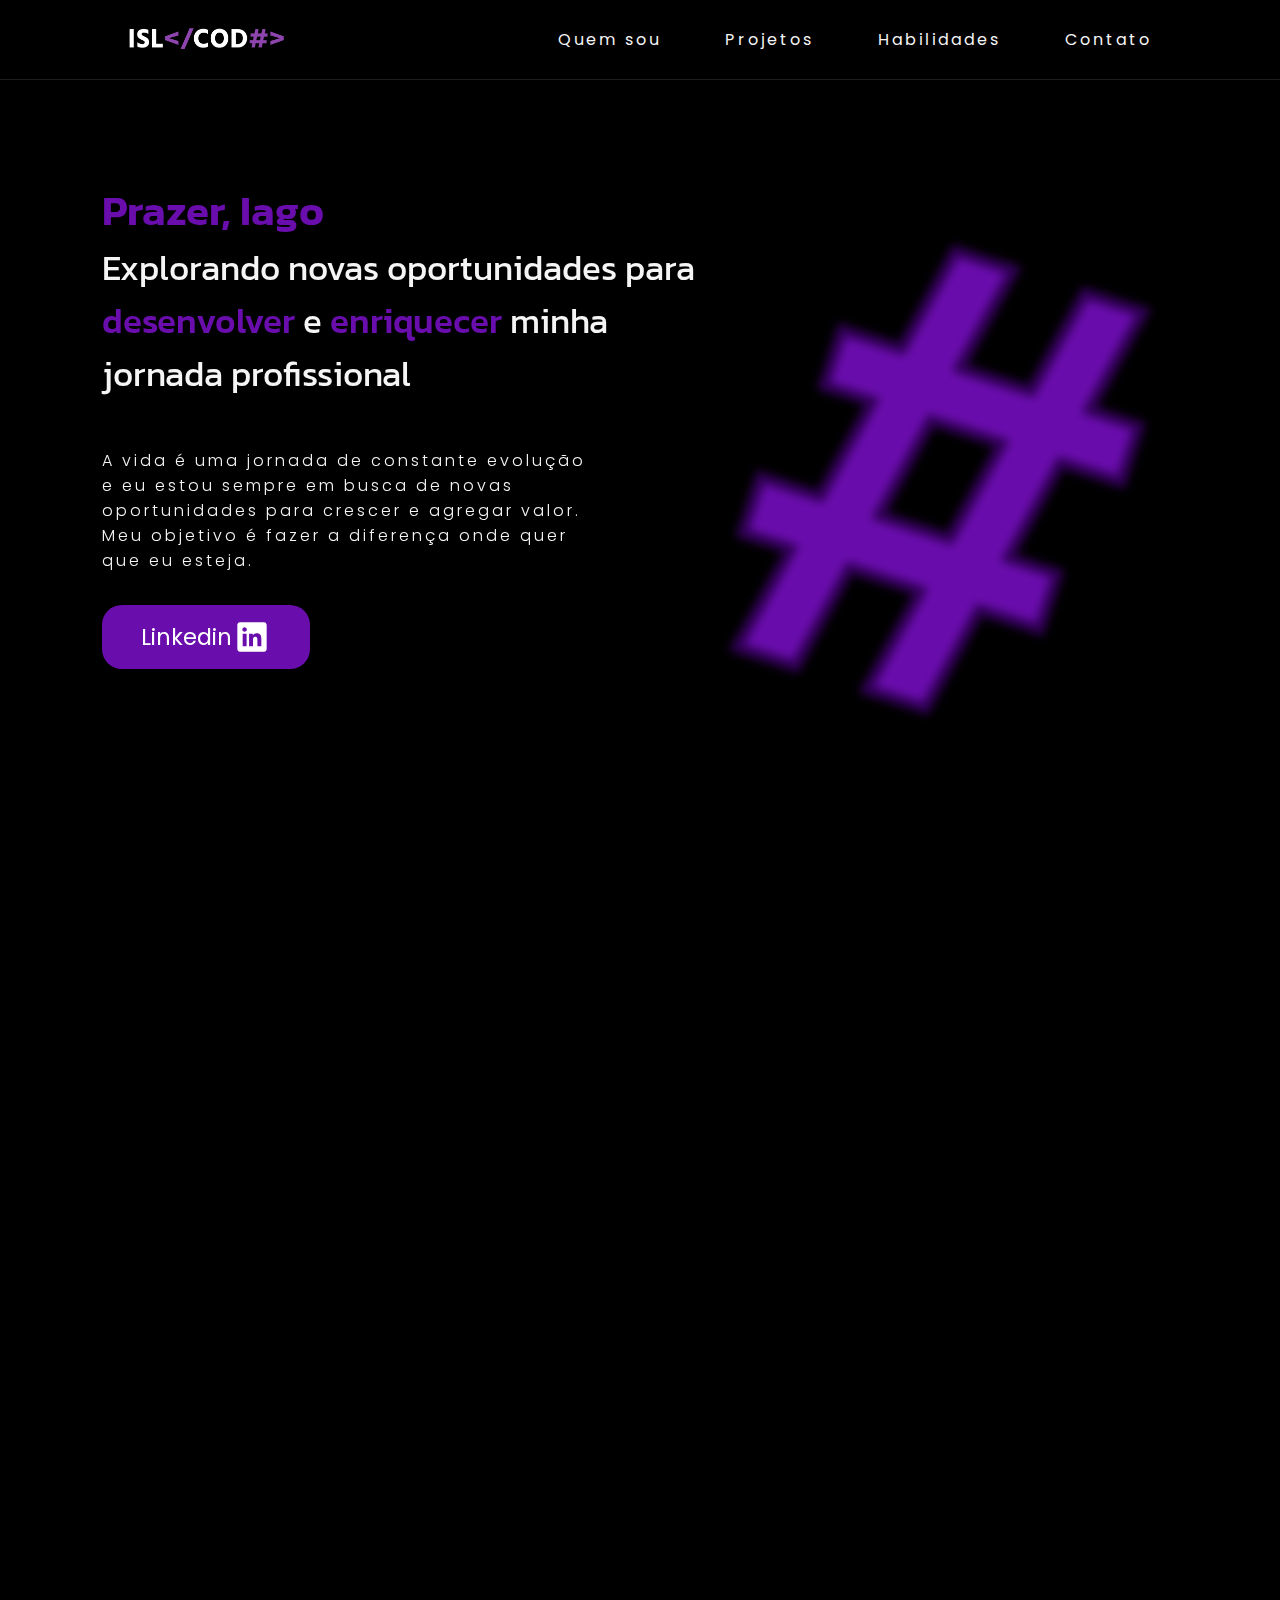
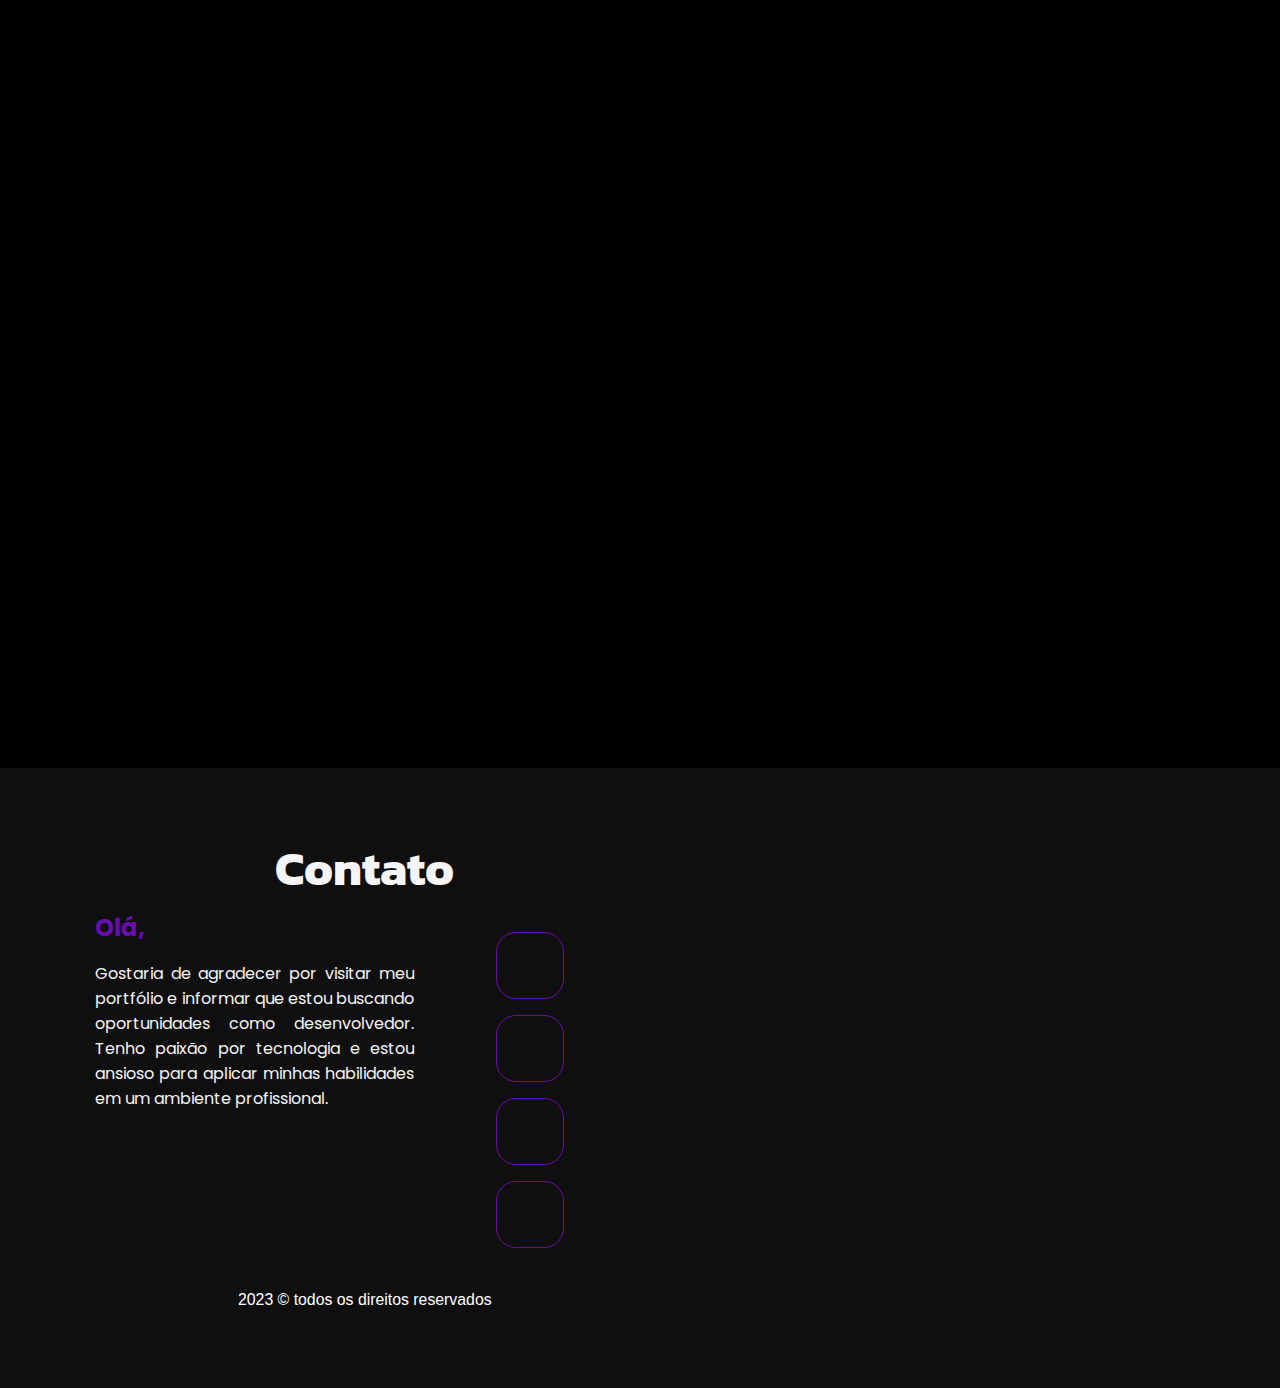
<file: index.html>
<!DOCTYPE html>
<html lang="PT-BR">

<head>
    <meta charset="UTF-8">
    <meta http-equiv="X-UA-Compatible" content="IE=edge">
    <meta name="viewport" content="width=device-width, initial-scale=1.0">
    <link rel="stylesheet" href="style/header.css">
    <link rel="stylesheet" href="style/responsive/res_header.css">
    <link rel="stylesheet" href="https://unpkg.com/aos@next/dist/aos.css" />

    <script defer src="js/header.js"></script>

    <link rel="stylesheet" href="style/index.css">
    <link rel="stylesheet" href="style/responsive/res_index.css">

    <link rel="apple-touch-icon" sizes="180x180" href="image/favicon/apple-touch-icon.png">
    <link rel="icon" type="image/png" sizes="32x32" href="image/favicon//favicon-32x32.png">
    <link rel="icon" type="image/png" sizes="16x16" href="image/favicon//favicon-16x16.png">
    <link rel="manifest" href="image/favicon//site.webmanifest">
    <title>Portfólio Iago Silva Lima</title>
</head>

<body>
    <header>
        <button class="btn_icon_header" onclick="toggleSidebar()">
            <svg xmlns="http://www.w3.org/2000/svg" width="30" height="30" fill="currentColor" class="bi bi-list"
                viewBox="0 0 16 16">
                <path fill-rule="evenodd"
                    d="M2.5 12a.5.5 0 0 1 .5-.5h10a.5.5 0 0 1 0 1H3a.5.5 0 0 1-.5-.5zm0-4a.5.5 0 0 1 .5-.5h10a.5.5 0 0 1 0 1H3a.5.5 0 0 1-.5-.5zm0-4a.5.5 0 0 1 .5-.5h10a.5.5 0 0 1 0 1H3a.5.5 0 0 1-.5-.5z" />
            </svg>
        </button>

        <div class="box_img_header">
            <a href="#">
                <img src="image/logo/logo_isl.webp" alt="img_logo">
            </a>
        </div>

        <nav id="navigation_header">
            <button class="btn_icon_header" onclick="toggleSidebar()">
                <svg xmlns="http://www.w3.org/2000/svg" width="30" height="30" fill="currentColor" class="bi bi-x"
                    viewBox="0 0 16 16">
                    <path
                        d="M4.646 4.646a.5.5 0 0 1 .708 0L8 7.293l2.646-2.647a.5.5 0 0 1 .708.708L8.707 8l2.647 2.646a.5.5 0 0 1-.708.708L8 8.707l-2.646 2.647a.5.5 0 0 1-.708-.708L7.293 8 4.646 5.354a.5.5 0 0 1 0-.708z" />
                </svg>
            </button>

            <a href="#top" class="button_header home">Inicio</a>
            <a href="#quem_sou" class="button_header" class="scroll-link">Quem sou</a>
            <a href="#projetos" class="button_header">Projetos</a>
            <a href="#habilidades" class="button_header">Habilidades</a>
            <a href="#contato" class="button_header">Contato</a>
        </nav>
    </header>


    <main tabindex="0" onclick="closedSideBar()" id="content" id="top">

        <section id="s_one">
            <div class="container_left" data-aos="fade-down">
                <div class="box_text_s_one">

                    <h1>Prazer, Iago</h1>

                    <h2>Explorando novas oportunidades para <span>desenvolver</span> e <span>enriquecer</span> minha jornada profissional</h2>

                </div>

                <div class="box_sub_text_s_one">

                    <p>A vida é uma jornada de constante evolução e eu estou
                        sempre em busca de novas oportunidades para crescer
                        e agregar valor. Meu objetivo é fazer a diferença
                        onde quer que eu esteja.
                    </p>

                    <a href="https://www.linkedin.com/in/iago-silva-7a6a90241/" target="_blank">Linkedin<img
                            src="image/icones/icons8-linkedin.svg" alt="linkedin"></a>

                </div>

            </div>

            <div class="container_right" data-aos="fade-down">
                <div class="box_img_s_one_logo_high">
                    <div class="img_s_one_logo_high"></div>
                </div>
            </div>
        </section>


        <div id="quem_sou"></div>
        <section id="s_two">
            <div class="container_quem_sou" data-aos="fade-down">
                <div class="container_left_s_two">
                    <p>quem eu sou ?</p>
                </div>

                <div class="container_right_s_two">
                    <div class="container_box_text_s_two">
                        <p>Eu sou...</p>

                        <h1>Iago Silva<img src="image/icones/icons8-hashtag-64.png" alt="#"></h1>

                        <h2>Desenvolvedor de Software</h2>

                        <h3>Meu nome é Iago Silva, tenho 20 anos e estou no 4º
                            semestre de Engenharia de Software. Sou apaixonado por
                            desenvolvimento de software e busco uma oportunidade que me
                            permita crescer e evoluir como profissional na área de
                            programação.
                        </h3>

                    </div>

                    <div class="box_redes">
                        <ul>
                            <a href="https://www.linkedin.com/in/iago-silva-7a6a90241/" target="_blank">
                                <li><img src="image/icones/icons8-linkedin-purple.svg" alt="" title="Linkedin"
                                        data-aos="fade-down-left">
                                </li>
                            </a>

                            <a href="https://github.com/Iagoolima" target="_blank">
                                <li><img src="image/icones/icons8-github.svg" alt="" title="GitHub"
                                        data-aos="fade-down-right">
                                </li>
                            </a>

                            <a href="mailto: iago.developer01@gmail.com">
                                <li><img src="image/icones/icons8-email-35.png" alt="" title="Email"
                                        data-aos="fade-down-right"></li>
                            </a>
                            </a>

                        </ul>

                    </div>

                </div>
            </div>

        </section>

        <div id="projetos"></div>
        <section id="s_three">
            <div class="container_project">
                <div class="box_title_project" data-aos="fade-down">
                    <h1>Projetos</h1>
                </div>

                <div class="container_box_project">
                    <div class="box_project box_two" data-aos="fade-down">
                        <h1>Clinica de Estética</h1>
                        <p>Sistema de agendamento e cadastro de pessoas utilizando ReactTS, NodeJS e PostgreSQL</p>
                        <a href="https://www.linkedin.com/posts/iago-silva-7a6a90241_javascript-react-estagio-activity-7105333653701849088-Rz9K?utm_source=share&utm_medium=member_desktop" target="_blank">Visualizar projeto</a>
                    </div>

                    <div class="box_project box_two" data-aos="fade-up">
                        <h1>Escola - Refeição</h1>
                        <p>Site e aplicativo para votação do cardapio do dia, desenvolvido em ReactJS e ReactNative, ExpressJS e MySQL </p>
                             <a href="https://www.linkedin.com/feed/update/urn:li:activity:7084545588565803009/" target="_blank">Visualizar projeto</a>
                    </div>

                    <div class="box_project box_two" data-aos="fade-up">
                        <h1>TimeFlow</h1>
                        <p>Sistema de cronometro para utilização nos estudos para aprimoramento das tarefas,
                            desenvolvido em ReactTS, NodeJS e PostgreSQ </p>
                             <a href="https://www.linkedin.com/feed/update/urn:li:activity:7107178907069526016/" target="_blank">Visualizar projeto</a>
                    </div>

                    <div class="box_project box_two" data-aos="fade-up">
                        <h1>API TheMealDB</h1>
                        <p>Site que faz busca de alimentos utilizando a API theMealDB, desenvolvido em React com typescript.</p>
                             <a href="https://www.islcode.com/apithemealdb/index.html" target="_blank">Visualizar projeto</a>
                    </div>

                    <div class="box_project box_two" data-aos="fade-up">
                        <h1>Flora Évora</h1>
                        <p>Site responsivo utilizando HTML, CSS e JavaScript para a Flora Évora, uma
                            empresa de jardinagem, com o objetivo de apresentar seus serviços e projetos de forma
                            interativa e atrativa para os usuários.</p>
                        <a href="https://www.floraevora.com.br" target="_blank">Visualizar projeto</a>
                    </div>

                    <div class="box_project box_two" data-aos="fade-up">
                        <h1>Preserve</h1>
                        <p>Site responsivo utilizando HTML, CSS e JavaScript para a preserve, uma
                            empresa de segurança do trabalho, com o objetivo de apresentar seus serviços e projetos de forma
                            interativa e atrativa para os usuários.</p>
                        <a href="https://www.preserveservice.com.br" target="_blank">Visualizar projeto</a>
                    </div>

                </div>
                <div class="box_project_github" data-aos="fade-up">
                    <a href="https://github.com/Iagoolima?tab=repositories" target="_blank">Visualize o código</a>
                </div>
            </div>
        </section>










        <div id="habilidades"></div>
        <section id="s_four">
            <div class="container_abilities">
                <div class="box_title_abilities" data-aos="fade-down">
                    <h1>Habilidades <span> #</span></h1>
                </div>

                <div class="container_box_abilities">
                    <div class="box_abilities box_html" data-aos="fade-down">
                        <div class="html_color position_img">
                            <img src="image/icones/habilidade/html/icons8-html-5-96.svg" alt="html">
                        </div>

                    </div>

                    <div class="box_abilities box_css" data-aos="fade-up">
                        <div class="css_color position_img">
                            <img src="image/icones/habilidade/css/icons8-css3-96.svg" alt="css">
                        </div>
                    </div>

                    <div class="box_abilities box_js" data-aos="fade-down">
                        <div class="js_color position_img">
                            <img src="image/icones/habilidade/js/icons8-javascript-96.svg" alt="js">
                        </div>
                    </div>

                    <div class="box_abilities box_node" data-aos="fade-up">
                        <div class="node_color position_img">
                            <img src="image/icones/habilidade/node/icons8-node-js-96.svg" alt="node">
                        </div>
                    </div>

                    <div class="box_abilities box_react" data-aos="fade-down">
                        <div class="react_color position_img">
                            <img src="image/icones/habilidade/react/icons8-reagir-96.svg" alt="react">
                        </div>
                    </div>

                    <div class="box_abilities box_ts" data-aos="fade-up">
                        <div class="ts_color position_img">
                            <img src="image/icones/habilidade/ts/icons8-typescript-96.svg" alt="ts">
                        </div>
                    </div>

                    <div class="box_abilities box_mysql" data-aos="fade-down">
                        <div class="mysql_color position_img">
                            <img src="image/icones/habilidade/mysql/icons8-logo-mysql-96.svg" alt="mysql">
                        </div>
                    </div>

                    <div class="box_abilities box_git" data-aos="fade-up">
                        <div class="git_color position_img">
                            <img src="image/icones/habilidade/git/icons8-git-96.svg" alt="git">
                        </div>
                    </div>

                    <div class="box_abilities box_linux" data-aos="fade-down">
                        <div class="linux_color position_img">
                            <img src="image/icones/habilidade/linux/icons8-linux-96.png" alt="linux">
                        </div>
                    </div>
                </div>

            </div>
        </section>

    </main>
    <div id="contato"></div>
    <footer id="footer">
        <div class="container_left_footer">
            <div class="box_title_footer">
                <h1>Contato</h1>
            </div>

            <div class="content_footer">
                <div class="box_text_footer">
                    <h2>Olá,</h2>
                    <p>
                        Gostaria de agradecer por visitar meu portfólio e
                        informar que estou buscando oportunidades como
                        desenvolvedor.
                        Tenho paixão por tecnologia e estou ansioso para aplicar
                        minhas habilidades em um ambiente profissional.
                    </p>

                    <!-- <a href="Iago Silva.pdf"  target="_blank">Currículo <img
                            src="image/icones/icons8-currículo-35.png" alt="Baixar currículo"></a> -->
                </div>

                <div class="box_redes_footer">
                    <ul>
                        <a href="mailto: iago.developer01@gmail.com">
                            <li><img src="image/icones/icons8-email-35.png" alt="email" title="Email"
                                    data-aos="fade-down">
                            </li>
                        </a>

                        <a href="https://api.whatsapp.com/send?phone=5511961738366&text=Ol%C3%A1%21+estou+no+seu+Portf%C3%B3lio+e+gostaria+de+conversar."
                            target="_blank">
                            <li><img src="image/icones/icons8-whatsapp.svg" alt="Whatsapp" title="Whatsapp"
                                    data-aos="fade-down">
                            </li>
                        </a>

                        <a href="https://www.linkedin.com/in/iago-silva-7a6a90241/" target="_blank">
                            <li><img src="image/icones/icons8-linkedin-purple.svg" alt="linkedin" title="Linkedin"
                                    data-aos="fade-down">
                            </li>
                        </a>

                        <a href="https://github.com/Iagoolima" target="_blank">
                            <li><img src="image/icones/icons8-github.svg" alt="github" title="GitHub"
                                    data-aos="fade-down">
                            </li>
                        </a>
                    </ul>
                </div>
            </div>

            <div class="sub_footer">
                <p>2023 &copy; todos os direitos reservados</p>
            </div>
        </div>
        <div class="container_right_footer"></div>
    </footer>

</body>

<script src="https://unpkg.com/aos@next/dist/aos.js"></script>
<script>
    AOS.init({
        duration: 2000,
        offset: 20
    });
</script>

</html>
</file>
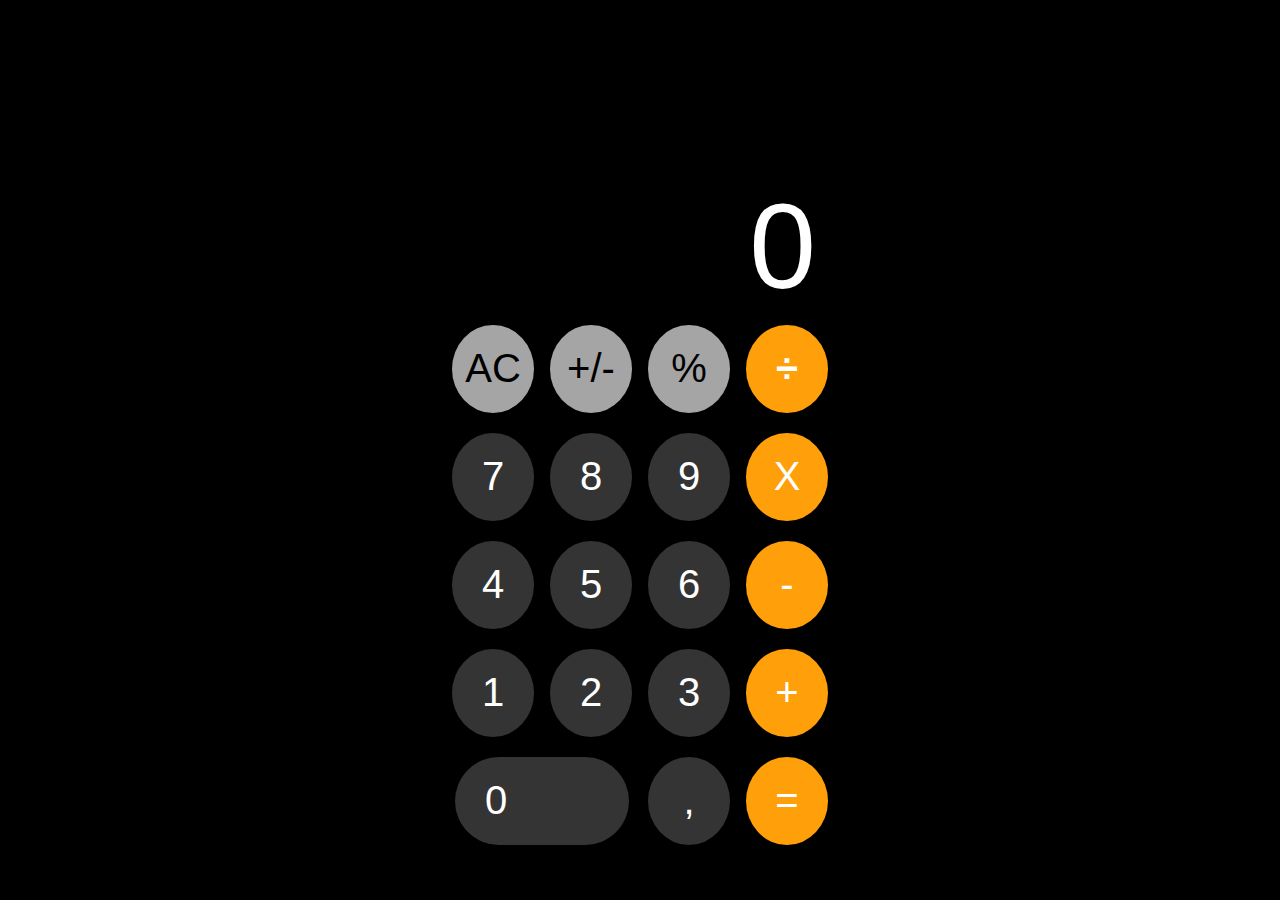
<file: calculadora_iphone/index.html>
<!DOCTYPE html>
<html lang="pt-br">
<head>
    <meta charset="UTF-8">
    <meta http-equiv="X-UA-Compatible" content="IE=edge">
    <meta name="viewport" content="width=device-width, initial-scale=1.0">
    <link rel="stylesheet" href="style.css">
    <script defer src="script.js"></script>
    <title>Calculadora IOS</title>
</head>
<body>              <!-- Resolução para iphone 12 PRO (ajustar no modo de resposividade no navegador) -->
    <div class="container">
        <div class="result">
            <p id="resultNumber">0</p>
        </div>
        <div class="buttons">
            <button class="item item1 clean" onclick="clean()">AC</button>
            <button class="item item1 sign" onclick="sign()">+/-</button>
            <button class="item item1 percentage" onclick="percetage(100)">%</button>
            <button class="item item2 div" onclick="calculate('/')"><b>&divide; </b></button>
            <button class="item numbers" onclick="insert('7')">7</button>
            <button class="item numbers" onclick="insert('8')">8</button>
            <button class="item numbers" onclick="insert('9')">9</button>
            <button class="item item2 mult" onclick="calculate('*')">X</button>
            <button class="item numbers" onclick="insert('4')">4</button>
            <button class="item numbers" onclick="insert('5')">5</button>
            <button class="item numbers" onclick="insert('6')">6</button>
            <button class="item item2 sub" onclick="calculate('-')">-</button>
            <button class="item numbers" onclick="insert('1')">1</button>
            <button class="item numbers" onclick="insert('2')">2</button>
            <button class="item numbers" onclick="insert('3')">3</button>
            <button class="item item2 plus" onclick="calculate('+')">+</button>
            <button class="item numbers zero" onclick="insert('0')">0</button>
            <button class="item comma" onclick="comma()">,</button>
            <button class="item item2 equals" onclick="result()">=</button>
            
            
            
        </div>
    </div>
    
</body>
</html>
</file>
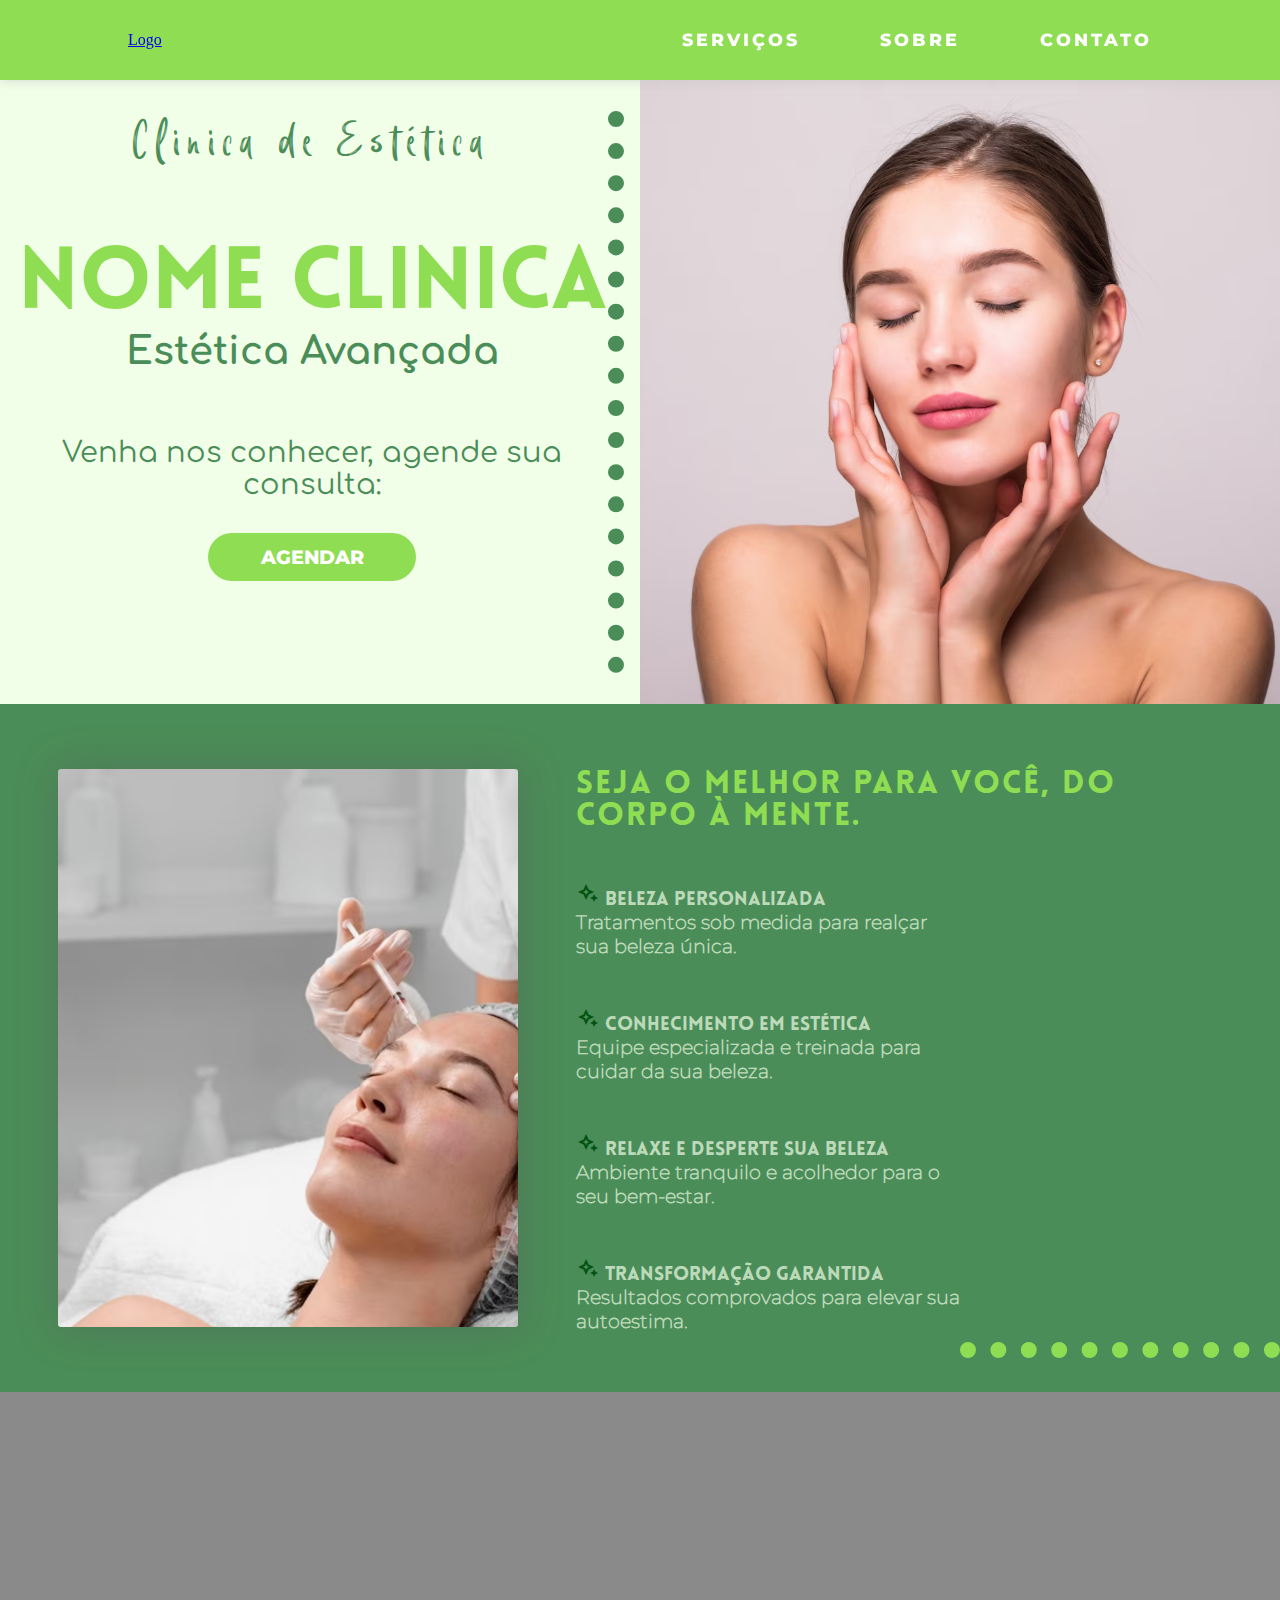
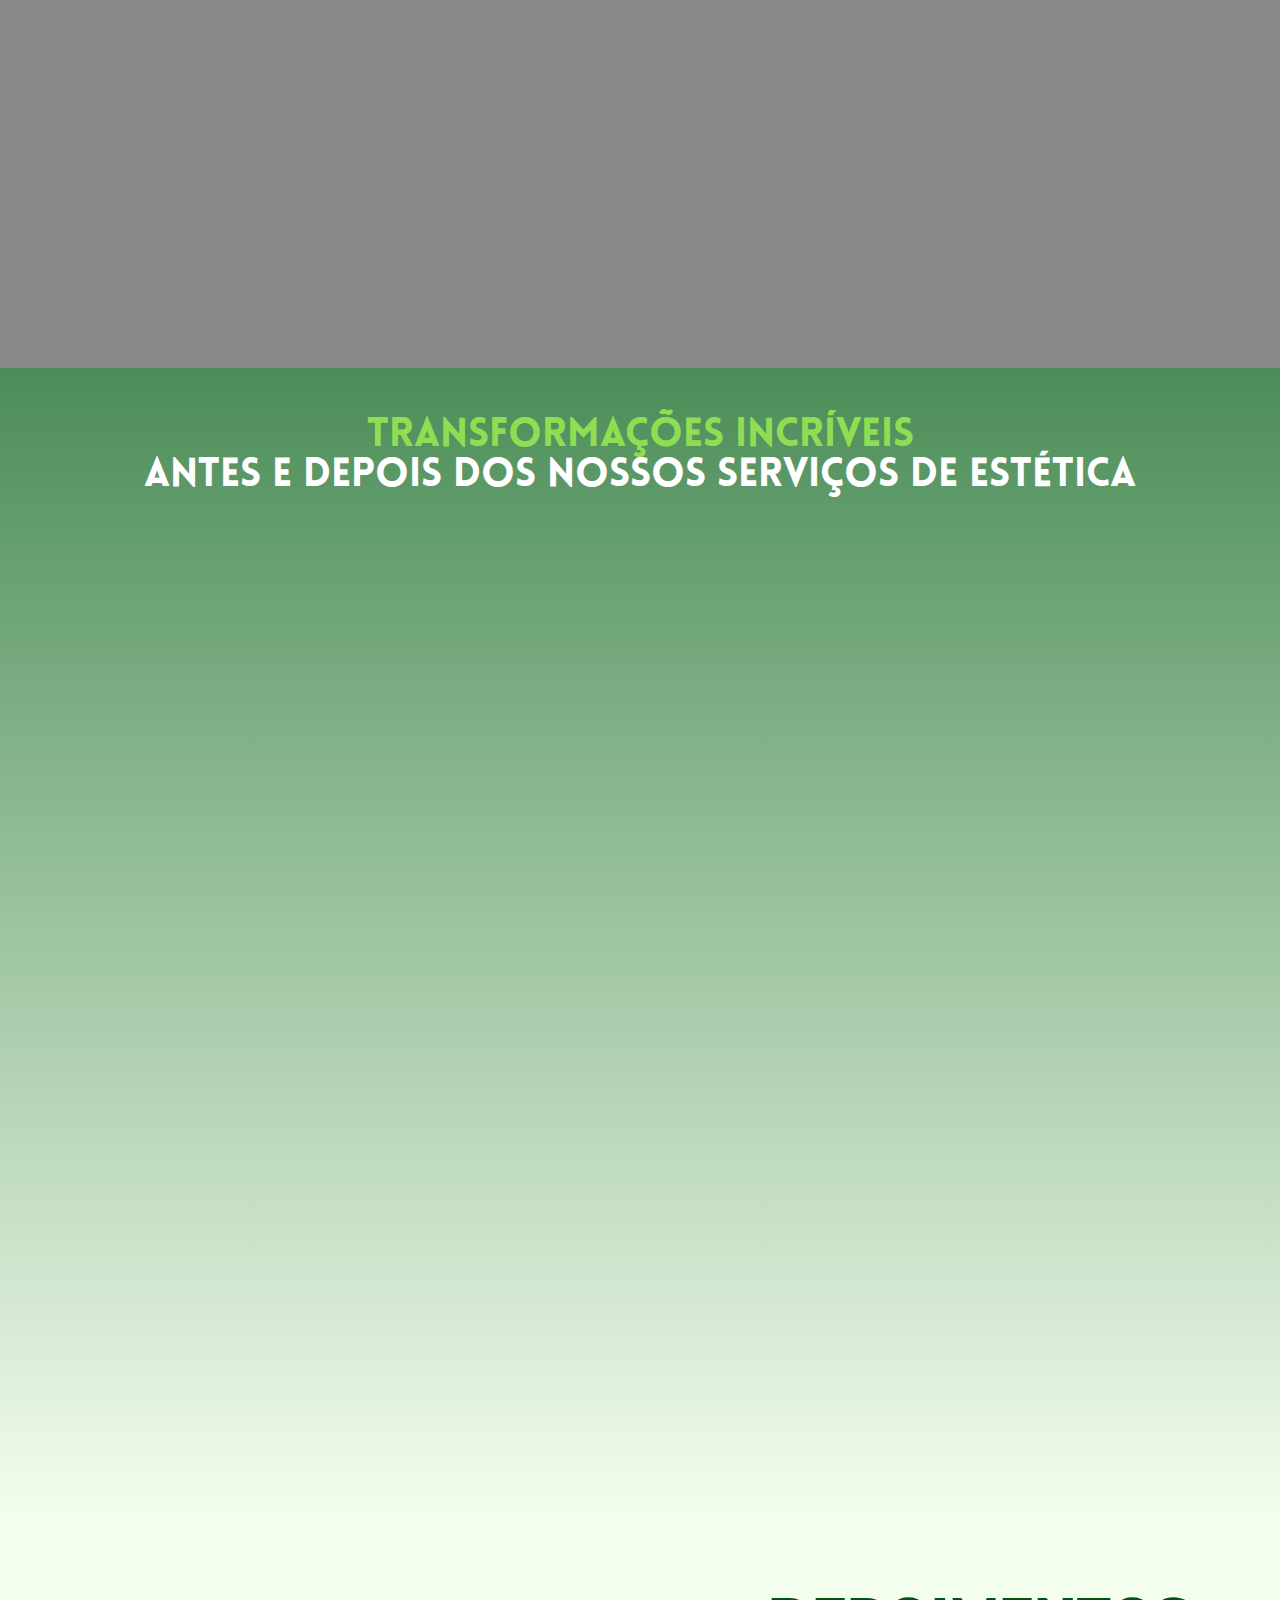
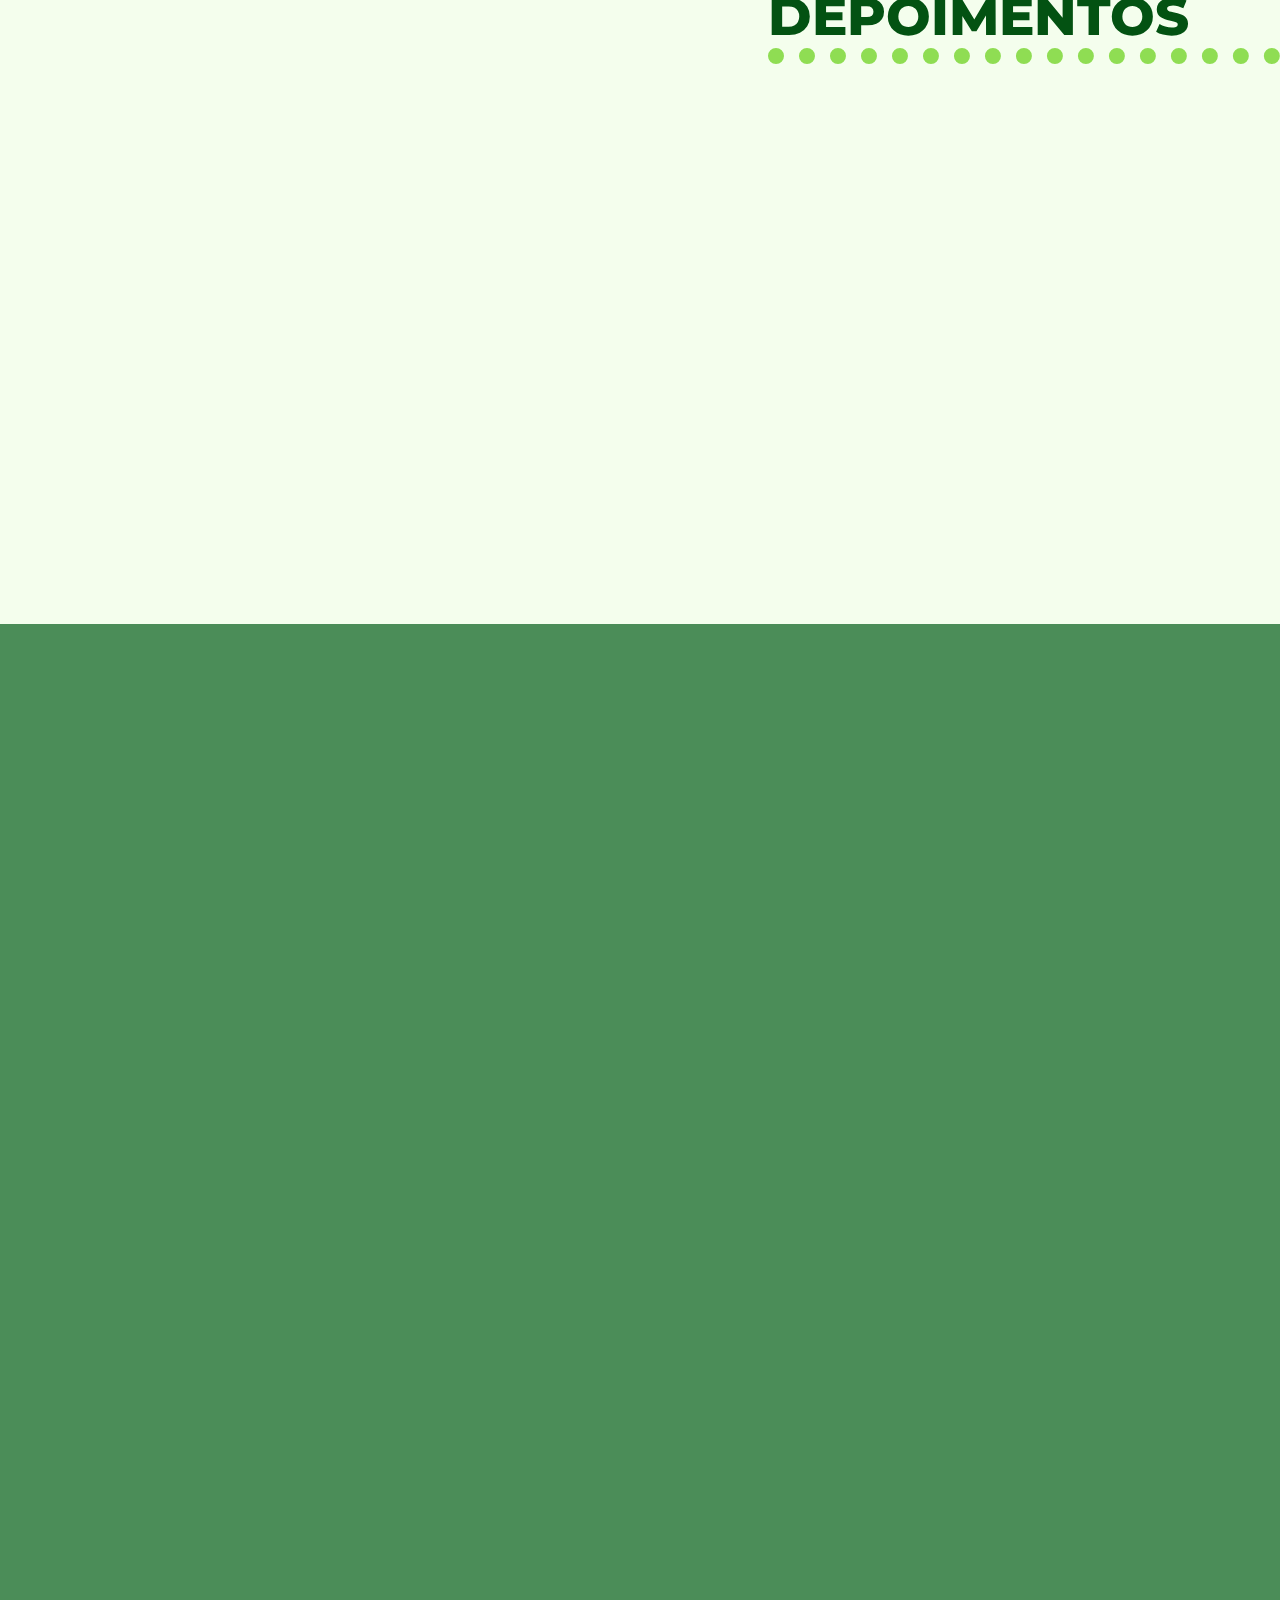
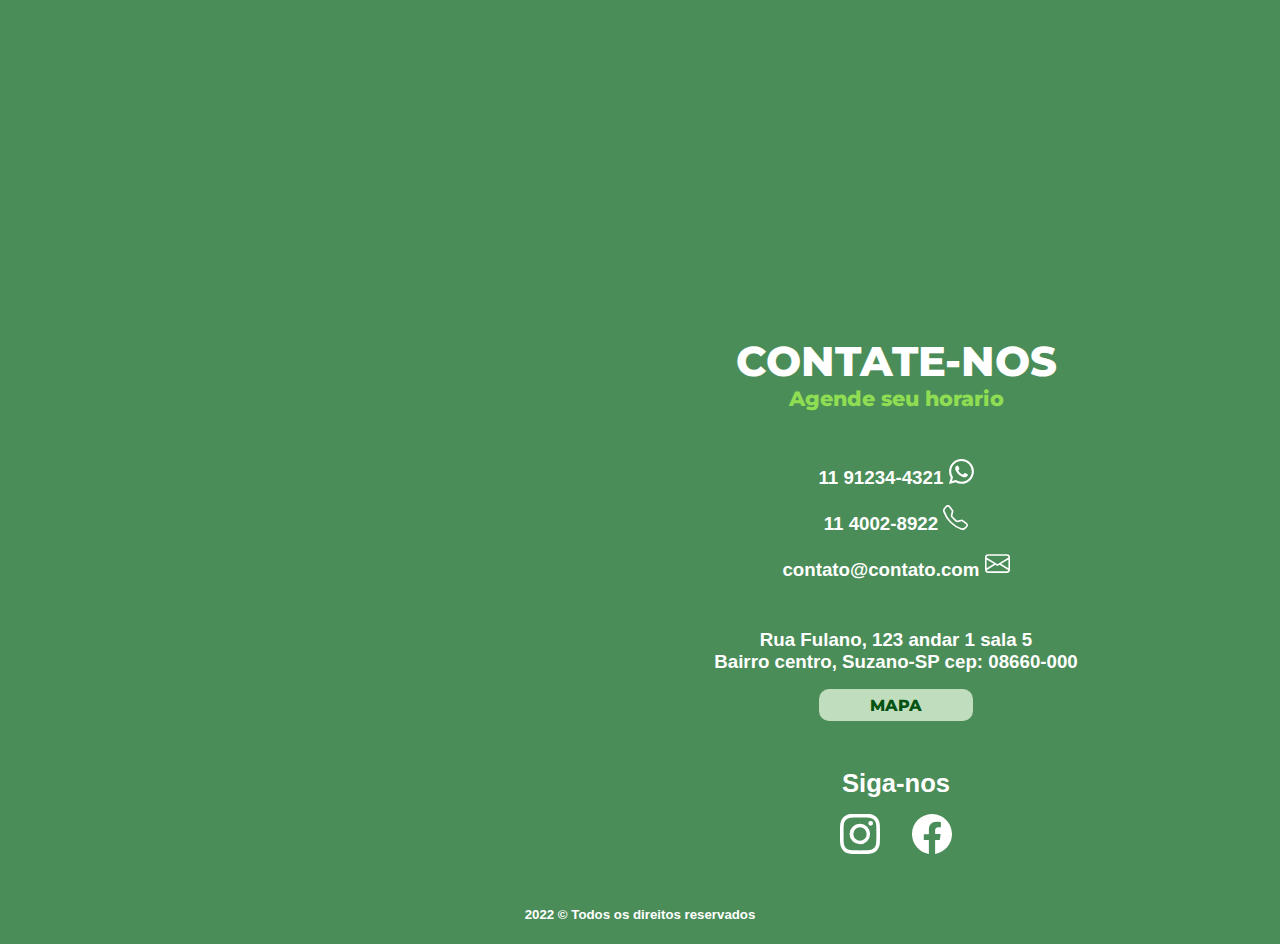
<file: clinica-estetica/index.html>
<!DOCTYPE html>
<html lang="pt-br">

<head>
    <meta charset="UTF-8">
    <meta http-equiv="X-UA-Compatible" content="IE=edge">
    <meta name="viewport" content="width=device-width, initial-scale=1.0">
    <title>Clinica</title>
    <link rel="stylesheet" href="index.css">
    <link rel="stylesheet" href="header.css">
    <link rel="stylesheet" href="responsive_header.css">
    <link rel="stylesheet" href="responsive_index.css">
    <link rel="stylesheet" href="https://unpkg.com/aos@next/dist/aos.css" />
    <link rel="shortcut icon" href="img/img_favicon.ico">
    <link rel="stylesheet"
        href="https://fonts.googleapis.com/css2?family=Material+Symbols+Outlined:opsz,wght,FILL,GRAD@48,400,0,0" />
</head>

<body>
    <header>
        <button class="btn_icon_header" onclick="toggleSidebar()">
            <svg xmlns="http://www.w3.org/2000/svg" width="30" height="30" fill="currentColor" class="bi bi-list"
                viewBox="0 0 16 16">
                <path fill-rule="evenodd"
                    d="M2.5 12a.5.5 0 0 1 .5-.5h10a.5.5 0 0 1 0 1H3a.5.5 0 0 1-.5-.5zm0-4a.5.5 0 0 1 .5-.5h10a.5.5 0 0 1 0 1H3a.5.5 0 0 1-.5-.5zm0-4a.5.5 0 0 1 .5-.5h10a.5.5 0 0 1 0 1H3a.5.5 0 0 1-.5-.5z" />
            </svg>
        </button>

        <div class="box_img_header">
            <a href="#top">
            <!-- <img src="img/logo_ewestudio.png" alt="img_logo"> -->
            <span>Logo</span>
            </a>
        </div>

        <nav id="navigation_header">
            <button class="btn_icon_header" onclick="toggleSidebar()">
                <svg xmlns="http://www.w3.org/2000/svg" width="30" height="30" fill="currentColor" class="bi bi-x"
                    viewBox="0 0 16 16">
                    <path
                        d="M4.646 4.646a.5.5 0 0 1 .708 0L8 7.293l2.646-2.647a.5.5 0 0 1 .708.708L8.707 8l2.647 2.646a.5.5 0 0 1-.708.708L8 8.707l-2.646 2.647a.5.5 0 0 1-.708-.708L7.293 8 4.646 5.354a.5.5 0 0 1 0-.708z" />
                </svg>
            </button>

            <a href="#top" class="button_header home">HOME</a>
            <a href="#servicos" class="button_header" class="scroll-link">SERVIÇOS</a>
            <a href="#sobre" class="button_header">SOBRE</a>
            <a href="#contato" class="button_header">CONTATO</a>
        </nav>
    </header>

    <main tabindex="0" onclick="closedSideBar()" id="content" id="top">
        <section class="main_one">
            <div class="container_left box_one">
                <div class="box_main_one_text">
                    <div class="sub_top_title_text default_text_title">
                        <p>Clinica de Estética</p>
                    </div>
                    <div class="title_text default_text_title">
                        <h1>Nome Clinica</h1>
                        <h2> Estética Avançada</h2>
                    </div>
                    <div class="sub_low_title_text default_text_title">
                        <p>Venha nos conhecer, agende sua consulta:</p>
                    <a href=""
                            target="_blank">AGENDAR</a>
                    </div>
                </div>
            </div>

            <div class="container_right box_one">

            </div>
            
        </section >





       





        <section class="main_two">
            
            <div class="container_left_two">
                <div class="img_main_two_left" data-aos="fade-right"></div>
            </div>

            <div class="container_mid_two">
                <div class="box_text_two_mid">

                    <h3>Seja o melhor para você, do corpo à mente.</h3>

                    <h2><span class="material-symbols-outlined">
                            magic_button
                        </span><span class="title_main_two"> BELEZA PERSONALIZADA </span> <br> Tratamentos sob medida
                        para realçar sua beleza única.</h2>
                    <h2><span class="material-symbols-outlined">
                            magic_button
                        </span><span class="title_main_two"> CONHECIMENTO EM ESTÉTICA</span> <br> Equipe especializada e
                        treinada para cuidar da sua beleza.</h2>
                    <h2><span class="material-symbols-outlined">
                            magic_button
                        </span><span class="title_main_two"> RELAXE E DESPERTE SUA BELEZA</span><br> Ambiente tranquilo
                        e acolhedor para o seu bem-estar.</h2>
                    <h2><span class="material-symbols-outlined">
                            magic_button
                        </span><span class="title_main_two"> TRANSFORMAÇÃO GARANTIDA</span><br> Resultados comprovados
                        para elevar sua autoestima.</h2>

                </div>
            </div>

            <div class="container_right_two">
                <div class="img_main_two_right" data-aos="fade-left" >

                </div>
            </div >

        </section>
        
        <div id="servicos"></div>

        <section class="main_three" >
            <div class="container_left_three" >
                <div class="box_text_left_three"  data-aos="fade-right">
                    <h1><span>Transforme-se <br></span> Descubra nossos tratamentos estéticos exclusivos</h1>
                </div>

            </div>
            <div class="container_right_three">
                <div class="box_text_right_three" data-aos="fade-left">
                    <h2><span>&#9734;</span><span class="title_main_three"> MICROAGULHAMENTO</span> <br> Estimula a
                        produção de colágeno, melhorando a textura e firmeza da pele.</h2>
                    <h2><span>&#9734;</span><span class="title_main_three"> PREENCHIMENTO FACIAL</span> <br> Preenche
                        áreas do rosto com volume perdido, como sulcos nasolabiais e rugas.</h2>
                    <h2><span>&#9734;</span><span class="title_main_three"> TOXINA BOTULÍNICA</span><br> Suaviza linhas
                        de expressão do rosto.</h2>
                    <h2><span>&#9734;</span><span class="title_main_three"> CRIOTERAPIA FACIAL</span><br> Reduz inchaço
                        e olheiras.</h2>

                </div>
            </div>



        </section>




















        <section class="main_four">
            <div class="box_title_four">
                <h1><span>Transformações incríveis </span><br> Antes e depois dos nossos serviços de estética</h1>
            </div>
            <div class="container_card_four" data-aos="fade-bottom">
                <div class="box_card_four" data-aos="fade-bottom">
                    <img src="img/img_main_card_four.avif" alt="">
                    <div class="box_text_card_four">
                        <h2>TITULO</h2>
                        <h3>descrição</h3>
                        <h4>Iago Silva</h4>
                    </div>
                </div>
                <div class="box_card_four" data-aos="fade-bottom">
                    <img src="img/img_main_card_four_2.avif" alt="">
                    <div class="box_text_card_four">
                        <h2>TITULO</h2>
                        <h3>descrição</h3>
                        <h4>Iago Silva</h4>
                    </div>
                </div>
                <div class="box_card_four" data-aos="fade-bottom">
                    <img src="img/img_main_card_four_3.avif" alt="">
                    <div class="box_text_card_four">
                        <h2>TITULO</h2>
                        <h3>descrição</h3>
                        <h4>Iago Silva</h4>
                    </div>
                </div>
                <div class="box_card_four" data-aos="fade-bottom">
                    <img src="img/img_main_card_four_4.avif" alt="">
                    <div class="box_text_card_four">
                        <h2>TITULO</h2>
                        <h3>descrição</h3>
                        <h4>Iago Silva</h4>
                    </div>
                </div>
                <div class="box_card_four" data-aos="fade-bottom">
                    <img src="img/img_main_card_four_5.avif" alt="">
                    <div class="box_text_card_four">
                        <h2>TITULO</h2>
                        <h3>descrição</h3>
                        <h4>Iago Silva</h4>
                    </div>
                </div>
                <div class="box_card_four" data-aos="fade-bottom">
                    <img src="img/img_main_card_four_6.avif" alt="">
                    <div class="box_text_card_four">
                        <h2>TITULO</h2>
                        <h3>descrição</h3>
                        <h4>Iago Silva</h4>
                    </div>
                </div>




            </div>


        </section>


















        <section class="main_five">
            <div class="container_left_five" data-aos="fade-right">

                <div class="box_card_five">
                    <img src="img/img_main_card_five.avif" alt="">
                    <div class="box_text_card_five">
                        <h2>IAGO SILVA</h2>
                        <h3>descrição</h3>
                    </div>
                </div>
                <div class="box_card_five">
                    <img src="img/img_main_card_five_2.avif" alt="">
                    <div class="box_text_card_five">
                        <h2>IAGO SILVA</h2>
                        <h3>descrição</h3>
                    </div>
                </div>
                <div class="box_card_five">
                    <img src="img/img_main_card_five_3.avif" alt="">
                    <div class="box_text_card_five">
                        <h2>IAGO SILVA</h2>
                        <h3>descrição</h3>
                    </div>
                </div>
                <div class="box_card_five">
                    <img src="img/img_main_card_five_4.jpg" alt="">
                    <div class="box_text_card_five">
                        <h2>IAGO SILVA</h2>
                        <h3>descrição</h3>
                    </div>
                </div>



            </div>
            <div class="container_right_five">
                <h1>DEPOIMENTOS</h1>

            </div>

        </section>
















        <div id="sobre" class="scroll-link"></div>

        <section class="main_six">
            <div class="box_title_six" data-aos="fade-top">
                <h1>SOBRE</h1>
            </div>

            <div class="container_top_six" data-aos="fade-top">
                <p>Lorem ipsum dolor sit amet consectetur adipisicing elit. Error exercitationem quidem maiores
                    provident aperiam quod amet nesciunt fuga sed minima at consequuntur ullam, eius culpa, iusto illo
                    earum et laudantium qui dolorem commodi delectus nobis. Perspiciatis tempora aliquam saepe, officiis
                    veniam fugiat maxime ipsum a perferendis quibusdam aut autem cum dolorem eos itaque asperiores,
                    doloremque cumque dicta accusantium. Cupiditate, autem.</p>
            </div>
            <div class="container_bottom_six">


                <div class="container_bottom_left_six" data-aos="fade-top">

                    <h1><span>Nossas</span> <br> profissionais</h1>
                    <div class="container_box_card_six">
                        <div class="box_card_six">
                            <img src="img/img_main_card_five_2.avif" alt="">
                            <div class="box_text_card_six">
                                <h2>Fabiola</h2>
                                <h3>ESTETICISTA</h3>
                            </div>
                        </div>
                        <div class="box_card_six">
                            <img src="img/img_main_card_five_2.avif" alt="">
                            <div class="box_text_card_six">
                                <h2>Pietra</h2>
                                <h3>ESTETICISTA</h3>
                            </div>
                        </div>
                        <div class="box_card_six">
                            <img src="img/img_main_card_five_2.avif" alt="">
                            <div class="box_text_card_six">
                                <h2>Juliana</h2>
                                <h3>ESTETICISTA</h3>
                            </div>
                        </div>
                        <div class="box_card_six">
                            <img src="img/img_main_card_five_2.avif" alt="">
                            <div class="box_text_card_six">
                                <h2>thais</h2>
                                <h3>ESTETICISTA</h3>
                            </div>
                        </div>

                    </div>
                </div>

                <div class="container_bottom_right_six">

                </div>


            </div>

        </section>

        <div id="contato"></div>
        <footer>
            <div class="container_footer">
                <div class="container_left_footer"></div>
                <div class="container_right_footer">
                    <div class="box_contact">
                        <h1>CONTATE-NOS</h1>
                        <h4>Agende seu horario</h4>
                    </div>

                    <div class="box_numbers">
                      
                        <a href=""
                            target="_blank">
                            <h3>11 91234-4321 <svg xmlns="http://www.w3.org/2000/svg" width="25" height="25"
                                    fill="currentColor" class="bi bi-whatsapp" viewBox="0 0 16 16">
                                    <path
                                        d="M13.601 2.326A7.854 7.854 0 0 0 7.994 0C3.627 0 .068 3.558.064 7.926c0 1.399.366 2.76 1.057 3.965L0 16l4.204-1.102a7.933 7.933 0 0 0 3.79.965h.004c4.368 0 7.926-3.558 7.93-7.93A7.898 7.898 0 0 0 13.6 2.326zM7.994 14.521a6.573 6.573 0 0 1-3.356-.92l-.24-.144-2.494.654.666-2.433-.156-.251a6.56 6.56 0 0 1-1.007-3.505c0-3.626 2.957-6.584 6.591-6.584a6.56 6.56 0 0 1 4.66 1.931 6.557 6.557 0 0 1 1.928 4.66c-.004 3.639-2.961 6.592-6.592 6.592zm3.615-4.934c-.197-.099-1.17-.578-1.353-.646-.182-.065-.315-.099-.445.099-.133.197-.513.646-.627.775-.114.133-.232.148-.43.05-.197-.1-.836-.308-1.592-.985-.59-.525-.985-1.175-1.103-1.372-.114-.198-.011-.304.088-.403.087-.088.197-.232.296-.346.1-.114.133-.198.198-.33.065-.134.034-.248-.015-.347-.05-.099-.445-1.076-.612-1.47-.16-.389-.323-.335-.445-.34-.114-.007-.247-.007-.38-.007a.729.729 0 0 0-.529.247c-.182.198-.691.677-.691 1.654 0 .977.71 1.916.81 2.049.098.133 1.394 2.132 3.383 2.992.47.205.84.326 1.129.418.475.152.904.129 1.246.08.38-.058 1.171-.48 1.338-.943.164-.464.164-.86.114-.943-.049-.084-.182-.133-.38-.232z" />
                                </svg>
                            </h3>
                        </a>


                        <h3> <a href="tel:11 4123-0000">11 4002-8922</a> <svg xmlns="http://www.w3.org/2000/svg"
                                width="25" height="25" fill="currentColor" class="bi bi-telephone" viewBox="0 0 16 16">
                                <path
                                    d="M3.654 1.328a.678.678 0 0 0-1.015-.063L1.605 2.3c-.483.484-.661 1.169-.45 1.77a17.568 17.568 0 0 0 4.168 6.608 17.569 17.569 0 0 0 6.608 4.168c.601.211 1.286.033 1.77-.45l1.034-1.034a.678.678 0 0 0-.063-1.015l-2.307-1.794a.678.678 0 0 0-.58-.122l-2.19.547a1.745 1.745 0 0 1-1.657-.459L5.482 8.062a1.745 1.745 0 0 1-.46-1.657l.548-2.19a.678.678 0 0 0-.122-.58L3.654 1.328zM1.884.511a1.745 1.745 0 0 1 2.612.163L6.29 2.98c.329.423.445.974.315 1.494l-.547 2.19a.678.678 0 0 0 .178.643l2.457 2.457a.678.678 0 0 0 .644.178l2.189-.547a1.745 1.745 0 0 1 1.494.315l2.306 1.794c.829.645.905 1.87.163 2.611l-1.034 1.034c-.74.74-1.846 1.065-2.877.702a18.634 18.634 0 0 1-7.01-4.42 18.634 18.634 0 0 1-4.42-7.009c-.362-1.03-.037-2.137.703-2.877L1.885.511z" />
                            </svg>
                        </h3>

                        <h3><a href=""> contato@contato.com </a><svg
                                xmlns="http://www.w3.org/2000/svg" width="25" height="25" fill="currentColor"
                                class="bi bi-envelope" viewBox="0 0 16 16">
                                <path
                                    d="M0 4a2 2 0 0 1 2-2h12a2 2 0 0 1 2 2v8a2 2 0 0 1-2 2H2a2 2 0 0 1-2-2V4Zm2-1a1 1 0 0 0-1 1v.217l7 4.2 7-4.2V4a1 1 0 0 0-1-1H2Zm13 2.383-4.708 2.825L15 11.105V5.383Zm-.034 6.876-5.64-3.471L8 9.583l-1.326-.795-5.64 3.47A1 1 0 0 0 2 13h12a1 1 0 0 0 .966-.741ZM1 11.105l4.708-2.897L1 5.383v5.722Z" />
                            </svg>

                        </h3>
                    </div>

                    <div class="box_address">
                        <h3>Rua Fulano, 123 andar 1 sala 5 <br>
                            Bairro centro, Suzano-SP cep: 08660-000</h3>
                        <a href="">MAPA</a>
                    </div>

                    <div class="box_social_media">
                        <h3>Siga-nos </h3>
                        <div class="box_icons">
                            <a href="" target="_blank"><svg
                                    xmlns="http://www.w3.org/2000/svg" width="40" height="40" fill="currentColor"
                                    class="bi bi-instagram" viewBox="0 0 16 16">
                                    <path
                                        d="M8 0C5.829 0 5.556.01 4.703.048 3.85.088 3.269.222 2.76.42a3.917 3.917 0 0 0-1.417.923A3.927 3.927 0 0 0 .42 2.76C.222 3.268.087 3.85.048 4.7.01 5.555 0 5.827 0 8.001c0 2.172.01 2.444.048 3.297.04.852.174 1.433.372 1.942.205.526.478.972.923 1.417.444.445.89.719 1.416.923.51.198 1.09.333 1.942.372C5.555 15.99 5.827 16 8 16s2.444-.01 3.298-.048c.851-.04 1.434-.174 1.943-.372a3.916 3.916 0 0 0 1.416-.923c.445-.445.718-.891.923-1.417.197-.509.332-1.09.372-1.942C15.99 10.445 16 10.173 16 8s-.01-2.445-.048-3.299c-.04-.851-.175-1.433-.372-1.941a3.926 3.926 0 0 0-.923-1.417A3.911 3.911 0 0 0 13.24.42c-.51-.198-1.092-.333-1.943-.372C10.443.01 10.172 0 7.998 0h.003zm-.717 1.442h.718c2.136 0 2.389.007 3.232.046.78.035 1.204.166 1.486.275.373.145.64.319.92.599.28.28.453.546.598.92.11.281.24.705.275 1.485.039.843.047 1.096.047 3.231s-.008 2.389-.047 3.232c-.035.78-.166 1.203-.275 1.485a2.47 2.47 0 0 1-.599.919c-.28.28-.546.453-.92.598-.28.11-.704.24-1.485.276-.843.038-1.096.047-3.232.047s-2.39-.009-3.233-.047c-.78-.036-1.203-.166-1.485-.276a2.478 2.478 0 0 1-.92-.598 2.48 2.48 0 0 1-.6-.92c-.109-.281-.24-.705-.275-1.485-.038-.843-.046-1.096-.046-3.233 0-2.136.008-2.388.046-3.231.036-.78.166-1.204.276-1.486.145-.373.319-.64.599-.92.28-.28.546-.453.92-.598.282-.11.705-.24 1.485-.276.738-.034 1.024-.044 2.515-.045v.002zm4.988 1.328a.96.96 0 1 0 0 1.92.96.96 0 0 0 0-1.92zm-4.27 1.122a4.109 4.109 0 1 0 0 8.217 4.109 4.109 0 0 0 0-8.217zm0 1.441a2.667 2.667 0 1 1 0 5.334 2.667 2.667 0 0 1 0-5.334z" />
                                </svg></a>

                            <a href="" target="_blank"><svg
                                    xmlns="http://www.w3.org/2000/svg" width="40" height="40" fill="currentColor"
                                    class="bi bi-facebook" viewBox="0 0 16 16">
                                    <path
                                        d="M16 8.049c0-4.446-3.582-8.05-8-8.05C3.58 0-.002 3.603-.002 8.05c0 4.017 2.926 7.347 6.75 7.951v-5.625h-2.03V8.05H6.75V6.275c0-2.017 1.195-3.131 3.022-3.131.876 0 1.791.157 1.791.157v1.98h-1.009c-.993 0-1.303.621-1.303 1.258v1.51h2.218l-.354 2.326H9.25V16c3.824-.604 6.75-3.934 6.75-7.951z" />
                                </svg> </a>
                        </div>
                    </div>
                </div>

            </div>
            <div class="sub_footer">
                <h5>2022 &copy Todos os direitos reservados  </h5>
            </div>
        </footer>
    </main>

</body>
<script src="script_header.js"></script>
<script src="https://unpkg.com/aos@next/dist/aos.js"></script>
    <script>
      AOS.init({
        duration: 1200,
        offset:50
      });
    </script>

</html>
</file>
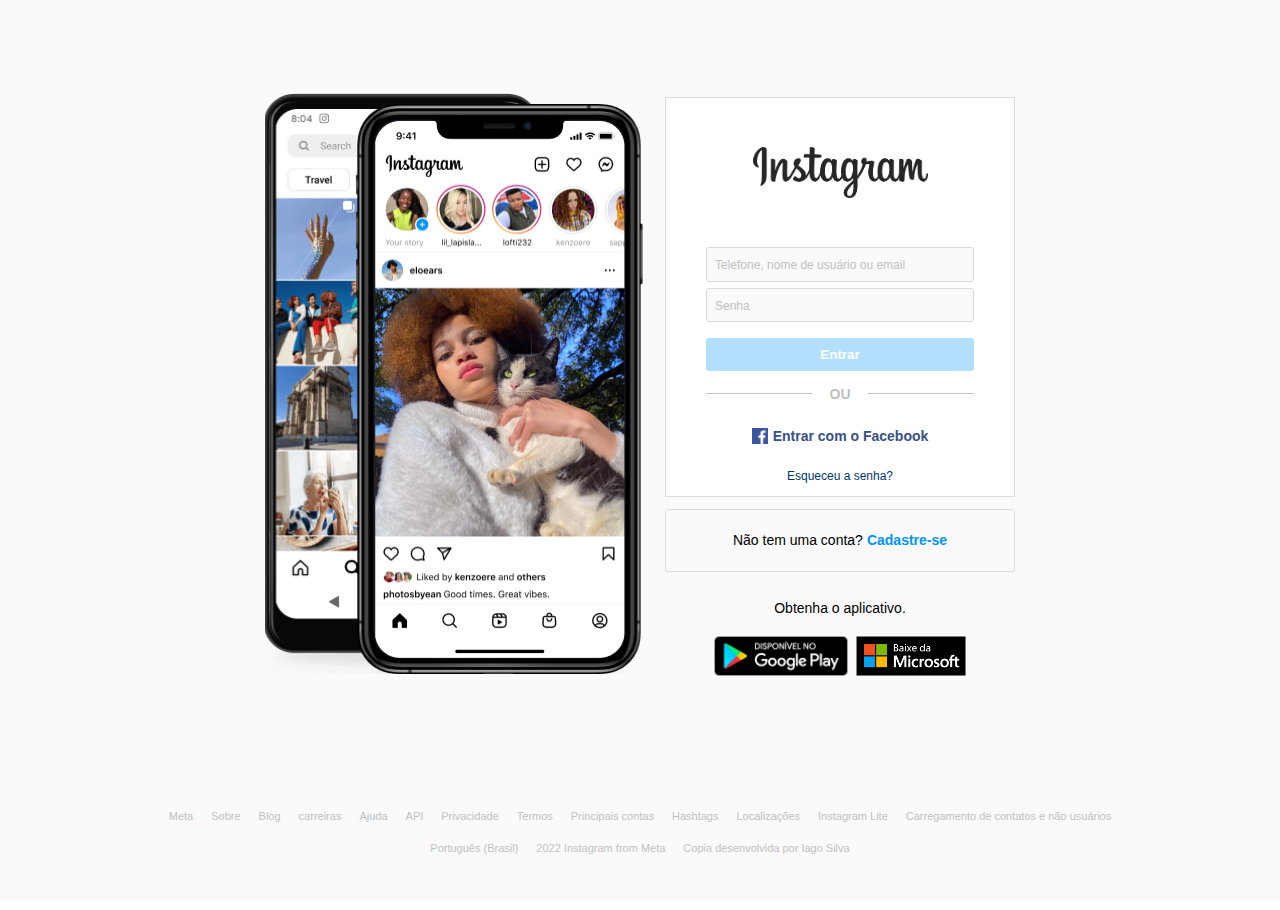
<file: clone_instagram/index.html>
<!DOCTYPE html>
<html lang="pt-br">
<head>
    <meta charset="UTF-8">
    <meta http-equiv="X-UA-Compatible" content="IE=edge">
    <meta name="viewport" content="width=device-width, initial-scale=1.0">
    <link rel="stylesheet" href="style.css"> 
    <link rel="stylesheet" href="responsive.css">
    <title>Instagram</title>
</head>
<body>

    <div class="container">

        <div class="mensagem">site somente disponivel em versão desktop</div>


        <div class="container-main">

            <div class="container-img">
                <img src="imagens/imgPhone.PNG" alt="" id="phone">
            </div>
                
                <div class="container-login">

                    <div class="container-form">

                        <div class="headerImg">
                            <img src="imagens/simboloInstragram.png" alt="" id="logoImg">
                        </div>
                        <div class="box-form">
                        <div class="box-input">
                            <input type="text" placeholder="Telefone, nome de usuário ou email" id="inputName">
                            <input type="password" placeholder="Senha" id="inputSenha">
                            <button id="buttonEntrar"><b>Entrar</b></button>
                        </div>

                        <div class="box-gap">
                            <div class="line1"></div>
                            <p class="gapText"><b>OU</b></p>
                            <div class="line2"></div>
                        </div>

                        <div class="box-loginFacebook">
                            <div class="boxEnterFacebook">
                                    <img src="imagens/simboloFace.png" alt="" id="simboloFacebook">
                                    <p class="enterFacebook"><b>Entrar com o Facebook</b></p>
                            </div>
                            <div class="boxForgotPassword">
                                <p class="forgotPassword">Esqueceu a senha?</p>
                            </div>
                        </div>
                    </div>
                </div>

                    <div class="container-register"> 
                            <p class="registerText1">Não tem uma conta?</p>
                            <p class="registerText2"><B>Cadastre-se</B></p>
                    </div>

                    <div class="loginsEmail">
                        <p class="getApp">Obtenha o aplicativo.</p>
                        <div class="boxImgGetApp">
                            <img src="imagens/appGoogle.png" alt="" id="appGoogle">
                            <img src="imagens/simboloMicrosoft.png" alt="" id="appMicrosoft">
                        </div>
                    </div>
                
                </div>
           </div>

        <div class="footer">

            <div class="box-Text1">
                <p>Meta</p>
                <p>Sobre</p>
                <p>Blog</p>
                <p>carreiras</p>
                <p>Ajuda</p>
                <p>API</p>
                <p>Privacidade</p>
                <p>Termos</p>
                <p>Principais contas</p>
                <p>Hashtags</p>
                <p>Localizações</p>
                <p>Instagram Lite</p>
                <p>Carregamento de contatos e não usuários</p>
            </div>

            <div class="box-Text2">
                <p>Português (Brasil)</p>
                <p>2022 Instagram from Meta</p>
                <p>Copia desenvolvida por Iago Silva</p>
            </div>

        </div>

    </div>

</body>
</html>
</file>
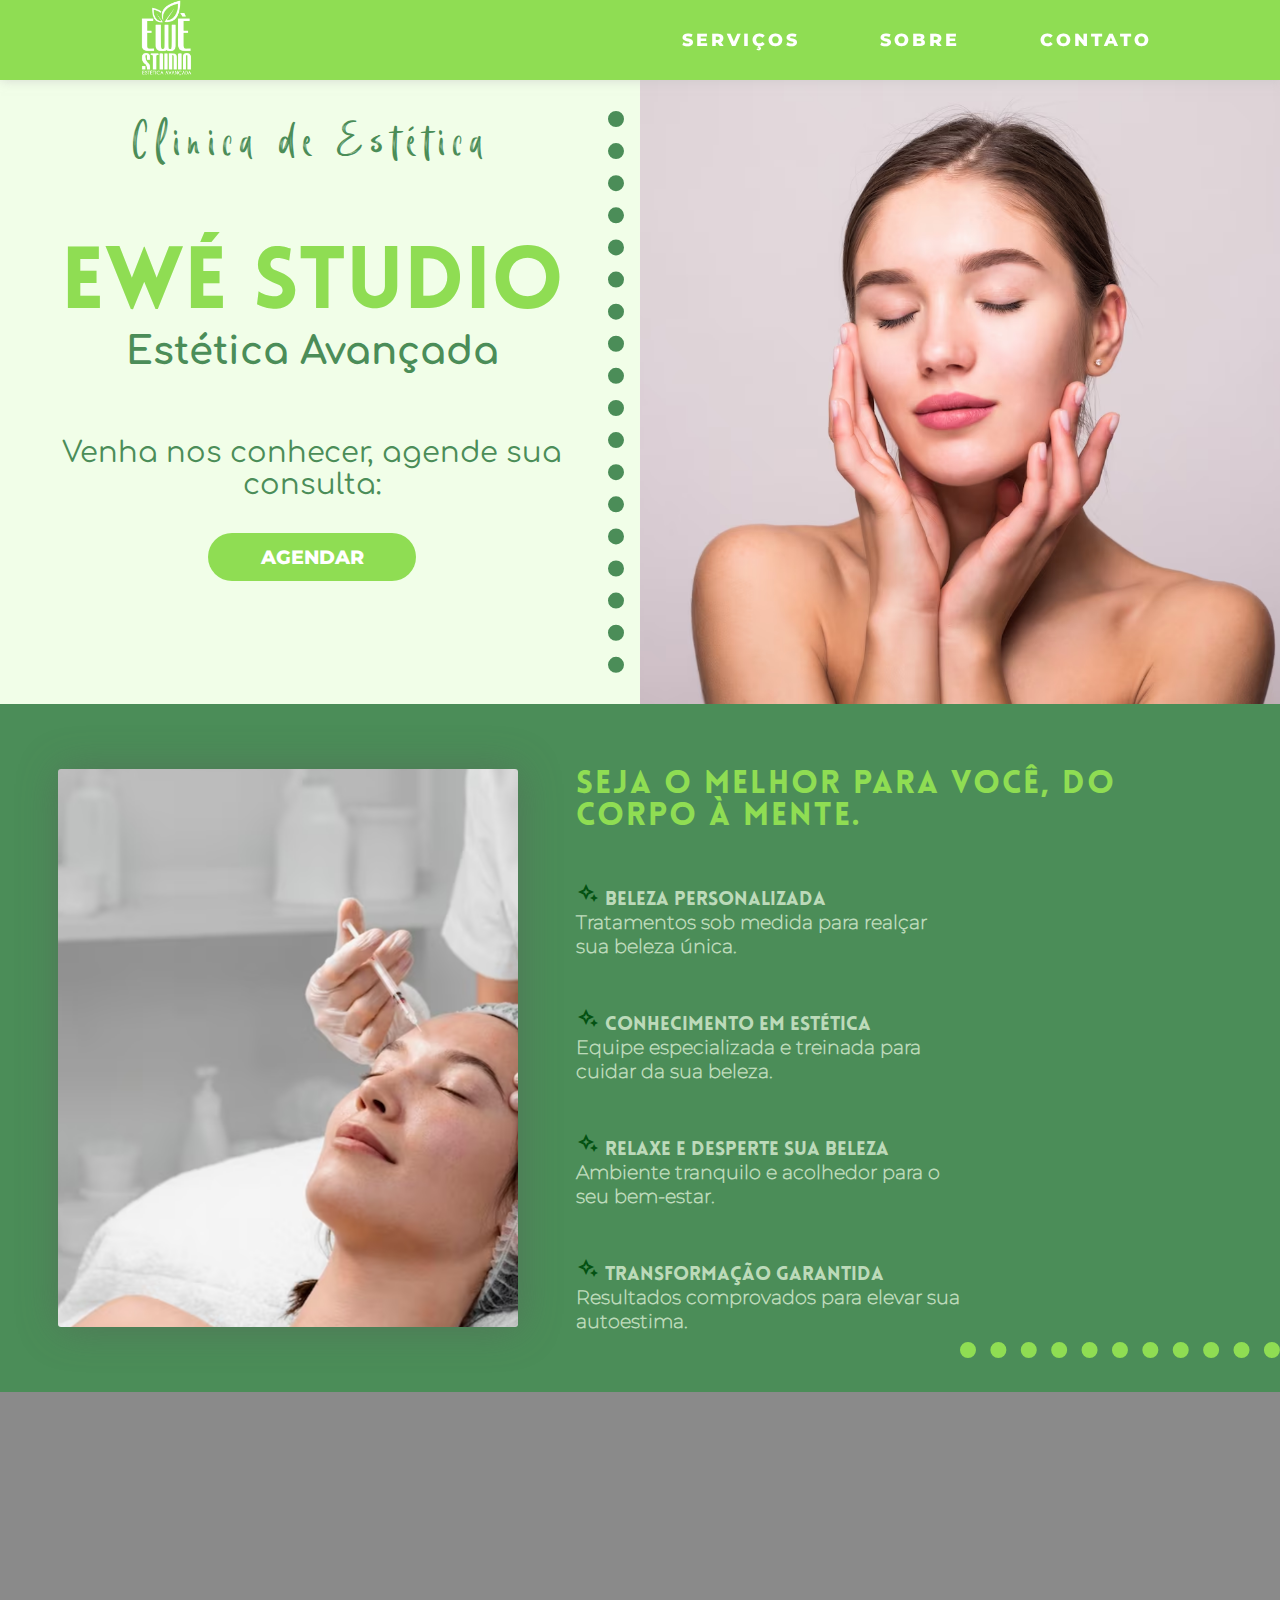
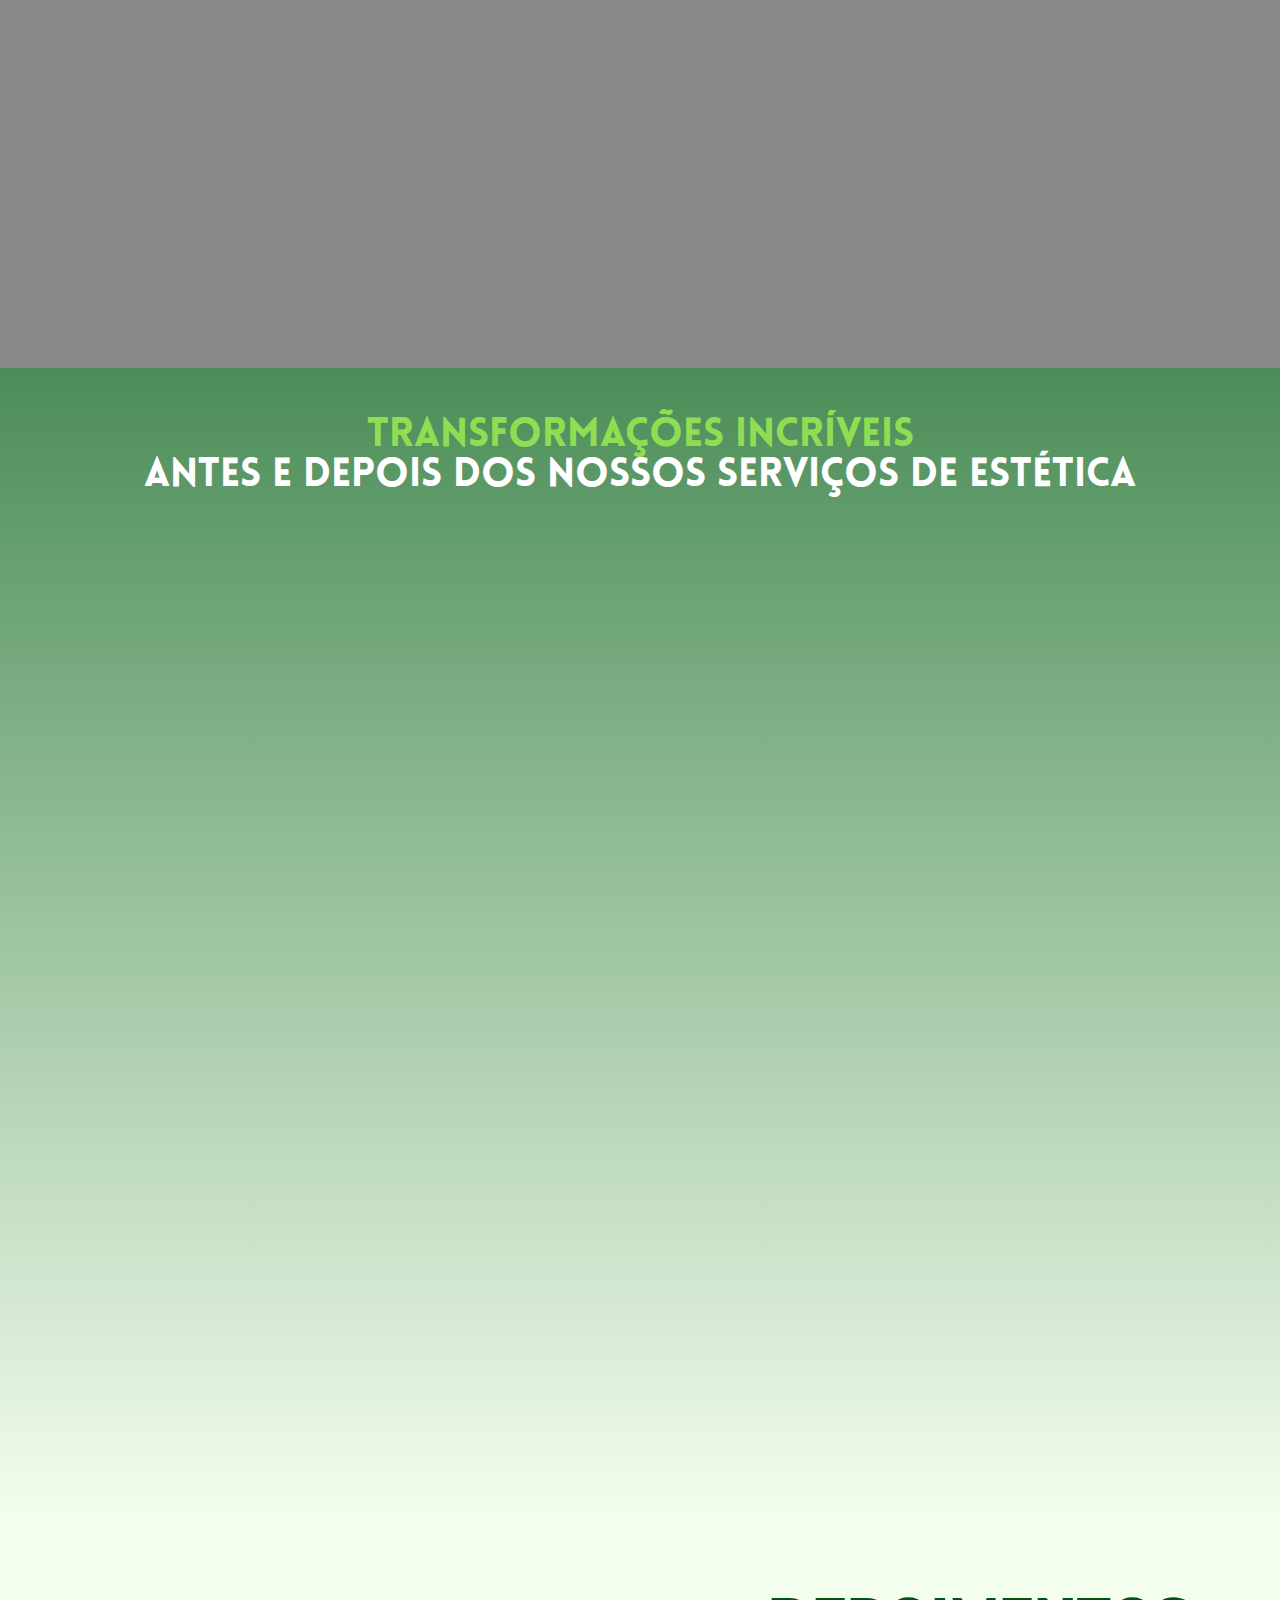
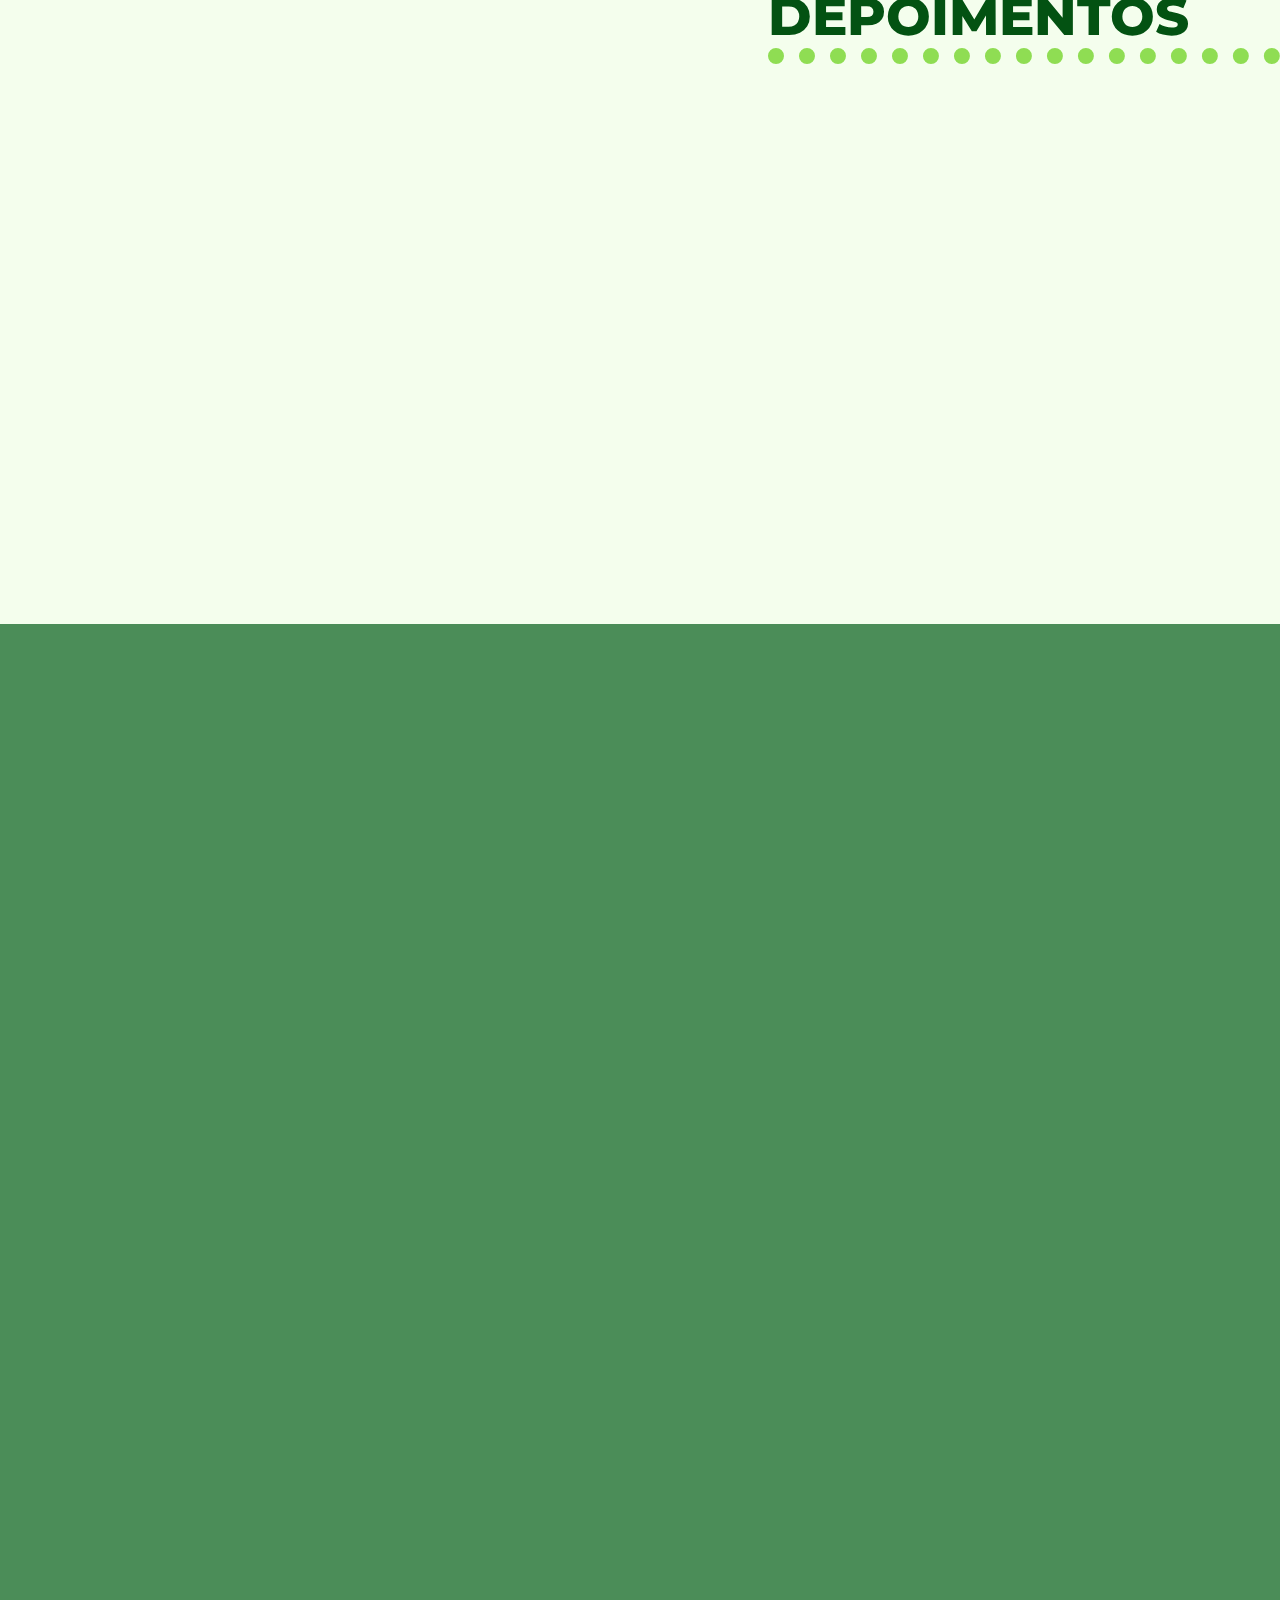
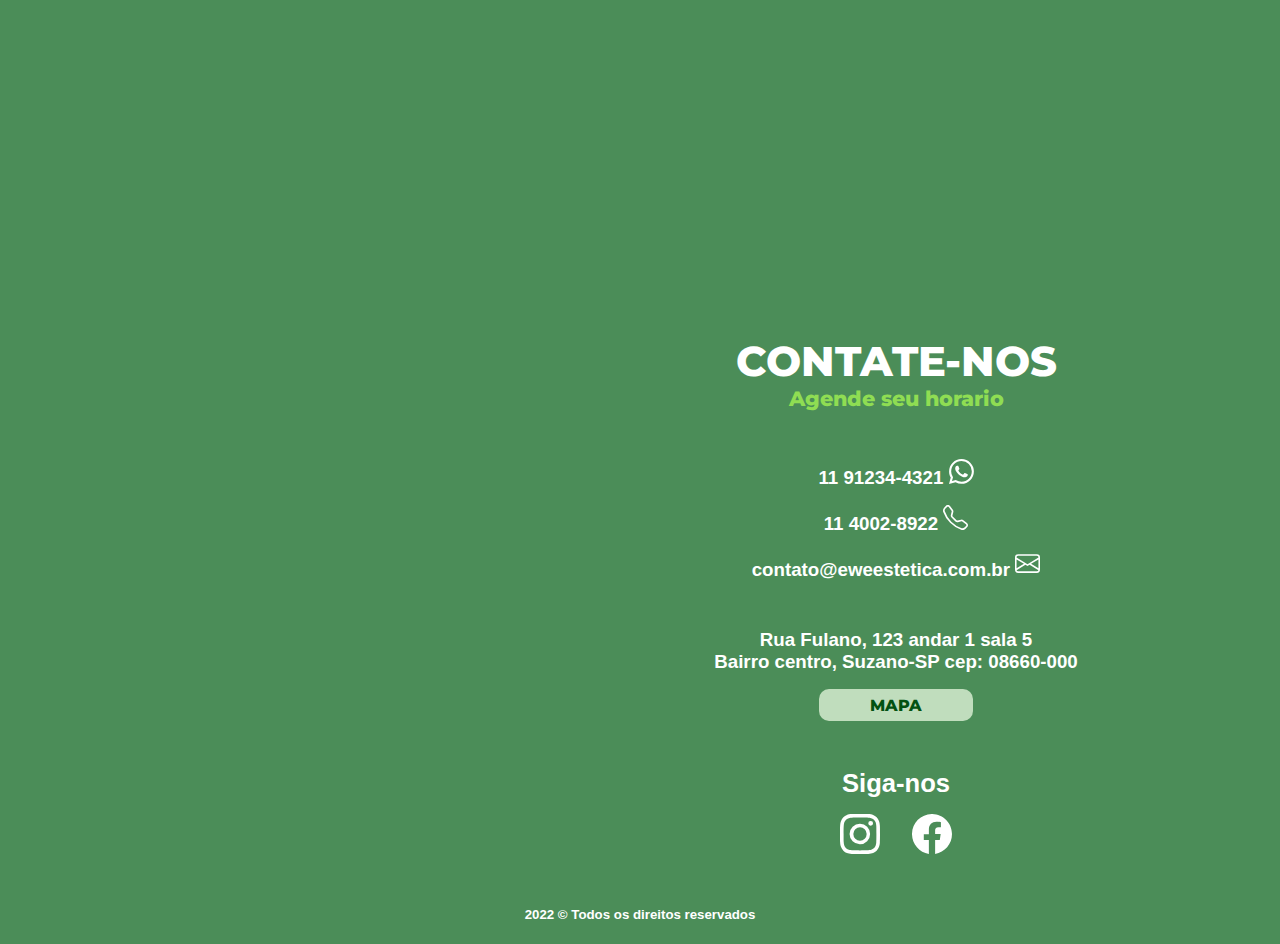
<file: ewestudio-master/index.html>
<!DOCTYPE html>
<html lang="pt-br">

<head>
    <meta charset="UTF-8">
    <meta http-equiv="X-UA-Compatible" content="IE=edge">
    <meta name="viewport" content="width=device-width, initial-scale=1.0">
    <title>Ewe Studio</title>
    <link rel="stylesheet" href="index.css">
    <link rel="stylesheet" href="header.css">
    <link rel="stylesheet" href="responsive_header.css">
    <link rel="stylesheet" href="responsive_index.css">
    <link rel="stylesheet" href="https://unpkg.com/aos@next/dist/aos.css" />
    <link rel="shortcut icon" href="img/img_favicon.ico">
    <link rel="stylesheet"
        href="https://fonts.googleapis.com/css2?family=Material+Symbols+Outlined:opsz,wght,FILL,GRAD@48,400,0,0" />
</head>

<body>
    <header>
        <button class="btn_icon_header" onclick="toggleSidebar()">
            <svg xmlns="http://www.w3.org/2000/svg" width="30" height="30" fill="currentColor" class="bi bi-list"
                viewBox="0 0 16 16">
                <path fill-rule="evenodd"
                    d="M2.5 12a.5.5 0 0 1 .5-.5h10a.5.5 0 0 1 0 1H3a.5.5 0 0 1-.5-.5zm0-4a.5.5 0 0 1 .5-.5h10a.5.5 0 0 1 0 1H3a.5.5 0 0 1-.5-.5zm0-4a.5.5 0 0 1 .5-.5h10a.5.5 0 0 1 0 1H3a.5.5 0 0 1-.5-.5z" />
            </svg>
        </button>

        <div class="box_img_header">
            <a href="#top">
            <img src="img/logo_ewestudio.png" alt="img_logo">
            </a>
        </div>

        <nav id="navigation_header">
            <button class="btn_icon_header" onclick="toggleSidebar()">
                <svg xmlns="http://www.w3.org/2000/svg" width="30" height="30" fill="currentColor" class="bi bi-x"
                    viewBox="0 0 16 16">
                    <path
                        d="M4.646 4.646a.5.5 0 0 1 .708 0L8 7.293l2.646-2.647a.5.5 0 0 1 .708.708L8.707 8l2.647 2.646a.5.5 0 0 1-.708.708L8 8.707l-2.646 2.647a.5.5 0 0 1-.708-.708L7.293 8 4.646 5.354a.5.5 0 0 1 0-.708z" />
                </svg>
            </button>

            <a href="#top" class="button_header home">HOME</a>
            <a href="#servicos" class="button_header" class="scroll-link">SERVIÇOS</a>
            <a href="#sobre" class="button_header">SOBRE</a>
            <a href="#contato" class="button_header">CONTATO</a>
        </nav>
    </header>

    <main tabindex="0" onclick="closedSideBar()" id="content" id="top">
        <section class="main_one">
            <div class="container_left box_one">
                <div class="box_main_one_text">
                    <div class="sub_top_title_text default_text_title">
                        <p>Clinica de Estética</p>
                    </div>
                    <div class="title_text default_text_title">
                        <h1>EWÉ STUDIO</h1>
                        <h2> Estética Avançada</h2>
                    </div>
                    <div class="sub_low_title_text default_text_title">
                        <p>Venha nos conhecer, agende sua consulta:</p>
                    <a href="https://api.whatsapp.com/send?phone=5511984969678&text=Ol%C3%A1%21+estou+no+site++e+gostaria+de+mais+informa%C3%A7%C3%B5es."
                            target="_blank">AGENDAR</a>
                    </div>
                </div>
            </div>

            <div class="container_right box_one">

            </div>
            
        </section >





       





        <section class="main_two">
            
            <div class="container_left_two">
                <div class="img_main_two_left" data-aos="fade-right"></div>
            </div>

            <div class="container_mid_two">
                <div class="box_text_two_mid">

                    <h3>Seja o melhor para você, do corpo à mente.</h3>

                    <h2><span class="material-symbols-outlined">
                            magic_button
                        </span><span class="title_main_two"> BELEZA PERSONALIZADA </span> <br> Tratamentos sob medida
                        para realçar sua beleza única.</h2>
                    <h2><span class="material-symbols-outlined">
                            magic_button
                        </span><span class="title_main_two"> CONHECIMENTO EM ESTÉTICA</span> <br> Equipe especializada e
                        treinada para cuidar da sua beleza.</h2>
                    <h2><span class="material-symbols-outlined">
                            magic_button
                        </span><span class="title_main_two"> RELAXE E DESPERTE SUA BELEZA</span><br> Ambiente tranquilo
                        e acolhedor para o seu bem-estar.</h2>
                    <h2><span class="material-symbols-outlined">
                            magic_button
                        </span><span class="title_main_two"> TRANSFORMAÇÃO GARANTIDA</span><br> Resultados comprovados
                        para elevar sua autoestima.</h2>

                </div>
            </div>

            <div class="container_right_two">
                <div class="img_main_two_right" data-aos="fade-left" >

                </div>
            </div >

        </section>
        
        <div id="servicos"></div>

        <section class="main_three" >
            <div class="container_left_three" >
                <div class="box_text_left_three"  data-aos="fade-right">
                    <h1><span>Transforme-se <br></span> Descubra nossos tratamentos estéticos exclusivos</h1>
                </div>

            </div>
            <div class="container_right_three">
                <div class="box_text_right_three" data-aos="fade-left">
                    <h2><span>&#9734;</span><span class="title_main_three"> MICROAGULHAMENTO</span> <br> Estimula a
                        produção de colágeno, melhorando a textura e firmeza da pele.</h2>
                    <h2><span>&#9734;</span><span class="title_main_three"> PREENCHIMENTO FACIAL</span> <br> Preenche
                        áreas do rosto com volume perdido, como sulcos nasolabiais e rugas.</h2>
                    <h2><span>&#9734;</span><span class="title_main_three"> TOXINA BOTULÍNICA</span><br> Suaviza linhas
                        de expressão do rosto.</h2>
                    <h2><span>&#9734;</span><span class="title_main_three"> CRIOTERAPIA FACIAL</span><br> Reduz inchaço
                        e olheiras.</h2>

                </div>
            </div>



        </section>




















        <section class="main_four">
            <div class="box_title_four">
                <h1><span>Transformações incríveis </span><br> Antes e depois dos nossos serviços de estética</h1>
            </div>
            <div class="container_card_four" data-aos="fade-bottom">
                <div class="box_card_four" data-aos="fade-bottom">
                    <img src="img/img_main_card_four.avif" alt="">
                    <div class="box_text_card_four">
                        <h2>TITULO</h2>
                        <h3>descrição</h3>
                        <h4>Iago Silva</h4>
                    </div>
                </div>
                <div class="box_card_four" data-aos="fade-bottom">
                    <img src="img/img_main_card_four_2.avif" alt="">
                    <div class="box_text_card_four">
                        <h2>TITULO</h2>
                        <h3>descrição</h3>
                        <h4>Iago Silva</h4>
                    </div>
                </div>
                <div class="box_card_four" data-aos="fade-bottom">
                    <img src="img/img_main_card_four_3.avif" alt="">
                    <div class="box_text_card_four">
                        <h2>TITULO</h2>
                        <h3>descrição</h3>
                        <h4>Iago Silva</h4>
                    </div>
                </div>
                <div class="box_card_four" data-aos="fade-bottom">
                    <img src="img/img_main_card_four_4.avif" alt="">
                    <div class="box_text_card_four">
                        <h2>TITULO</h2>
                        <h3>descrição</h3>
                        <h4>Iago Silva</h4>
                    </div>
                </div>
                <div class="box_card_four" data-aos="fade-bottom">
                    <img src="img/img_main_card_four_5.avif" alt="">
                    <div class="box_text_card_four">
                        <h2>TITULO</h2>
                        <h3>descrição</h3>
                        <h4>Iago Silva</h4>
                    </div>
                </div>
                <div class="box_card_four" data-aos="fade-bottom">
                    <img src="img/img_main_card_four_6.avif" alt="">
                    <div class="box_text_card_four">
                        <h2>TITULO</h2>
                        <h3>descrição</h3>
                        <h4>Iago Silva</h4>
                    </div>
                </div>




            </div>


        </section>


















        <section class="main_five">
            <div class="container_left_five" data-aos="fade-right">

                <div class="box_card_five">
                    <img src="img/img_main_card_five.avif" alt="">
                    <div class="box_text_card_five">
                        <h2>IAGO SILVA</h2>
                        <h3>descrição</h3>
                    </div>
                </div>
                <div class="box_card_five">
                    <img src="img/img_main_card_five_2.avif" alt="">
                    <div class="box_text_card_five">
                        <h2>IAGO SILVA</h2>
                        <h3>descrição</h3>
                    </div>
                </div>
                <div class="box_card_five">
                    <img src="img/img_main_card_five_3.avif" alt="">
                    <div class="box_text_card_five">
                        <h2>IAGO SILVA</h2>
                        <h3>descrição</h3>
                    </div>
                </div>
                <div class="box_card_five">
                    <img src="img/img_main_card_five_4.jpg" alt="">
                    <div class="box_text_card_five">
                        <h2>IAGO SILVA</h2>
                        <h3>descrição</h3>
                    </div>
                </div>



            </div>
            <div class="container_right_five">
                <h1>DEPOIMENTOS</h1>

            </div>

        </section>
















        <div id="sobre" class="scroll-link"></div>

        <section class="main_six">
            <div class="box_title_six" data-aos="fade-top">
                <h1>SOBRE</h1>
            </div>

            <div class="container_top_six" data-aos="fade-top">
                <p>Lorem ipsum dolor sit amet consectetur adipisicing elit. Error exercitationem quidem maiores
                    provident aperiam quod amet nesciunt fuga sed minima at consequuntur ullam, eius culpa, iusto illo
                    earum et laudantium qui dolorem commodi delectus nobis. Perspiciatis tempora aliquam saepe, officiis
                    veniam fugiat maxime ipsum a perferendis quibusdam aut autem cum dolorem eos itaque asperiores,
                    doloremque cumque dicta accusantium. Cupiditate, autem.</p>
            </div>
            <div class="container_bottom_six">


                <div class="container_bottom_left_six" data-aos="fade-top">

                    <h1><span>Nossas</span> <br> profissionais</h1>
                    <div class="container_box_card_six">
                        <div class="box_card_six">
                            <img src="img/img_main_card_five_2.avif" alt="">
                            <div class="box_text_card_six">
                                <h2>Fabiola</h2>
                                <h3>ESTETICISTA</h3>
                            </div>
                        </div>
                        <div class="box_card_six">
                            <img src="img/img_main_card_five_2.avif" alt="">
                            <div class="box_text_card_six">
                                <h2>Pietra</h2>
                                <h3>ESTETICISTA</h3>
                            </div>
                        </div>
                        <div class="box_card_six">
                            <img src="img/img_main_card_five_2.avif" alt="">
                            <div class="box_text_card_six">
                                <h2>Juliana</h2>
                                <h3>ESTETICISTA</h3>
                            </div>
                        </div>
                        <div class="box_card_six">
                            <img src="img/img_main_card_five_2.avif" alt="">
                            <div class="box_text_card_six">
                                <h2>thais</h2>
                                <h3>ESTETICISTA</h3>
                            </div>
                        </div>

                    </div>
                </div>

                <div class="container_bottom_right_six">

                </div>


            </div>

        </section>

        <div id="contato"></div>
        <footer>
            <div class="container_footer">
                <div class="container_left_footer"></div>
                <div class="container_right_footer">
                    <div class="box_contact">
                        <h1>CONTATE-NOS</h1>
                        <h4>Agende seu horario</h4>
                    </div>

                    <div class="box_numbers">
                      
                        <a href="https://api.whatsapp.com/send?phone=5511984969678&text=Ol%C3%A1%21+estou+no+site++e+gostaria+de+mais+informa%C3%A7%C3%B5es."
                            target="_blank">
                            <h3>11 91234-4321 <svg xmlns="http://www.w3.org/2000/svg" width="25" height="25"
                                    fill="currentColor" class="bi bi-whatsapp" viewBox="0 0 16 16">
                                    <path
                                        d="M13.601 2.326A7.854 7.854 0 0 0 7.994 0C3.627 0 .068 3.558.064 7.926c0 1.399.366 2.76 1.057 3.965L0 16l4.204-1.102a7.933 7.933 0 0 0 3.79.965h.004c4.368 0 7.926-3.558 7.93-7.93A7.898 7.898 0 0 0 13.6 2.326zM7.994 14.521a6.573 6.573 0 0 1-3.356-.92l-.24-.144-2.494.654.666-2.433-.156-.251a6.56 6.56 0 0 1-1.007-3.505c0-3.626 2.957-6.584 6.591-6.584a6.56 6.56 0 0 1 4.66 1.931 6.557 6.557 0 0 1 1.928 4.66c-.004 3.639-2.961 6.592-6.592 6.592zm3.615-4.934c-.197-.099-1.17-.578-1.353-.646-.182-.065-.315-.099-.445.099-.133.197-.513.646-.627.775-.114.133-.232.148-.43.05-.197-.1-.836-.308-1.592-.985-.59-.525-.985-1.175-1.103-1.372-.114-.198-.011-.304.088-.403.087-.088.197-.232.296-.346.1-.114.133-.198.198-.33.065-.134.034-.248-.015-.347-.05-.099-.445-1.076-.612-1.47-.16-.389-.323-.335-.445-.34-.114-.007-.247-.007-.38-.007a.729.729 0 0 0-.529.247c-.182.198-.691.677-.691 1.654 0 .977.71 1.916.81 2.049.098.133 1.394 2.132 3.383 2.992.47.205.84.326 1.129.418.475.152.904.129 1.246.08.38-.058 1.171-.48 1.338-.943.164-.464.164-.86.114-.943-.049-.084-.182-.133-.38-.232z" />
                                </svg>
                            </h3>
                        </a>


                        <h3> <a href="tel:11 4123-0000">11 4002-8922</a> <svg xmlns="http://www.w3.org/2000/svg"
                                width="25" height="25" fill="currentColor" class="bi bi-telephone" viewBox="0 0 16 16">
                                <path
                                    d="M3.654 1.328a.678.678 0 0 0-1.015-.063L1.605 2.3c-.483.484-.661 1.169-.45 1.77a17.568 17.568 0 0 0 4.168 6.608 17.569 17.569 0 0 0 6.608 4.168c.601.211 1.286.033 1.77-.45l1.034-1.034a.678.678 0 0 0-.063-1.015l-2.307-1.794a.678.678 0 0 0-.58-.122l-2.19.547a1.745 1.745 0 0 1-1.657-.459L5.482 8.062a1.745 1.745 0 0 1-.46-1.657l.548-2.19a.678.678 0 0 0-.122-.58L3.654 1.328zM1.884.511a1.745 1.745 0 0 1 2.612.163L6.29 2.98c.329.423.445.974.315 1.494l-.547 2.19a.678.678 0 0 0 .178.643l2.457 2.457a.678.678 0 0 0 .644.178l2.189-.547a1.745 1.745 0 0 1 1.494.315l2.306 1.794c.829.645.905 1.87.163 2.611l-1.034 1.034c-.74.74-1.846 1.065-2.877.702a18.634 18.634 0 0 1-7.01-4.42 18.634 18.634 0 0 1-4.42-7.009c-.362-1.03-.037-2.137.703-2.877L1.885.511z" />
                            </svg>
                        </h3>

                        <h3><a href="mailto:contato@eweestetica.com.br "> contato@eweestetica.com.br </a><svg
                                xmlns="http://www.w3.org/2000/svg" width="25" height="25" fill="currentColor"
                                class="bi bi-envelope" viewBox="0 0 16 16">
                                <path
                                    d="M0 4a2 2 0 0 1 2-2h12a2 2 0 0 1 2 2v8a2 2 0 0 1-2 2H2a2 2 0 0 1-2-2V4Zm2-1a1 1 0 0 0-1 1v.217l7 4.2 7-4.2V4a1 1 0 0 0-1-1H2Zm13 2.383-4.708 2.825L15 11.105V5.383Zm-.034 6.876-5.64-3.471L8 9.583l-1.326-.795-5.64 3.47A1 1 0 0 0 2 13h12a1 1 0 0 0 .966-.741ZM1 11.105l4.708-2.897L1 5.383v5.722Z" />
                            </svg>

                        </h3>
                    </div>

                    <div class="box_address">
                        <h3>Rua Fulano, 123 andar 1 sala 5 <br>
                            Bairro centro, Suzano-SP cep: 08660-000</h3>
                        <a href="">MAPA</a>
                    </div>

                    <div class="box_social_media">
                        <h3>Siga-nos </h3>
                        <div class="box_icons">
                            <a href="https://www.instagram.com/eweestetica/" target="_blank"><svg
                                    xmlns="http://www.w3.org/2000/svg" width="40" height="40" fill="currentColor"
                                    class="bi bi-instagram" viewBox="0 0 16 16">
                                    <path
                                        d="M8 0C5.829 0 5.556.01 4.703.048 3.85.088 3.269.222 2.76.42a3.917 3.917 0 0 0-1.417.923A3.927 3.927 0 0 0 .42 2.76C.222 3.268.087 3.85.048 4.7.01 5.555 0 5.827 0 8.001c0 2.172.01 2.444.048 3.297.04.852.174 1.433.372 1.942.205.526.478.972.923 1.417.444.445.89.719 1.416.923.51.198 1.09.333 1.942.372C5.555 15.99 5.827 16 8 16s2.444-.01 3.298-.048c.851-.04 1.434-.174 1.943-.372a3.916 3.916 0 0 0 1.416-.923c.445-.445.718-.891.923-1.417.197-.509.332-1.09.372-1.942C15.99 10.445 16 10.173 16 8s-.01-2.445-.048-3.299c-.04-.851-.175-1.433-.372-1.941a3.926 3.926 0 0 0-.923-1.417A3.911 3.911 0 0 0 13.24.42c-.51-.198-1.092-.333-1.943-.372C10.443.01 10.172 0 7.998 0h.003zm-.717 1.442h.718c2.136 0 2.389.007 3.232.046.78.035 1.204.166 1.486.275.373.145.64.319.92.599.28.28.453.546.598.92.11.281.24.705.275 1.485.039.843.047 1.096.047 3.231s-.008 2.389-.047 3.232c-.035.78-.166 1.203-.275 1.485a2.47 2.47 0 0 1-.599.919c-.28.28-.546.453-.92.598-.28.11-.704.24-1.485.276-.843.038-1.096.047-3.232.047s-2.39-.009-3.233-.047c-.78-.036-1.203-.166-1.485-.276a2.478 2.478 0 0 1-.92-.598 2.48 2.48 0 0 1-.6-.92c-.109-.281-.24-.705-.275-1.485-.038-.843-.046-1.096-.046-3.233 0-2.136.008-2.388.046-3.231.036-.78.166-1.204.276-1.486.145-.373.319-.64.599-.92.28-.28.546-.453.92-.598.282-.11.705-.24 1.485-.276.738-.034 1.024-.044 2.515-.045v.002zm4.988 1.328a.96.96 0 1 0 0 1.92.96.96 0 0 0 0-1.92zm-4.27 1.122a4.109 4.109 0 1 0 0 8.217 4.109 4.109 0 0 0 0-8.217zm0 1.441a2.667 2.667 0 1 1 0 5.334 2.667 2.667 0 0 1 0-5.334z" />
                                </svg></a>

                            <a href="https://www.facebook.com/eweestudio" target="_blank"><svg
                                    xmlns="http://www.w3.org/2000/svg" width="40" height="40" fill="currentColor"
                                    class="bi bi-facebook" viewBox="0 0 16 16">
                                    <path
                                        d="M16 8.049c0-4.446-3.582-8.05-8-8.05C3.58 0-.002 3.603-.002 8.05c0 4.017 2.926 7.347 6.75 7.951v-5.625h-2.03V8.05H6.75V6.275c0-2.017 1.195-3.131 3.022-3.131.876 0 1.791.157 1.791.157v1.98h-1.009c-.993 0-1.303.621-1.303 1.258v1.51h2.218l-.354 2.326H9.25V16c3.824-.604 6.75-3.934 6.75-7.951z" />
                                </svg> </a>
                        </div>
                    </div>
                </div>

            </div>
            <div class="sub_footer">
                <h5>2022 &copy Todos os direitos reservados  </h5>
            </div>
        </footer>
    </main>

</body>
<script src="script_header.js"></script>
<script src="https://unpkg.com/aos@next/dist/aos.js"></script>
    <script>
      AOS.init({
        duration: 1200,
        offset:50
      });
    </script>

</html>
</file>
<file: style/header.css>
@import url('https://fonts.googleapis.com/css2?family=Poppins&display=swap');

    header{
        width: 100%;
        height: 6rem;

        background-color: black;

        display: flex;
        justify-content: space-between;
        align-items: center;

        padding: 0 10%;
        
        position: fixed;
        z-index: 100;

        border-bottom: 1px solid rgba(192, 192, 192, 0.158);
    }
    .box_img_header{
        width: auto;
    }
    .box_img_header a {
        display: inline-block; /* Torna o link um elemento em bloco */
    }
    
    .box_img_header img {
        max-width: 100%; /* Garante que a imagem não ultrapasse a largura do pai */
        height: auto;
    }

    #navigation_header {
        display: flex;
        flex-direction: row;
        align-items: center;
        justify-content: space-around;
        gap: 3rem;
        transition: 0.3s;
    }

    .btn_icon_header{
        display: none;
    }

    .button_header.home{
        display: none;
    }

    .button_header{
        text-decoration: none;
        color: whitesmoke;
        font-size: 1em;
        font-family: 'Poppins', sans-serif;

        border-bottom: 1px solid transparent;
        letter-spacing: 3px;

        transition: 0.8s; 
        width: auto;

        display: flex;
        justify-content: center;
        align-items: center;
        text-align: center;
    }

    .button_header:hover{
        transition: 0.5s;
        color: white;
        border-bottom: 1px solid #8E44AD;
        padding: 2% 0;
        outline: none;
        text-shadow: 1px 1px 10px rgb(150, 148, 148);
        
    }
</file>
<file: style/responsive/res_header.css>
@media screen and (max-width:1444px) {
    header {
        height: 5rem;
    }


    .box_img_header img {
        width: 50%;
    }

    #navigation_header {
        gap: 4rem;
    }
}

@media screen and (max-width:1210px) {

    #navigation_header {
        gap: 2rem;
    }
}

@media screen and (max-width:1024px) {

    #navigation_header {
        gap: 1rem;
        width: 75%;
    }

    header {
        justify-content: space-between;
        padding: 0 5%;
    }
    .button_header{
        font-size: 0.9em
    }
   
}

@media screen and (max-width:768px) {
    .mobile-logo-link {
        display: block;
        width: 100%;
    }
   
    .box_img_header img {
        width: 40%;
    }

    header {
        justify-content: space-between;
        padding: 0 7%;
        height: 4rem;

    }
    .box_img_header a{
        display: flex;
        justify-content: flex-end;
        align-items: center;
    }

    .button_header.home {
        display: block;
        padding: 0;
        justify-content: center;
        align-items: center;
        display: flex;
    }

    .btn_icon_header {
        display: block;
        background-color: transparent;
        color: white;
        border: none;
    }


    #navigation_header {
        position: absolute;
        flex-direction: column;
        align-items: center;
        justify-content: flex-start;
        top: 0;
        height: 100vh;
        width: 60vw;
        gap: 3rem;
        padding-top: 2rem;
        background-color:#8E44AD ;
        animation-duration: 0.2s;
        margin-left: -100vw;
        z-index: 100;
    }

    .button_header {
        height: 2rem;
        border-bottom: 0px;
    }

    .button_header:hover {
        border-bottom: 0px solid transparent;
        border-radius: 10px;

        text-shadow: 1px 1px 10px rgb(150, 148, 148);
    }

}

@media screen and (max-width:500px) {
    .button_header {
        font-size: 0.8em;
    }

}

@keyframes showSidebar {
    from {
        margin-left: -200vw;
    }

    top {
        margin-left: -12vw;
    }
}
</file>
<file: style/index.css>
@import url('https://fonts.googleapis.com/css2?family=Kanit:ital,wght@0,100;0,200;0,300;0,400;0,500;0,600;0,700;0,800;0,900;1,100;1,200;1,300;1,400;1,500;1,600;1,700;1,800;1,900&family=Poppins&display=swap');
@import url('https://fonts.googleapis.com/css2?family=Poppins&display=swap');
@import url('https://fonts.googleapis.com/css2?family=Roboto:ital,wght@0,100;0,300;0,400;0,500;0,700;0,900;1,100;1,300;1,400;1,500;1,700;1,900&display=swap%27');

:root {
    --silver: #c4c4c4;
    --purple: #8E44AD;
    --purple_strong: #6a0dad;
}

::-webkit-scrollbar {
    width: 12px;
}

::-webkit-scrollbar-track {
    background-color: black;
}

::-webkit-scrollbar-thumb {
    background-color: var(--purple_strong);
    border-radius: 3px;
}

* {
    padding: 0;
    margin: 0;
    box-sizing: border-box;
}

*::selection {
    background-color: var(--purple);
    color: white;
}

html {
    scroll-behavior: smooth;
    overflow-x: hidden;
    background-color: black;
}

main {
    width: 100%;
    height: auto;
    background-color: black;

    align-items: flex-start;
    display: flex;
    justify-content: center;
    flex-direction: column;

    padding-top: 7rem;
}

#s_one {
    width: 100%;

    color: white;

    display: flex;
    justify-content: center;
    padding: 0 8%;
}


.container_left {
    width: 50%;
    height: 55rem;
    display: flex;
    align-items: left;
    flex-direction: column;
    z-index: 1;
}

.box_text_s_one {
    height: 40%;
    display: flex;
    flex-direction: column;
    justify-content: end;
    align-items: flex-start;

}

.box_text_s_one h1 {
    color: var(--purple_strong);
    font-family: 'Kanit', sans-serif;
    font-weight: 600;

    font-size: 3.5em;
    z-index: 1;
}

.box_text_s_one h2 {
    color: whitesmoke;
    font-family: 'Kanit', sans-serif;
    font-weight: 400;
    font-size: 3em;
    text-shadow: 1px 1px 2px black;
    z-index: 1;
}

.box_text_s_one h2 span {
    color: var(--purple_strong);
    font-weight: 500;
    text-shadow: 1px 1px 2px black;
    z-index: 1;
}



.box_sub_text_s_one {
    width: 80%;
    height: auto;

    margin-top: 3rem;

    display: flex;
    flex-direction: column;
    align-items: flex-start;
    justify-content: flex-start;
    gap: 2rem;
    z-index: 1;
}

.box_sub_text_s_one p {
    color: whitesmoke;
    font-family: 'Poppins', sans-serif;
    font-weight: 300;
    letter-spacing: 3px;

    font-size: 1.1em;
    z-index: 1;
}

.box_sub_text_s_one a {
    background-color: var(--purple_strong);
    color: white;

    display: flex;
    justify-content: center;
    align-items: center;

    width: 20rem;
    height: 5rem;
    border-radius: 20px;

    text-decoration: none;
    outline: none;

    font-family: 'Poppins', sans-serif;
    font-size: 2em;

    border: 1px solid transparent;

    transition: 0.7s;
    z-index: 1;
}



.box_sub_text_s_one a:hover {
    background-color: black;
    border-color: var(--purple_strong);
    transition: 0s;

}


.container_right {
    width: 50%;
    height: 55rem;

    display: flex;
    justify-content: flex-start;
    align-items: end;
    z-index: 0;
}

.box_img_s_one_logo_high {
    width: 100%;
    height: 100%;
    display: flex;
    justify-content: center;
    align-items: center;

}

.img_s_one_logo_high {
    background-image: url(../image/logo/bg_logo.webp);
    background-size: cover;
    background-repeat: no-repeat;
    position: fixed;
    filter: blur(5px);

    width: 50rem;
    height: 50rem;
    z-index: 0;

    animation: bounce 15s infinite;

}

















#s_two {
    background-color: black;
    width: 100%;
    height: 55rem;

    display: flex;
    justify-content: center;
    align-items: center;

    z-index: 1;

    padding: 3% 13%;
}


.container_quem_sou {
    border: 1px solid var(--purple_strong);
    border-radius: 15rem 1rem 15rem 1rem;
    background-color: rgb(15, 15, 15);

    width: 100%;
    height: 80%;

    display: flex;
    padding: 10px;
}

.container_left_s_two {
    background-image: url(../image/eu.jpg);
    background-repeat: no-repeat;
    background-size: cover;
    background-position: 0px -50px;
    width: 50%;
    height: 100%;
    margin-right: 10px;

    display: flex;
    justify-content: center;
    align-items: end;

    font-family: 'Poppins', sans-serif;

    border-radius: 15rem 1rem 1rem 1rem;
}

.container_left_s_two p {
    color: var(black);
    background-color: var(--purple);
    margin-bottom: 1rem;
    padding: 2%;
    border-radius: 10rem;

    box-shadow: 1px 1px 5px black;

}

.container_right_s_two {
    width: 50%;
    height: 100%;
    border-radius: 1rem 1rem 15rem 1rem;

    padding-left: 5%;
    padding-right: 3%;
}

.container_box_text_s_two {
    display: flex;
    flex-direction: column;
    justify-content: left;
    align-items: flex-start;
    width: auto;
    height: auto;
    padding: 5% 0%;
}

.container_box_text_s_two p {
    font-family: 'Kanit', sans-serif;
    font-weight: 400;
    font-size: 1.8em;
    color: var(--purple);
}

.container_box_text_s_two h1 {
    font-family: 'Kanit', sans-serif;
    font-size: 2.8em;
    font-weight: 700;
    color: whitesmoke;
    display: flex;
    justify-content: center;
    align-items: center;
    gap: 1rem;

}

.container_box_text_s_two h1 img {
    animation: 10s bounce_two infinite;
}

.container_box_text_s_two h2 {
    font-family: 'Poppins', sans-serif;
    font-size: 1.3em;
    font-weight: 300;
    color: whitesmoke;
    margin-bottom: 2rem;
}

.container_box_text_s_two h3 {
    font-family: 'Poppins', sans-serif;
    font-size: 1em;
    font-weight: 300;
    width: 80%;
    color: whitesmoke;
}

.box_redes {
    width: 90%;
    height: auto;
    align-items: center;
    justify-content: center;
    display: flex;
    gap: 1rem;
    padding-right: 10%;
}

.box_redes ul {
    display: flex;
    align-items: baseline;
    justify-content: flex-start;
    gap: 2rem;
    width: 100%;
}

.box_redes li {
    width: 80px;
    height: 80px;

    display: flex;
    align-items: center;
    justify-content: center;

    border-radius: 15px 2px 15px 2px;

    background-color: black;
    border: 2px solid transparent;
    transition: 0.2s;
}

.box_redes li:hover {
    border-color: var(--purple_strong);
}







#s_three {
    width: 100%;
    height: auto;

    display: flex;
    justify-content: center;
    align-items: center;
    background-color: rgb(15, 15, 15);
    padding: 5% 13%;

}

.container_project {
    width: 100%;
    height: 100%;
    display: flex;
    flex-direction: column;
    align-items: flex-end;
    justify-content: center;

    background-color: rgb(15, 15, 15);
}


.box_title_project {
    width: 100%;
    height: 8rem;
    margin-bottom: 1rem;

    display: flex;
    justify-content: center;
    align-items: center;
}

.box_title_project h1 {
    color: white;
    font-size: 3em;
    font-family: 'Kanit', sans-serif;



    z-index: 1;
}

.container_box_project {
    display: flex;
    flex-wrap: wrap;

    justify-content: center;
    align-items: center;
    gap: 2rem;

    height: 100%;
    width: 100%;
}

.box_project {
    overflow-x: hidden;
    height: 18rem;
    width: 25rem;
    background-color: black;

    display: flex;
    flex-direction: column;
    justify-content: space-evenly;
    align-items: center;
    border: 2px;
    gap: 0.5rem;

    padding: 0% 1%;
    z-index: 1;

    border-radius: 1rem;

    box-shadow: 1px 1px 10px black;

    overflow-y: hidden;
}

.box_project h1 {
    font-size: 2em;
    text-align: center;
    font-family: 'Kanit', sans-serif;
}

.box_project p {
    font-size: 1em;
    font-family: 'Poppins', sans-serif;
    font-weight: 400;
    color: whitesmoke;
    text-align: left;
}

.box_project a {
    text-decoration: none;
    font-size: 1em;

    font-family: 'Poppins', sans-serif;
    font-weight: 50;
    transition: 0.8s;

    margin-top: 0.5rem;

    border-bottom: 1px solid transparent;
}

.box_one a:hover,
.box_three a:hover,
.box_four a:hover,
.box_six a:hover {
    transition: 0.5s;
    color: silver;

}

.box_two a:hover,
.box_five a:hover {
    transition: 0.5s;
    color: silver;
}


.box_one {
    border-top: 2px solid var(--purple);
    border-bottom: 2px solid var(--purple);
    color: var(--purple);
}

.box_two {
    border-top: 2px solid var(--purple_strong);
    border-bottom: 2px solid var(--purple_strong);
    color: var(--purple_strong);
}

.box_three {
    border-top: 2px solid var(--purple);
    border-bottom: 2px solid var(--purple);
    color: var(--purple);
}

.box_four {
    border-top: 2px solid var(--purple);
    border-bottom: 2px solid var(--purple);
    color: var(--purple);
}

.box_five {
    border-top: 2px solid var(--purple_strong);
    border-bottom: 2px solid var(--purple_strong);
    color: var(--purple_strong);
}

.box_six {
    border-top: 2px solid var(--purple);
    border-bottom: 2px solid var(--purple);
    color: var(--purple);
}

.box_one a {
    color: var(--purple);
}

.box_two a {
    color: var(--purple_strong);
}

.box_three a {
    color: var(--purple);
}

.box_four a {
    color: var(--purple);
}

.box_five a {
    color: var(--purple_strong);
}

.box_six a {
    color: var(--purple);
}



.box_project_github {
    width: 100%;
    height: 5rem;
    color: white;

    display: flex;
    justify-content: center;
    align-items: center;
    margin-top: 1rem;
}

.box_project_github a {
    color: white;

    background-color: var(--purple_strong);
    width: 20rem;
    height: 5rem;
    border-radius: 20px;

    display: flex;
    align-items: center;
    justify-content: center;

    text-decoration: none;
    font-family: 'Poppins', sans-serif;
    font-size: 1.2em;

    box-shadow: 1px 1px 10px black;
    z-index: 1;
    border: 1px solid transparent;

    transition: 0.7s;
}

.box_project_github a:hover {
    border-color: var(--purple_strong);
    background-color: black;
    transition: 0s;
}









#s_four {
    width: 100%;
    height: auto;

    display: flex;
    justify-content: center;
    align-items: center;
    background-color: black;
    padding: 5% 13%;
    z-index: 1;

}

.container_abilities {
    width: 100%;
    height: 100%;
    display: flex;
    flex-direction: column;
    align-items: flex-end;
    justify-content: center;

    background-color: black
}


.box_title_abilities {
    width: 100%;
    height: 8rem;
    margin-bottom: 1rem;

    display: flex;
    justify-content: center;
    align-items: center;
}

.box_title_abilities h1 {
    color: white;
    font-size: 3em;
    font-family: 'Kanit', sans-serif;
    z-index: 1;
}
.box_title_abilities h1 span {
    color: var(--purple_strong);
}

.container_box_abilities {
    display: flex;
    flex-wrap: wrap;

    justify-content: center;
    align-items: center;
    gap: 2rem;

    height: 100%;
    width: 100%;
}

.box_abilities {
    
    height: 15rem;
    width: 15rem;
    background-image: linear-gradient(to bottom, black, rgb(58, 58, 58));
    position: relative;
    display: flex;
    flex-direction: column;
    justify-content: flex-end;
    align-items: center;
    gap: 0.5rem;

    z-index: 1;

    border-radius: 1rem;

    overflow-y: hidden;
    overflow-x: hidden;
}

.position_img img {
    position: absolute;
    top: 0;
    left: 0;
    right: 0;
    bottom: 0;
    margin: auto;
    opacity: 1;
    transition: opacity 1s ease-in-out;
    

}

.position_img img:hover {
    content: url(.././image/icones/habilidade/icons8-percentagem-96.png);
    
    opacity: 0.8;
}


.box_html {
    border: 1px solid #ff7d19;
}

.html_color {
    background-image: linear-gradient(to top, #ff7d19, #ffae6f);
    height: 90%;
    width: 100%;
}
.html_color img{
    animation: 10s bounce_three infinite;
}

.box_css {
    border: 1px solid #1ba2e6;

}

.css_color {
    background-image: linear-gradient(to top, #1ba2e6, #94d0ee);
    height: 90%;
    width: 100%;
}
.css_color img{
    animation: 10s bounce_two infinite;
}


.box_js {
    border: 1px solid #ffd500d7;
}

.js_color {
    background-image: linear-gradient(to top, #fddb2de7, #fae05dd7);
    height: 80%;
    width: 100%;
}

.js_color img{
    animation: 10s bounce_three infinite;
}


.box_c {
    border: 1px solid #5c6bc0cc;
}

.c_color {
    background-image: linear-gradient(to top, #4859bbcc, #727fc5);
    height: 51%;
    width: 100%;
}

.c_color img{
    animation: 10s bounce_two infinite;
}

.box_java {
    border: 1px solid rgb(192, 151, 75);

}

.java_color {
    background-image: linear-gradient(to right, rgb(64, 81, 235), rgba(255, 255, 255, 0.63), #de7c03bb);
    height: 45%;
    width: 100%;
}

.java_color img{
    animation: 10s bounce_three infinite;
}

.box_node {
    border: 1px solid #3ea374c2;

}

.node_color {
    background-image: linear-gradient(to bottom, #3ea374c2, #00ff88c2);
    height: 50%;
    width: 100%;
}
.node_color img{
    animation: 10s bounce_two infinite;
}

.box_react {
    border: 1px solid #62a2f5e0;
}

.react_color {
    background-image: linear-gradient(to top, #3f8ff8c7, #7caff1ef);
    height: 45%;
    width: 100%;
}

.react_color img{
    animation: 10s bounce_three infinite;
}


.box_ts {
    border: 1px solid #5795d3e5;

}

.ts_color {
    background-image: linear-gradient(to top, #2a7dcf, #75a7da);
    height: 38%;
    width: 100%;
}

.ts_color img{
    animation: 10s bounce_two infinite;
}


.box_php {
    border: 1px solid #8f93c5;

}

.php_color {
    background-image: linear-gradient(to top, #6c72d3, #b6b9e6);
    height: 38%;
    width: 100%;
}

.php_color img{
    animation: 10s bounce_three infinite;
}


.box_python {
    border: 1px solid #0277BD;
}

.python_color {
    background-image: linear-gradient(to right, #398dbd, #f8cf55);
    height: 37%;
    width: 100%;
}

.python_color img{
    animation: 10s bounce_two infinite;
}


.box_mysql {
    border: 1px solid #266885;
}

.mysql_color {
    background-image: linear-gradient(to right, #1a6383, rgba(255, 255, 255, 0.692), #f79d4f);
    height: 45%;
    width: 100%;
}

.mysql_color img{
    animation: 10s bounce_two infinite;
}


.box_git {
    border: 1px solid #f76b40;
}

.git_color {
    background-image: linear-gradient(to top, #f55b2d, #ffa556);
    height: 35%;
    width: 100%;
}

.git_color img{
    animation: 10s bounce_three infinite;
}


.box_linux {
    border: 1px solid #ffc107;
}

.linux_color {
    background-image: linear-gradient(to top, #ffc107, rgb(156, 156, 156));
    height: 30%;
    width: 100%;
}

.linux_color img{
    animation: 10s bounce_two infinite;
}







footer{
    display: flex;
    height: auto;
    min-width: 100%;
    background-color: rgb(15,15,15);
    padding: 3% 13%;
}

.container_left_footer{
    width: 50%;
    height: auto;
    display: flex;
    flex-direction: column;
    align-items: center;
    background-color:rgb(15, 15, 15) ;
    z-index: 1;
}

.box_title_footer{
    width: 100%;
    height: auto;
    display: flex;
    justify-content: center;
    align-items: center;
}
.box_title_footer h1{
    color: whitesmoke;
    font-size: 3em;
    font-family: 'Kanit', sans-serif;
}


.container_right_footer{
    width: 50%;
    height: auto;
    z-index: 0;
}
.content_footer{
    display: flex;
    width: 100%;
    height: auto;
    z-index: 1;
    background-color: rgb(15, 15, 15);
}
.box_text_footer{
    height: auto;
    width: 60%;

    padding: 1%;

    display: flex;
    flex-direction: column;
    justify-content: flex-start;
    align-items: flex-start;
    gap: 1rem;
}

.box_text_footer h2{
    color: var(--purple_strong);
    font-size: 1.5em;
    font-family: 'Poppins', sans-serif;
}
.box_text_footer p{
    color: whitesmoke;
    font-size: 1em;
    font-family: 'Poppins', sans-serif;
    text-align: justify;
}

.box_text_footer a {
    background-color: var(--purple_strong);
    color: white;

    display: flex;
    justify-content: center;
    align-items: center;

    width: 15rem;
    height: 4rem;
    border-radius: 20px;

    text-decoration: none;
    outline: none;

    font-family: 'Poppins', sans-serif;
    font-size: 1em;

    border: 1px solid transparent;

    transition: 0.7s;
    z-index: 1;

    margin-top: 2rem;
}



.box_text_footer a:hover {
    background-color: transparent;
    border-color: var(--purple_strong);
    transition: 0s;

}

.box_redes_footer{
    width: 40%;
    height: auto;

    display: flex;
    flex-direction: column;
    justify-content: center;
    align-items: center;

    padding: 5% 2%;

    gap: 1rem;
}
.box_redes_footer ul{
    display: flex;
    flex-direction: column;
    gap: 1rem;
    height: auto;
}
.box_redes_footer{
    height: auto;
    gap: 1rem;
}

.box_redes_footer a{
background-color: transparent;
color: white;

display: flex;
justify-content: center;
align-items: center;

width: 5rem;
height: 5rem;
border-radius: 20px;

text-decoration: none;
outline: none;

border: 1px solid var(--purple_strong);

transition: 0.7s;
z-index: 1;
list-style: none;
}

.box_redes_footer a:hover{
    transition: 0.1s;
    border-color: whitesmoke;
}

.sub_footer{
    height: 3rem;
    display: flex;
    justify-content: center;
    align-items: center;
    color: white;
    font-size: 0.99em;
    
    width: auto;
    font-family: 'Gill Sans', 'Gill Sans MT', Calibri, 'Trebuchet MS', sans-serif;
}




































@keyframes bounce {

    0%,
    100% {
        transform: translateY(30px);
    }

    40% {
        transform: translatex(-20px);
    }


    70% {
        transform: translatey(-10px);
    }
}

@keyframes bounce_two {

    0%,
    100% {
        transform: translateY(0px);
    }

    50% {
        transform: translateY(5px);
    }
}

@keyframes bounce_three {

    0%,
    100% {
        transform: translateY(0px);
    }

    50% {
        transform: translateY(-5px);
    }
}
</file>
<file: style/responsive/res_index.css>
@media screen and (max-width:1444px) {

    #s_one {
        margin-top: 3rem;
        
    }
    .box_text_s_one h1 {
        font-size: 3em;
    }

    .box_text_s_one h2 {
        width: 100%;
        font-size: 2.4em;

    }

    .box_sub_text_s_one a {
        font-size: 1.5em;
        height: 4rem;
        width: 13rem;
    }

    .img_s_one_logo_high {
        width: 40rem;
        height: 40rem;
    }

    .container_left {
        width: 50%;
        height: 48rem;
    }

    .container_right {
        width: 50%;
        height: 48rem;
    }
}

@media screen and (max-width:1366px) {
    .box_text_s_one h1 {
        font-size: 2.8em;
    }

    .box_text_s_one {
        height: 30%;
    }

    .box_text_s_one h2 {
        width: 100%;
        font-size: 2.2em;
    }

    .box_sub_text_s_one a {
        font-size: 1.6em;

    }

    .img_s_one_logo_high {
        width: 35rem;
        height: 35rem;
    }

    .container_left {
        width: 50%;
        height: 40rem;
    }

    .container_right {
        width: 50%;
        height: 40rem;
    }
}

@media screen and (max-width:1280px) {
    .box_text_s_one h1 {
        font-size: 2.6em;
        z-index: 1;
    }

    .box_text_s_one h2 {
        font-size: 2.2em;
        z-index: 1;

    }

    .box_sub_text_s_one p {
        font-size: 1em;
        z-index: 1;
    }

    .box_sub_text_s_one a {
        font-size: 1.4em;
        z-index: 1;
    }

    .img_s_one_logo_high {
        width: 30rem;
        height: 30rem;
    }

    .container_left {
        margin-top: 3rem;
        width: 70%;
        height: 40rem;
    }

    .container_right {
        width: 50%;
        height: 40rem;
    }
}

@media screen and (max-width:1024px) {
    .box_text_s_one h1 {
        font-size: 2.5em;
    }

    .box_text_s_one h2 {
        font-size: 2.1em;
        width: 90%;
    }

    .box_sub_text_s_one p {
        font-weight: 200;
        z-index: 1;
    }

    .box_sub_text_s_one a {
        font-size: 1.4em;
        z-index: 1;
    }

    .img_s_one_logo_high {
        width: 27rem;
        height: 27rem;
    }

    .container_left {
        width: 80%;
        height: 40rem;
    }

    .container_right {
        width: 50%;
        height: 40rem;
    }
}

@media screen and (max-width:864px) {
    .box_text_s_one h1 {
        font-size: 2.5em;
        z-index: 1;
    }

    .box_text_s_one h2 {
        font-size: 1.9em;
        width: 90%;
        z-index: 1;
    }

    .box_sub_text_s_one p {
        font-weight: 200;
        z-index: 1;
    }

    .box_sub_text_s_one a {
        font-size: 1.4em;
        z-index: 1;
    }

    .img_s_one_logo_high {
        width: 25rem;
        height: 25rem;
    }

    .container_left {
        width: 90%;
        height: 40rem;
    }

    .container_right {
        width: 40%;
        height: 40rem;
    }
}

@media screen and (max-width:768px) {

    #s_one {
        flex-direction: column;
        
    }

    .box_text_s_one {
        height: 30%;
    }

    .box_text_s_one h1 {
        font-size: 2.5em;
        text-align: left;
    }

    .box_text_s_one h2 {
        font-size: 1.9em;
        width: 80%;
    }

    .box_sub_text_s_one {
        width: 90%;
    }

    .box_sub_text_s_one p {
        font-size: 1.1em;
        font-weight: 200;
        width: 100%;
        z-index: 1;
    }

    .box_sub_text_s_one a {
        font-size: 1.4em;
        z-index: 1;
        box-shadow: 1px 1px 10px rgba(0, 0, 0, 0.774);
    }

    .img_s_one_logo_high {
        width: 25rem;
        height: 25rem;
        position: fixed;
    }

    .container_left {
        width: 100%;
        height: 30rem;
    }

    .container_right {
        width: 100%;
        height: 1rem;
        margin-bottom: 15rem;
    }

}


@media screen and (max-width:525px) {

    

    .box_text_s_one {
        height: 30%;
    }

    .box_text_s_one h1 {
        font-size: 2.5em;
        text-align: left;
    }

    .box_text_s_one h2 {
        font-size: 1.8em;
        width: 100%;
    }

    .box_sub_text_s_one {
        width: 90%;
    }

    .box_sub_text_s_one p {
        font-size: 1em;
        font-weight: 200;
        width: 100%;

        text-shadow: 1px 1px 5px black;
        z-index: 1;
    }

    .box_sub_text_s_one a {
        font-size: 1.2em;
        z-index: 1;
        box-shadow: 1px 1px 10px rgba(0, 0, 0, 0.774);
    }

    .img_s_one_logo_high {
        width: 25rem;
        height: 25rem;
        position: fixed;

        bottom: 14rem;
    }

    .container_left {
        width: 100%;
        height: 30rem;
    }

    .container_right {
        width: 100%;
        height: 1rem;
        margin-bottom: 4rem;
        animation: none !important;
        -webkit-animation: none !important;
        transition: none !important;
        -webkit-transition: none !important;
        opacity: 1 !important;
        visibility: visible !important;
        transform: none !important;
    }

    .box_img_s_one_logo_high {
        top: 0;
    }
}

@media screen and (max-width:425px) {

    #s_one {
        padding-top: 3rem;
    }

    .box_text_s_one {
        height: 30%;
    }

    .box_text_s_one h1 {
        font-size: 2.5em;
        text-align: left;
        z-index: 1;
    }

    .box_text_s_one h2 {
        font-size: 1.9em;
        width: 105%;
        text-shadow: 1px 1px 2px black;
        z-index: 1;
    }

    .box_sub_text_s_one {
        width: 90%;
    }

    .box_sub_text_s_one p {
        font-size: 1.1em;
        font-weight: 400;
        width: 100%;
        z-index: 1;
        line-height: 18px;
    }

    .box_sub_text_s_one a {
        font-size: 1.2em;
        z-index: 1;
        box-shadow: 1px 1px 10px rgba(0, 0, 0, 0.774);
    }

    .img_s_one_logo_high {
        width: 25rem;
        height: 25rem;
        position: fixed;

        bottom: 2rem;
        right: 0rem;
    }

    .container_left {
        width: 100%;
        height: 30rem;
    }

    .container_right {
        width: 100%;
        height: 1rem;
        margin-bottom: 4rem;
    }


}

@media screen and (max-width:375px) {
    .box_text_s_one h1 {
        font-size: 2.2em;
    }

    .box_text_s_one h2 {
        font-size: 1.6em;
        width: 100%;
    }
}













/* screen 2 */

@media screen and (max-width:1440px) {
    #s_two {
        padding: 3% 8%;
        height: 50rem;
    }

    .container_box_text_s_two p {
        font-weight: 400;
        font-size: 1.6em;

    }

    .container_box_text_s_two h1 {
        font-size: 2.5em;
        font-weight: 700;

    }


    .container_box_text_s_two h2 {
        font-size: 1.2em;
        font-weight: 300;
    }

    .container_box_text_s_two h3 {
        font-size: 1em;
        font-weight: 200;
    }

    .box_redes ul {
        gap: 1rem;
    }
}


@media screen and (max-width:1366px) {
    #s_two {
        padding: 3% 7%;
        height: 48rem;
    }

    .container_box_text_s_two p {
        font-weight: 300;
        font-size: 1.4em;

    }

    .container_box_text_s_two h1 {
        font-size: 2.2em;
        font-weight: 700;

    }


    .container_box_text_s_two h2 {
        font-size: 1.2em;
        font-weight: 300;
    }

    .container_box_text_s_two h3 {
        font-size: 1em;
        font-weight: 200;
    }

    .box_redes ul {
        gap: 1rem;
    }

    .container_right_s_two {
        padding-right: 1%;
    }

    .box_redes li {
        width: 60px;
        height: 60px;
    }
}

@media screen and (max-width:1280px) {
    .container_box_text_s_two h3 {
        width: 90%
    }

    .container_left_s_two {
        background-position: center
    }
}

@media screen and (max-width:1024px) {
    #s_two {
        padding: 3% 5%;
        height: 48rem;
    }

    .container_left_s_two,
    .container_quem_sou,
    .container_right_s_two {
        border-radius: 1rem;
    }

    .container_box_text_s_two p {
        font-weight: 300;
        font-size: 1.2em;

    }

    .container_box_text_s_two h1 {
        font-size: 2em;
        font-weight: 700;

    }


    .container_box_text_s_two h2 {
        font-size: 1em;
        font-weight: 300;
    }

    .container_box_text_s_two h3 {
        font-size: 0.9em;
        font-weight: 200;
        width: 90%
    }

    .box_redes ul {
        gap: 1rem;
    }

    .container_right_s_two {
        padding-right: 0%;
    }
}



@media screen and (max-width:834px) {
    #s_two {
        padding: 3% 2%;
        height: 50rem;
    }

    .container_box_text_s_two h1 img {
        content: url(../../image/icones/icons8-hashtag-35.png);
    }

    .container_left_s_two,
    .container_quem_sou,
    .container_right_s_two {
        border-radius: 1rem;
    }

    .container_box_text_s_two p {
        font-weight: 300;
        font-size: 1.2em;

    }

    .container_box_text_s_two h1 {
        font-size: 2em;
        font-weight: 700;

    }


    .container_box_text_s_two h2 {
        font-size: 1em;
        font-weight: 300;
    }

    .container_box_text_s_two h3 {
        font-size: 0.9em;
        font-weight: 200;
        width: 90%
    }

    .box_redes ul {
        gap: 1rem;
    }

    .container_right_s_two {
        padding-right: 0%;
    }
}

@media screen and (max-width:768px) {
    #s_two {
        height: 70rem;
        padding: 0% 1%;
    }

    .container_quem_sou {
        flex-direction: column;
    }

    .container_left_s_two,
    .container_right_s_two {
        width: 100%;
        height: 50%;
    }
}




@media screen and (max-width:525px) {
    #s_two {
        height: auto;

        padding: 0% 1%;
        align-items: flex-start;
        padding-top: 2rem;
    }

    .container_quem_sou {
        height: 58rem;
        margin-bottom: 2rem;
    }

    .container_box_text_s_two h2 {
        margin-bottom: 1rem;
    }

    .box_redes,
    .box_redes ul {
        width: 100%;
        align-items: center;
        justify-content: center;
        padding: 0;
    }

    .container_box_text_s_two h3 {
        width: 100%
    }
}

@media screen and (max-width:385px) {
    #s_two {
        height: 61rem;
        padding: 0% 1%;
        align-items: flex-start;
        padding-top: 2rem;
    }

    .container_box_text_s_two h2 {
        margin-bottom: 1rem;
    }

    .box_redes,
    .box_redes ul {
        width: 100%;
        align-items: center;
        justify-content: center;
        padding: 0;
    }

    .container_box_text_s_two p {
        font-weight: 300;
        font-size: 1.1em;

    }

    .container_box_text_s_two h1 {
        font-size: 2em;
        font-weight: 700;

    }


    .container_box_text_s_two h2 {
        font-size: 0.9em;
        font-weight: 300;
    }

    .container_box_text_s_two h3 {
        font-size: 0.8em;
        font-weight: 200;
        width: 100%
    }

    .box_redes {
        margin-top: 2rem;
    }
    .container_quem_sou {
        height: 55rem;
    }
}


@media screen and (max-width:330px) {
    .container_box_text_s_two p {
        font-weight: 300;
        font-size: 1em;

    }

    .container_box_text_s_two h1 {
        font-size: 1.8em;
        font-weight: 700;

    }


    .container_box_text_s_two h2 {
        font-size: 0.9em;
        font-weight: 300;
    }

    .container_box_text_s_two h3 {
        font-size: 0.8em;
        font-weight: 200;
        width: 100%
    }
}

@media screen and (max-width:290px) {
    .container_box_text_s_two p {
        font-weight: 300;
        font-size: 1em;

    }

    .container_box_text_s_two h1 {
        font-size: 1.5em;
        font-weight: 700;

    }


    .container_box_text_s_two h2 {
        font-size: 0.9em;
        font-weight: 300;
    }

    .container_box_text_s_two h3 {
        font-size: 0.7em;
        font-weight: 200;
        width: 100%
    }
}













@media screen and (max-width:1124px) {
    #s_three {
        padding: 5% 8%;
    }
}

@media screen and (max-width:768px) {
    #s_three {
        padding: 5% 3%;
    }
}

@media screen and (max-width:525px) {
    .box_title_project h1 {
        font-size: 2.5em;
    }

    .box_project {
        height: 15.5rem;
        padding: 1% 3%;

    }

    .box_project h1 {
        font-size: 1.5em;
    }

    .box_project a {
        margin-bottom: 1rem;
    }

    .box_project_github a {
        width: 13rem;
        height: 3rem;
        font-size: 1em;
    }
}

@media screen and (max-width:385px) {

    .box_project {
        height: 16rem;
        padding: 2% 2%;
        gap: 0.5rem;

    }

    .box_project h1 {
        font-size: 1.3em;
    }

    .box_project p {
        font-size: 0.9em
    }

    .box_project a {
        margin-bottom: 0.5rem;
    }

}

@media screen and (max-width:1366px) {
    #s_four {
        padding: 5% 8%;
    }

    .box_redes_footer a {
        width: 4.2rem;
        height: 4.2rem;

    }

    @media screen and (max-width:695px) {
        #s_four {
            padding: 5% 5%;
        }

    }

    @media screen and (max-width:570px) {
        .box_title_abilities h1 {
            font-size: 2.2em;
        }

        #s_four {
            padding: 5% 2%;
        }

        .box_abilities {

            height: 12rem;
            width: 10rem;
        }
    }

    @media screen and (max-width:450px) {
        .box_title_abilities h1 {
            font-size: 2.2em;
        }

        #s_four {
            padding: 5% 2%;
        }

        .container_box_abilities {
            gap: 1rem;
        }

        .box_abilities {
            height: 12rem;
            width: 10rem;
        }
    }

    @media screen and (max-width:370px) {

        .box_abilities {
            height: 10rem;
            width: 8rem;
        }
    }

    @media screen and (max-width:1280px) {
        footer {
            padding: 5% 7%;
        }

    }

    @media screen and (max-width:1024px) {
        footer {
            padding: 0% 5%;
        }

        .box_title_footer h1 {
            font-size: 2em;
        }

        .container_left_footer {
            padding-top: 5%;
            width: 100%;
            background-color: rgb(15, 15, 15);
        }

        .container_right_footer {
            display: none;
        }
    }

    @media screen and (max-width:600px) {
        footer {
            padding: 0% 0%;
        }

        .content_footer {
            display: flex;
            padding: 0% 3%;
            flex-direction: column;
        }

        .box_text_footer {
            width: 100%;
        }

        .box_redes_footer {
            width: 100%;
            flex-direction: row;
            flex-wrap: wrap;
            justify-content: center;
        }

        .box_text_footer {
            display: flex;
            align-items: center;
        }

        .box_text_footer h2 {
            font-size: 1.3em;
            text-align: left;
            width: 100%;
        }

        .box_text_footer p {
            font-size: 0.9em;
            text-align: left;
        }

        .box_text_footer a {
            width: 13rem;
            height: 3rem;
            font-size: 0.9em;
            margin-top: 1rem;

        }

        .box_redes_footer ul {
            flex-direction: row;
            flex-wrap: wrap;
            justify-content: center;
        }

        .box_redes_footer a {
            width: 4rem;
            height: 4rem;
        }

        .sub_footer {
            margin-bottom: 2rem;
        }
    }
</file>
<file: calculadora_iphone/style.css>
*{
    padding: 0;
    margin: 0;
}
body{
    background-color: black;
    font-family: Arial, Helvetica, sans-serif;
    font-size: 100px;
    height: 99vh;
    display: flex;
    justify-content: center;
    
    
}

.container{   
    height: 100vh;
    width: 392px;
    background-color: transparent;
    margin-bottom: 10px;
}
.result{
    justify-content: flex-end;
    align-items: flex-end;
    display: flex;
    height: 35%;
}
#resultNumber{
    font-size: 120px;
    color: white;
    display: flex;
    justify-content: flex-end;
    margin-right: 20px;
}
.buttons{
    width: 100%;
    height: 60%;
    display: grid;
    grid-template-columns: 25% 25% 25% 25%;
    justify-content: center;
    align-items: center;
    align-self: center;
    justify-self: center;
    
    
}
.item{
    border-radius: 100%;
    border: none;
    display: flex;
    justify-content: center;
    align-items: center;
    justify-self: center;
    align-self: center;
    font-size: 40px;
    width: 84%;
    height: 82%;
    color: white;
    cursor: pointer;
}

.item1{
    background-color: #a5a5a5;
    color: black;
}

.item2{
    background-color: #ff9f0a;
    color: white;
}

.numbers{
    background-color: #343434;
}

.comma{
    background-color: #343434;
}
.zero{
    width: 174px;
    grid-column: span 2;
    border-radius: 137px;
    justify-content: flex-start;
    padding-left: 30px;
}
.div{
    font-size: 40px;
}
</file>
<file: clinica-estetica/index.css>
@font-face {
    font-family: text-0;
    src: url(font/static/Montserrat-ExtraBold.ttf);
}
@font-face {
    font-family: text-0-1;
    src: url(font/static/Montserrat-Medium.ttf);
}
@font-face {
    font-family: text-0-2;
    src: url(font/static/Montserrat-ExtraLight.ttf);
}
@font-face {
    font-family: text-1;
    src: url(font/Lovelo\ Black.otf);
}
@font-face {
    font-family: text-2;
    src: url(font/Comfortaa-VariableFont_wght.ttf);
}
@font-face {
    font-family: text-3;
    src: url(font/Amsterdam.ttf);
}
:root{
    
    --green-0:#8fdd53;
    --green-1:#4b8d58;
    --green-2:#f0fde6b6;
    --green-3:#035212;
    --green-4:#518246;
    --white-0:#efefef;
    --white-1:
}

::-webkit-scrollbar{
    width: 12px;
}
::-webkit-scrollbar-track{
    background-color: white
}
::-webkit-scrollbar-thumb{
    background-color: var(--green-1);
    border-radius:5px;
}


html{
    scroll-behavior: smooth;
    overflow-x: hidden;
}

*{
    padding: 0;
    margin: 0;
    box-sizing: border-box;
    
}
body{
    
    height: auto;
    width: 100%;
    overflow-x: hidden;
    max-width: 100%;
   
}


#content{
    padding-top: 6rem;
}


/* pag 1 */

.main_one{
    
    background-color: var(--green-2);
    width: 100%;
    height:52rem;
    display: flex;
}

.box_one{
    
    width: 50%;
    height: 100%;
}
.container_left{
    background-color: var(--green-2);
    display: flex;
    justify-content: center;
    align-items: center;
}
.container_right{
    background-image: url(img/img_main_one.avif);
    background-size: cover;
    background-position: center;
}
.box_main_one_text{
    width: 95%;
    height: 90%;
    padding-bottom: 5rem;
    display: flex;
    flex-direction: column;
    justify-content: center;
    align-items: center;
    gap: 8rem;
    border-right: 1rem dotted var(--green-1); 
    
}
.default_text_title{
    align-items: center;
    justify-content: center;
    display: flex;
    flex-direction: column;

}


.sub_top_title_text{
    font-size:2.5em ;
    font-family:text-3;
    letter-spacing: 8px;
    color: var(--green-1);
    text-align: center;
}


.title_text{
    width: 100%;
}
.title_text h1{
    font-size:7em ;
    font-family:text-1;
    color: var(--green-0);
    text-align: center;
    
   
}
.title_text h2{
    font-size:3.3em ;
    font-family:text-2;
    color: var(--green-1);
    text-align: center;
}

.sub_low_title_text p{
    font-size:2em ;
    font-family:text-2;
    color: var(--green-1);
    text-align: center;
  
}

.sub_low_title_text a{
    margin-top: 2rem;
    margin-bottom: 1rem;

    display: flex;
    justify-content: center;
    align-items: center;
    

    font-size: 2em;
    font-family: text-0;
    text-decoration: none;
    color: white;

    width: 35%;
    height: 3rem;
    background-color: var(--green-0);
    border-radius: 2rem;

    transition: 2s;
}
.sub_low_title_text a:hover{
    background-color: var(--green-2);
    color: var(--green-0);
    border: 2px solid var(--green-0);
    transition: 0.5s;
}





/* page 2 */

.main_two{
    height: 56rem;
    width: 100%;
    display: flex;
    justify-content: center;
    align-items: center;
    flex-direction: row;
    background-color: var(--green-1);
}
.container_left_two{
    
    height: 90%;
    width: 45%;
    display: flex;
    justify-content: center;
    align-items: center;
}
.container_mid_two{
    display: flex;
    justify-content: center;
    align-items: center;

    height: 90%;
    width: 30%;
    
}
.container_right_two{
    display: flex;
    justify-content: center;
    align-items: center;

    
    height: 90%;
    width: 25%;

    border-bottom: 1rem dotted var(--green-0);
}

.img_main_two_left{
    background-image: url(img/img_main_two_left.avif);

    background-size: auto;
    background-repeat: no-repeat;
    background-position: center;

    box-shadow: 1px 1px 40px rgba(88, 88, 88, 0.445);

    border-radius: 3px;

    height: 90%;
    width: 80%;
}
.box_text_two_mid{
    height: 90%;
    width: 100%;
    display: flex;
    flex-direction: column;
    gap: 3rem;
}

.box_text_two_mid h3{
    font-family: text-1;
    color: var(--green-0);
    text-align: left;
    font-size: 2.3em;
    letter-spacing: 2px;
    width: 130%;
   
}
.material-symbols-outlined{
    color: var(--green-3);
   
}
.box_text_two_mid h2{
    font-family: text-0-2   ;
    color: var(--green-2);
    font-size: 1.4em;
    text-align: left;
    
}
.title_main_two{
    font-family: text-1;
}

.img_main_two_right{
    background-image: url(img/img_main_two_right.avif);

    background-size: auto;
    background-repeat: no-repeat;
    background-position: center;

    border-radius: 3px;
    

    box-shadow: 1px 1px 40px rgba(88, 88, 88, 0.445);

    height: 65%;
    width: 90%;
}


/* PAGE 3 */

.main_three{
    height: 45rem;
    width: 100%;
    display: flex;
    justify-content: center;
    align-items: center;
    flex-direction: row;
    background-image: url(img/img_main_three.avif);
    background-size: cover;
    background-position: center;
    background-attachment: fixed;
}


.container_left_three{
    width: 50%;
    padding: 0 2%;
    height: 100%;
    display: flex;
    justify-content: center;
    align-items: center;
    background-color: #2c2c2c8e;
}

.box_text_left_three{
    display: flex;
    justify-content: center;
    align-items:center;
    width: 100%;
    height: 100%;
    
}
.box_text_left_three span{
    color: var(--green-0);
}
.box_text_left_three h1{
    color: white;
    font-size: 3em;
    font-family: text-1;
    padding-bottom: 20px;
    border-right: 1rem dotted var(--green-0);
}













.container_right_three{
    width: 50%;
    height: 100%;
    display: flex;
     background-color:#2c2c2c8e;
}





.box_text_right_three{
    width: 90%;
    height: 100%;
    display: flex;
    flex-direction: column;
    align-items: flex-start;
    justify-content: center;
    gap: 3rem;
}
.box_text_right_three h2{
    text-align: left;
    color: var(--white-0);
    
    font-size: 1.7em;
    font-family: text-0-1;
    font-weight: 10;
}

.box_text_right_three span{
    font-family: text-0;
    color: var(--green-0);
}



/* page 4 */


.main_four{
    height: 100rem;
    width: 100%;
    background-image: linear-gradient(to bottom, #4b8d58, #f0fde6b6);
    
    display: flex;
    flex-direction: column;
    align-items: center;
    

}

.box_title_four{
    padding-top: 3rem;
    width: 100%;
    height: auto;
    display: flex;
    text-align: center;
    justify-content: center;
    align-items: center;
    margin-bottom: 2rem;
   
}
.box_title_four h1{
    color: white;
    font-size: 2.5em;
    font-family: text-1;
   
}
.box_title_four span{
    color: var(--green-0);
    
}
.container_card_four{
    width: 100%;
    height: 100%;
    display: flex;
    justify-content: center;
    align-items: center;
    gap: 2rem;
    flex-wrap: wrap;
}
.box_card_four{
    width: 30%;
    height: 40rem;
    background-color:rgba(255, 255, 255, 0.904);
    border-radius: 10% 8%;
    display: flex;
    flex-direction: column;
    justify-content: flex-start;
    align-items: center;
    padding-top: 1.5rem;
    box-shadow: 1px 1px 10px rgba(0, 0, 0, 0.329);
  
}
.box_card_four img{
    height: 65%;
    width: 90%;
   
    border-radius: 10%  ;
}
.box_text_card_four{
   
    width: 90%;
    display: flex;
    flex-direction: column;
    justify-content: center;
    align-items: center;
    gap: 2rem;
    
}
.box_text_card_four h2{
    font-size: 2em;
    color: var(--green-3);
    font-family: text-0;

}
.box_text_card_four h3{
    font-size: 1.2em;
    color: var(--green-3);
    font-family: text-2;

}
.box_text_card_four h4{
    font-size: 1.1em;
    color: var(--green-4);
    font-family: text-3;
    letter-spacing: 2px;

}


/* page 5 */


.main_five{
    height: 55rem;
    width: 100%;
    display: flex;
    background-color: var(--green-2);
}
.container_left_five{
    width: 60%;
    height: 100%;
    display: flex;
    flex-direction: column;
    justify-content:flex-start;
    align-items: flex-start;
    gap: 1rem;
    padding-top: 10%;
    padding-left: 5%;
}
.container_right_five{
    width: 40%;
    height: 100%;
    padding-top: 5%;
   
   
  

}
.container_right_five h1{
    color: var(--green-3);
    width: 100%;
    font-size: 2.8em;
    font-family: text-0;
    display: flex;
    border-bottom: 1rem dotted var(--green-0) ;
}

.box_card_five{
    height:20%;
    width: 70%;
    display: flex;
    background-color: var(--green-1);
    border-radius: 0 30px 30px 0;
}
.box_card_five img{
    width: 20%;
    height: 100%;
    object-fit: cover;

}
.box_text_card_five{
    
    width: 70%;
    padding-left: 2%;
    display: flex;
    flex-direction: column;
    justify-content: center;
    align-items: left;
    gap: 1rem;
}
.box_text_card_five h2{
    color: white;
    font-size: 1.1em;
    font-family: text-3;
    letter-spacing: 2px;
}
.box_text_card_five h3{
    color: var(--green-2);
    font-size: 1.5em;
    font-family: text-2;
    
}

.main_six{
    height: 90rem;
    width: 100%;
    display: flex;
    flex-direction: column;
    justify-content: flex-start;
    align-items: center;

    padding-top: 5%;

    background-color: var(--green-1);

}


.box_title_six{
    display: flex;
    width:30%;
    height: auto;
    justify-content: center;
    align-items: center;   
    
    border-bottom:1rem dotted var(--green-0) ;

    color: white;
    font-family: text-1;
    font-size: 2.3em;

}


.container_top_six{
    width: 80%;
    height: 30%;
    margin-top: 4rem;
}
.container_top_six p{
    color: white;
    font-family: text-0-2;
    font-size: 1.7em;
    font-weight: 100;
    line-height: 40px;
}
.container_bottom_six{
    width: 100%;
    height: 50%;
    display: flex;
    justify-content: center;
    align-items: top;
}
.container_bottom_six h1{
    color: white;
    font-size: 2.5em;
    font-family: text-1;
}
.container_bottom_left_six{
    width: 60%;
    height: 100%;
    display: flex;
    flex-direction: column;
    justify-content: center;
    align-items: center;
}
.container_bottom_left_six h1{
    text-align: center;
    color: var(--green-0);
}
.container_bottom_left_six h1 span{
    color:white
}

.container_box_card_six{
    display: flex;
    justify-content: center;
    align-items: center;
    gap: 1rem;
    width: 100%;
    height: 100%;
    flex-wrap: wrap;
}



.box_card_six{
    width: 22%;
    height: 50%;
   
    display: flex;
    flex-direction: column;
    justify-content: flex-start;
    align-items: center;
    text-align: center;
    gap: 1rem   ;
}
.box_card_six img{
    width: 100%;
    height: 70%;
    object-fit: cover;
    border-radius: 10px;
}
.box_card_six h2{
    font-size: 1.7em;
    font-family: text-2;
    color: white;

}
.box_card_six h3{
    font-size: 1em;
    font-family: text-3;
    color: var(--green-2);
    letter-spacing: 3px;
    padding-top: 1rem;
    
}




.container_bottom_right_six{
    background-image: url(img/img_main_six.avif);
    width: 40%;
    height: 100%;
    
    background-attachment: fixed;
    background-repeat: no-repeat;
    background-size: cover;
    background-position: center;
}

footer{
    width: 100%;
    height: 50rem;
    display: flex;
    flex-direction: column;

    background-color: var(--green-1);
  
}
.container_footer{
    width: 100%;
    height: 100%;
    display: flex;
    align-items: center;
    justify-content: space-between;
}
.container_left_footer{
    width: 40%;
    height: 100%;
    background-image: url(img/img_main_footer.jpg);
    background-attachment: fixed;
    background-size: cover;
    background-position: top;

}

.container_right_footer{
    width:60%;
    height: 100%;
    justify-content: top;
    align-items: center;
    display: flex;
    flex-direction: column;
    outline: none;
    text-decoration: none;
    color: white;
    gap: 6rem;
    padding-top: 2rem;

}

.box_contact{
    width: 100%;
    height: auto;
    font-family: text-0;
    text-align: center;
    font-size: 1.3em;
}
.box_contact h4{
    color: var(--green-0);
}

.box_numbers{
    width: 100%;
    height: auto;
    font-family: 'Gill Sans', 'Gill Sans MT', Calibri, 'Trebuchet MS', sans-serif;  
    text-align: center;
    gap: 1rem;
    display: flex;
    flex-direction: column;
    
}

.box_numbers a{
    text-decoration: none;
    color: white;
    font-size: 1.2em;
}
.box_numbers a:hover{
   color: rgba(255, 255, 255, 0.856);;
    
    
}

.box_address{
    width: 100%;
    height: auto;
    font-family: 'Gill Sans', 'Gill Sans MT', Calibri, 'Trebuchet MS', sans-serif;  
    text-align: center;
    align-items: center;
    gap: 1rem;
    display: flex;
    flex-direction: column;
    font-size: 1.2em;
    text-align: center;
    
}

.box_address a{
    width: 20%;
    height: auto;
    background-color: var(--green-2);
    font-size: 1.3em;
    text-decoration: none;
    color: var(--green-3);
    border-radius: 10px;
    font-family: text-0
    
}

.box_address a:hover{
    background-color:var(--green-3) ;
    color:var(--green-2) ;
}


.box_social_media{
    display: flex;
    width: 100%;
    height: auto;
    flex-direction: column;
    justify-content: center;
    align-items: center;
    gap: 1rem;
}

.box_social_media h3{
    font-family: 'Gill Sans', 'Gill Sans MT', Calibri, 'Trebuchet MS', sans-serif;
    font-size: 1.8em;
    text-align: center;
}

.box_icons{
    text-decoration: none;
    color: white;
    display: flex;
    gap: 2rem;
    
}
.box_icons svg{
    color: white;
}

.box_icons svg:hover{
    color: rgba(255, 255, 255, 0.856);
}
#servicos{
    position: relative;
    top: -70px;
}
#sobre{
    position: relative;
    top: -70px;
    transition: 1s;
}
#contato{
    position: relative;
    top: -70px;
    transition: 1s;
}






































.sub_footer{
    height: 4rem;
    background-color: transparent;
    justify-content: center;
    align-items: center;
    width: 100%;
    display: flex;

    color: white;
    font-size: 1em;
    font-family: 'Gill Sans', 'Gill Sans MT', Calibri, 'Trebuchet MS', sans-serif;

}
</file>
<file: clinica-estetica/header.css>
header{
    width: 100%;
    height: 6rem;
    background-color: var(--green-0);
    display: flex;
    justify-content: space-between;
    padding: 0 10%;
    align-items: center;
    position: fixed;
    z-index: 100;
    box-shadow: 1px 1px 10px rgba(192, 192, 192, 0.541);
}

.box_img_header img{
    width: auto;
    height: 5.8rem;
}

#navigation_header {
    flex-direction: row;
    display: flex;
    align-items: center;
    gap: 6rem;
    justify-content: space-around;
}

.btn_icon_header{
    display: none;
}

.button_header.home{
    display: none;
}

.button_header{
    text-decoration: none;
    color: white;
    font-family: text-0;
    border-bottom: 2px solid transparent;
    letter-spacing: 3px;
    transition: 0.5s; 
    font-size: 1.1em;
    display: flex;
    justify-content: center;
    align-items: center;
    text-align: center
    ;
}

.button_header:hover{
    transition: 0.8s;
    border-bottom: 2px solid white;
    padding: 2% 0;
    outline: none;
    text-shadow: 1px 1px 10px rgb(150, 148, 148);
    
}
</file>
<file: clinica-estetica/responsive_header.css>
/* header */
@media screen and (max-width:1444px) {
    header{
        height: 5rem;
    }
    .box_img_header img {
        height:4.8rem ;
        width: auto;
    }

   
    

    #navigation_header {
        gap: 5rem;
    }

}

@media screen and (max-width:1200px) {
  
    #navigation_header {
        gap: 2rem;
    }

  
}



@media screen and (max-width:768px) {

    header{
        justify-content: space-between;
        padding: 0 7%;
        
    }

    .button_header.home{
        display: block;
        padding: 0;
        justify-content: center;
        align-items: center;
        display: flex;
    }
    .btn_icon_header {
        display: block;
        background-color: transparent;
        color: white;
        border: none;
    }


    #navigation_header {
        position: absolute;
        flex-direction: column;
        align-items: center;
        justify-content: flex-start;
        top: 0;
        height: 100vh;
        width: 35vw;
        gap: 5rem;
        padding-top: 2rem;
        background-color: var(--green-0);
        box-shadow: 1px 1px 20px rgb(121, 120, 120);
        animation-duration: 1s;
        margin-left: -100vw;
        z-index: 100;

    }
  
    .button_header{

        height: 2rem;
        border-bottom:0px;
    }
    .button_header:hover{
        border-bottom: 0px solid transparent;
        background-color: rgba(255, 255, 255, 0.233);
        border-radius: 10px;
        
        text-shadow: 1px 1px 10px rgb(150, 148, 148);
        
    }



}

@media screen and (max-width:500px) {

    .box_img_header img {
        height:4.8rem ;
    }
  

    .button_header{
        font-size: 0.8em;
    }


}

@keyframes showSidebar {
    from {
        margin-left: -200vw;
    }

    top {
        margin-left: -12vw;
    }
}
</file>
<file: clinica-estetica/responsive_index.css>
@media screen and (max-width:1444px) {
    .title_text h1{
        font-size:6em;
    }
    .title_text h2{
        font-size:3em ;
    }
    #content{
        padding-top: 5rem;
    } 
    .main_one{
        height: 50rem;
    }

}

@media screen and (max-width:1366px) {
    .title_text h1{
        font-size:5.2em;
    }
    .title_text h2{
        font-size:2.1em ;
    }
    .sub_low_title_text p{
        font-size:1.4em ;
    }
    .box_main_one_text{
        gap: 4rem;
    }
    .main_one{
        height: 39rem;
    }
    .sub_low_title_text a{
        font-size: 1.2em;
    }
}
@media screen and (max-width:1280px) {
    .title_text h1{
        font-size:5.4em;
    }
    .title_text h2{
        font-size:2.4em ;
    }
    .sub_low_title_text p{
        font-size:1.8em ;
    }

   
}


@media screen and (max-width:1120px) {

    .sub_top_title_text{
        font-size:2.2em ;
    }
    .title_text h1{
        font-size:4.8em;
    }
    .title_text h2{
        font-size:2.4em ;
    }
    .sub_low_title_text a{
        font-size: 1.5em;
    }
    
}

@media screen and (max-width:1024px) {

    .sub_top_title_text{
        font-size:2em ;
    }
    .title_text h1{
        font-size:4em;
    }
    .title_text h2{
        font-size:2em ;
    }
    .sub_low_title_text p{
        font-size:1.6em ;
    }
    .sub_low_title_text a{
        font-size: 1.2em;
    }
    
}
@media screen and (max-width:870px) {
    .sub_top_title_text{
        font-size:1.7em ;
    }
    .title_text h1{
        font-size:3.7em;
    }
    .title_text h2{
        font-size:1.8em ;
    }
    .sub_low_title_text p{
        font-size:1.4em ;
    }
    .sub_low_title_text a{
        font-size: 1em;
    }

}

@media screen and (max-width:768px) {
    .main_one{
        flex-direction: column;
        height: 55rem;
    }
    .box_one{
        width: 100%;
        margin-top: 0;
    }


    .container_left{
        height: 60%;
    }
    .container_right{
        height: 40%;
    }


    .box_main_one_text{
       
        gap: 1.2rem;
        border-right: none; 
        border-bottom: 1rem dotted var(--green-1); 
        padding-bottom: 3rem;
    }
    .sub_low_title_text a{
        margin-top: 2rem;
        margin-bottom: 0;
    }
}

@media screen and (max-width:500px) {
    #content{
        padding-top: 5rem;
    }
    
    .box_main_one_text{
        gap: 2.5rem;
        padding-bottom: 1rem;
    }
}

@media screen and (max-width:380px) {
    .box_main_one_text{
        width: 100%;
    }
    .main_one{
    height: 52rem;
    }

    .title_text h1{
        font-size:3.5em;
    }
    .title_text h2{
        font-size:1.6em ;
    }
    .sub_low_title_text p{
        font-size:1.2em ;
    }

}
@media screen and (max-width:345px) {
    .sub_top_title_text{
        font-size:1.5em ;
    }
        .title_text h1{
            font-size:3.2em;
        }
        .title_text h2{
            font-size:1.4em ;
        }
        .sub_low_title_text p{
            font-size:1.1em ;
        }

}

@media screen and (max-width:315px) {
    .sub_top_title_text{
        font-size:1.3em ;
    }
        .title_text h1{
            font-size:3em;
        }
        .title_text h2{
            font-size:1.2em ;
        }
        .sub_low_title_text p{
            font-size:1em ;
        }

}
@media screen and (max-width:300px) {
    .sub_top_title_text{
        font-size:1.1em ;
    }
        .title_text h1{
            font-size:2.7em;
        }
        .title_text h2{
            font-size:1em ;
        }
        .sub_low_title_text p{
            font-size:1em ;
        }

}
@media screen and (max-width:260px) {
    .sub_top_title_text{
        font-size:1.1em ;
    }
        .title_text h1{
            font-size:2.3em;
        }
        .title_text h2{
            font-size:1em ;
        }
}






/* page 2 */

@media screen and (max-width:1600px){
    .box_text_two_mid h3{
        font-size: 2.8em;
        width: 150%;
    }

    .box_text_two_mid h2{
        font-size: 1.5em;
    }
} 
@media screen and (max-width:1444px){
    .box_text_two_mid h3{
        font-size: 2.4em;
        width: 150%;
    }

    .box_text_two_mid h2{
        font-size: 1.3em;
    }
    .img_main_two_right{
    height: 60%;

    }

} 
@media screen and (max-width:1366px){
    .box_text_two_mid h3{
        font-size: 2.3em;
       
    }

    .box_text_two_mid h2{
        font-size: 1.1em;
    }
    .main_two{
        height: 43rem;
    }

}
@media screen and (max-width:1280px){
    .box_text_two_mid h3{
        font-size: 2em;

    }

    .box_text_two_mid h2{
        font-size: 1.2em;
    }


} 

@media screen and (max-width:1060px){
    .box_text_two_mid h3{
        font-size: 1.5em;

    }

    .box_text_two_mid h2{
        font-size: 1em;
    }
}

@media screen and (max-width:834px){

    .container_right_two{
        display: none;
    }

    .container_left_two{

        width: 60%;
    }

    .container_mid_two{
        width: 40%;
    }
    .box_text_two_mid h3{
        width: 100%;
    }
    .box_text_two_mid h2{
        font-size: 1.2em;
    }
    .img_main_two_left{
        width: 90%;
    }
}

@media screen and (max-width:780px){
    .box_text_two_mid h3{
        width: 100%;
        font-size: 1.5em;
    }
    .container_left_two{

        display: none;
    }
    .container_mid_two{
        width: 85%;
        border-bottom: 1rem dotted var(--green-0);
        
    }
    .main_two{
        height: 38rem;
    }
}
@media screen and (max-width:730px){
 .main_two{
        height: 40rem;
    }
}
@media screen and (max-width:700px){
 .main_two{
        height: 44rem;
    }
}
@media screen and (max-width:420px){

    .main_two{
        height: auto;
        padding-top: 5%;
        padding-bottom: 5%;
        
    }
    .container_mid_two{
        width: 99%;
        padding-left: 2%;
        padding-bottom: 5%;
    }
}
@media screen and (max-width:385px){

    .main_two{
        

    }
    .box_text_two_mid{
        gap: 2.5rem;
    }
    .box_text_two_mid h2{
   font-size: 1.3em;
}
    
} 
@media screen and (max-width:375px){

    
}
   


@media screen and (max-width:345px){
.box_text_two_mid h3{
   font-size: 1.6em;
}

.main_two{
    height: 50rem;
}

}
@media screen and (max-width:335px){
    .box_text_two_mid h3{
        font-size: 1.4em;
     }
     .box_text_two_mid h2{
         font-size: 1em;
     
     } 
    .main_two{
        height: 41rem;
    }
}
@media screen and (max-width:300px){
    
    .main_two{
        height: 41rem;
    }
}
@media screen and (max-width:275px){
    
    .main_two{
        height: 48rem;
    }
}



/* page 3 */

@media screen and (max-width:1444px){

    .main_three{
        height: 41rem;
    }

    .box_text_left_three h1{
        font-size: 3.2em;
    }
    .box_text_right_three h2{
    font-size: 1.7em;
    }
   
}
@media screen and (max-width:1366px){

    .main_three{
        height: 38rem;
    }

    .box_text_left_three h1{
        font-size: 3em;
    }
    .box_text_right_three h2{
    font-size: 1.4em;
    }
   
}
@media screen and (max-width:1280px){

    .main_three{
        height: 36rem;
    }

    .box_text_left_three h1{
        font-size: 3.1em;
    }
    .box_text_right_three h2{
    font-size: 1.5em;
    }
   
}

@media screen and (max-width:1024px){

    .main_three{
        height: 34rem;
    }

    .box_text_left_three h1{
        font-size: 2.8em;
    }
    .box_text_right_three h2{
    font-size: 1.3em;
    }
   
}
@media screen and (max-width:834px){

    .main_three{
        height: 34rem;
    }

    .box_text_left_three h1{
        font-size: 2.4em;
    }
    .box_text_right_three h2{
    font-size: 1.2em;
    }
   
}

@media screen and (max-width:768px){

    .main_three{
        height: 44rem;
        flex-direction: column;
    }

    .box_text_left_three h1{
        font-size: 2.4em;
        border-right: 0;
    }
    .box_text_right_three h2{
    font-size: 1.5em;
    }
    .container_left_three, .container_right_three{
        width: 100%;
        height:100%
    }
    .box_text_right_three{
        align-items: flex-start;
        padding: 5% 2%;
        width: 100%;
    }
}
@media screen and (max-width:725px){

    .main_three{
        height: 50rem;

    }
}
@media screen and (max-width:688px){

    .main_three{
        height: 47rem;
    }

    .box_text_left_three h1{
        font-size: 2.2em;
    }
    .box_text_right_three h2{
        font-size: 1.4em;
    }
  
 
}
@media screen and (max-width:425px){

    .main_three{
        height: 48rem;
        background-attachment: unset;
    }

    .box_text_left_three h1{
        font-size: 2.1em;
    }
    .box_text_right_three h2{
        font-size: 1.3em;
    }.box_text_right_three{
        gap: 2rem;
    }.box_text_left_three h1{
        padding-bottom: 0px;
        padding-top: 10%;
        
    }
    .container_left_three{
        height: 30%;
    }
    .box_text_right_three{
        align-items: flex-start;
        padding: 0;

        padding-left: 2%;
        padding-bottom: 7%;
    }
    .container_right_three{
        height: 100%;
       align-items: flex-start;
    }
  
 
}
@media screen and (max-width:390px){

    .main_three{
        height: 48rem;
        
    }

    .box_text_left_three h1{
        font-size: 1.9em;
    }
    .box_text_right_three h2{
        font-size: 1.2em;
    }
  
 
}
@media screen and (max-width:350px){

    .main_three{
        height: 41rem;
        flex-direction: column;
    }

    .box_text_left_three h1{
        font-size: 1.8em;
    }
    .box_text_right_three h2{
        font-size: 1.1em;
    }
  
 
}
@media screen and (max-width:1440px){
    .main_four{
        height: 90rem;
    }
    .box_title_four h1{
        font-size: 2.8em;
    }
    .box_card_four{
        height: 36rem;
    }
    .box_text_card_four h2{
        font-size: 2.3em;
    }
    .box_text_card_four h3{
        font-size: 1.3em;
    }
    .box_text_card_four h4{
        font-size: 1.2em;
    }
}
@media screen and (max-width:1366px){
    .main_four{
        height: 75rem;
    }

    .box_title_four h1{
        font-size: 2.7em;
    }
    .box_card_four{
        height: 28rem;
    }
    .box_text_card_four h2{
        font-size: 2em;
    }
    .box_text_card_four h3{
        font-size: 1.1em;
    }
    .box_text_card_four h4{
        font-size: 0.9em;
    }
    .box_text_card_four{
        gap: 1rem;
    }
    .container_card_four{
        gap: 1rem;
    }
}
@media screen and (max-width:1280px){
    .main_four{
        height: 72rem;
    }

    .box_title_four h1{
        font-size: 2.5em;
    }
    .box_card_four{
        height: 28rem;
    }
    .box_text_card_four h2{
        font-size: 1.9em;
    }
    .box_text_card_four h3{
        font-size: 1em;
    }
    .box_text_card_four h4{
        font-size: 0.9em;
    }
   
}
@media screen and (max-width:834px){
    .main_four{
        height: 105rem;
    }
    .box_title_four h1{
        font-size: 2.2em;
    }
    .box_card_four{
        height: 28rem;
        width: 48%;
    }
    .box_text_card_four{
        gap: 1.5rem;
    }
}

@media screen and (max-width:600px){
    .main_four{
        height: 240rem;
    }
    .box_title_four h1{
        font-size: 2.2em;
    }
    .box_card_four{
        height: 35rem;
        width: 90%;
    }
    .box_text_card_four{
        gap: 2.5rem;
    }
}

@media screen and (max-width:550px){
    .main_four{
        height: 225rem;
    }
    .box_title_four h1{
        font-size: 2em;
    }
    .box_card_four{
        height: 33rem;
        width: 95%;
    }
    .box_text_card_four{
        gap: 2rem;
    }
}
@media screen and (max-width:440px){
    .main_four{
        height: 210rem;
    }
    .box_title_four h1{
        font-size: 1.8em;

    }
    .box_card_four{
        height: 31rem;
    }
    
}
@media screen and (max-width:425px){
    .main_four{
        height: 210rem;
    }
    .box_title_four h1{
        font-size: 1.6em;
        text-align: CENTER

    }
    .box_card_four{
        height: 31rem;
       
    }
    .box_text_card_four h2{
        font-size: 1.4em;
    }
    .box_text_card_four h3{
        font-size: 1.1em;
    }
    .box_text_card_four h4{
        font-size: 0.9em;
    }
    
}
@media screen and (max-width:360px){
    .box_title_four h1{
        font-size: 1.4em;

    }
    .box_text_card_four h2{
        font-size: 1.3em;
    }
    .box_text_card_four h3{
        font-size: 1em;
    }
    .box_text_card_four h4{
        font-size: 0.9em;
    }
}

/* page 5 */

@media screen and (max-width:1440px){
    .container_right_five h1{
       font-size: 3.7em;
    }
    .box_card_five{
        height:18%;
    }
    .box_text_card_five h2{
        font-size: 1.1em;
    }
    .box_text_card_five h3{
    
        font-size: 1.7em;
    }

}
@media screen and (max-width:1366px){
    .container_right_five h1{
       font-size: 3.5em;
    }
    .box_card_five{
        height:18%;
    }
    .box_text_card_five h2{
        font-size: 1em;
    }
    .box_text_card_five h3{
    
        font-size: 1.5em;
    }
    .main_five{
        height: 45rem;
    }
    
}
@media screen and (max-width:1280px){
    .container_right_five h1{
       font-size: 3.3em;
    }
    .box_card_five{
        height:18%;
        width: 80%;
    }
    .box_text_card_five h2{
        font-size: 1em;
    }
    .box_text_card_five h3{
    
        font-size: 1.3em;
    }
    .main_five{
        height: 44rem;
    }
    
}
@media screen and (max-width:1100px){
    .container_right_five h1{
        font-size: 3em;
     }
}
@media screen and (max-width:1024px){
    .container_right_five h1{
        font-size: 2.8em;
     }
     .box_card_five{
        height:18%;
        
    }
    .box_text_card_five h2{
        font-size: 0.8em;
    }
    .box_text_card_five h3{
    
        font-size: 1.2em;
    }
}
@media screen and (max-width:900px){
    .main_five{
        flex-direction: column-reverse;
        height: 60rem;
    }
    .container_right_five{
        height: auto;
        width: 100%;
        padding-left:5%;
        padding-right:5%;
        padding-top: 10%;
    }
    .container_left_five{
        width: 100%;
        height: 100%;
    }
    .container_right_five h1{
        font-size: 2.8em;
     }
     
     .box_card_five{
        height:18%;
        width: 85%;
    }
    .box_text_card_five h2{
        font-size: 1em;
    }
    .box_text_card_five h3{
        font-size: 1.4em;
    }
   
}
@media screen and (max-width:500px){
    .container_right_five h1{
        font-size: 2.4em;
     }
     
     .box_card_five{
        height:20%;
        width: 90%;
    }
    .box_text_card_five h2{
        font-size: 0.6em;
    }
    .box_text_card_five h3{
        font-size: 1em;
    }
    .main_five{
        
        height: 50rem;
    }
}
@media screen and (max-width:425px){
    .container_right_five h1{
        font-size: 2.2em;
     }
    }


/* page 6 */
@media screen and (max-width:1444px){
    .container_top_six p{
        font-size: 1.7em;
    }
    .box_title_six{
        font-size: 2.2em;
    }

    .container_bottom_six h1{

        font-size: 3rem;
    }

    .box_card_six h2{
        font-size: 1.7em;
    }
    .box_card_six h3{
        font-size: 0.6em;
    }

}
@media screen and (max-width:1366px){
    .container_top_six p{
        font-size: 1.6em;
       
    }
    .main_six{
        height: 80rem;
    }
    .box_title_six{
        font-size: 2em;
    }

    .container_bottom_six h1{

        font-size: 2.8rem;
    }

    .box_card_six h2{
        font-size: 1.5em;
    }
    .box_card_six h3{
        font-size: 0.8em;
    }
    .container_top_six{
      
        height: 25%;
      
    }

}
@media screen and (max-width:1280px){
  
    .container_top_six p{
        font-size: 1.2em;
        line-height: 30px;
    }
    .box_title_six{
        font-size: 2em;
    }

    .container_bottom_six h1{

        font-size: 2.7rem;
    }

    .box_card_six h2{
        font-size: 1.4em;
    }
    .box_card_six h3{
        font-size: 0.8em;
    }
    .box_card_six{
        width: 30%;
        height: 40%;
    }

}
@media screen and (max-width:834px){
  
    .container_top_six p{
        font-size: 1.3em;
    }
    .box_title_six{
        font-size: 2em;
    }

    .container_bottom_six h1{

        font-size: 2.5rem;
    }

    .box_card_six h2{
        font-size: 1.3em;
    }
    .box_card_six h3{
        font-size: 0.6em;
    }
    .box_card_six{
        width: 40%;
        height: 40%;
    }
}
@media screen and (max-width:768px){
  
    .container_top_six p{
        font-size: 1.4em;
        line-height: 25px;
    }
    .box_title_six{
        font-size: 2em;
    }

    .container_bottom_six h1{

        font-size: 2em;
    }

    .box_card_six h2{
        font-size: 1.3em;
    }
    .box_card_six h3{
        font-size: 0.6em;
    }
    .main_six{
        height: 75rem;
    }
    
}
@media screen and (max-width:680px){
    .container_top_six p{
        font-size: 1.2em;
    }
    .container_top_six {
        width: 90%;
    }
    .box_title_six{
        font-size: 1.8em;
    }

    .container_bottom_six h1{

        font-size: 2.3rem;
    }

    .box_card_six h2{
        font-size: 1.2em;
    }
    .box_card_six h3{
        font-size: 0.5em;
    }
    .main_six{
        height: 67rem;
    }
   
}
@media screen and (max-width:520px){
    .container_top_six p{
        font-size: 1.1em;
    }
    .container_top_six {
        width: 90%;
    }
    .box_title_six{
        font-size: 1.6em;
    }

    .container_bottom_six h1{

        font-size: 1.6em;
    }


    .box_card_six h2{
        font-size: 1.4em;
    }
    .box_card_six h3{
        font-size: 0.6em;
    }
    .main_six{
        height: 70rem;
    }
    .container_bottom_right_six{
        display: none;
    }
    .box_card_six{
        width: 40%;
        height: 40%;
    }
    .container_bottom_six{
        width: 100%;
       height: 60%;
    }
    .container_bottom_left_six{
        width: 100%;
        padding-top: 10%;
    }
   .container_top_six{
    height: 25%;
    margin-top: 10%;
   }
}
@media screen and (max-width:425px){
    .container_top_six p{
        font-size: 1em;
        font-family: text-2;
        line-height: 20px;
    }
    .container_top_six {
        width: 90%;
        height: auto;
    }
    .box_title_six{
        font-size: 1.3em;
        
    }

   
    .container_bottom_six h1{

        font-size: 1.4em;
    }
}




/* footer */

@media screen and (max-width:1444px){

    .box_contact{
        font-size: 1.3em;
    }
    .box_numbers a{
        font-size: 1em;
    }
    .box_address{
        
        font-size: 1em;
    }

    .box_address a{
        font-size: 1.2em;
        height: 2rem;
        justify-content: center;
        display: flex;
        align-items: center;
    }
    .box_social_media h3{
        font-size: 1.8em;
    }

}
@media screen and (max-width:1366px){
    .container_right_footer{
        gap: 3rem;
    }
    footer{
        
        height: 40rem;
    }
    .box_contact{
        font-size: 1.3em;
    }
    .box_numbers a{
        font-size: 1em;
    }
    .box_address{
        
        font-size: 1em;
    }

    .box_address a{
        font-size: 1em;
        height: 2rem;
        justify-content: center;
        display: flex;
        align-items: center;
    }
    .box_social_media h3{
        font-size: 1.6em;
    }

}
@media screen and (max-width:1024px){
    .container_left_footer{
        background-attachment: scroll;
        background-position:-100px;
    }
    .sub_footer{
        font-size: 0.8em;
    }
}

@media screen and (max-width:600px){

    .container_footer{
        flex-direction: column;
    }
    footer{
       
        height: 60rem;
    }
    .container_left_footer{
        width: 100%;
        background-position: center;
      
        background-image: url(img/img_main_footer_mobile.avif);

    }
    .container_right_footer{
        width: 90%;
    }
}

@media screen and (max-width:400px){
    .box_contact{
        font-size: 1.1em;
    }
    .box_address a{
        width: 25%;
}
}
@media screen and (max-width:350px){
    .box_contact{
        font-size: 1em;
    }
}
</file>
<file: clone_instagram/style.css>
*{
    margin: 0;
    padding: 0;
    box-sizing: border-box;
}
.mensagem{
    display: none;
}
.container{
    background-color: #fafafa;
    min-width: 100%;
    height: 100vh;
    font-family: Arial, Helvetica, sans-serif;
}
.container-main{
    width: 100%;
    height: 86vh;
    align-items: center;
    justify-content: center; 
    display: flex;
    flex-direction: row;
}

.container-login{
    padding-left: 20px;
}

.container-form{
    align-items: center;
    display: flex;
    flex-direction: column;
    background-color: red;
    border: 1px solid rgb(219,219,219);
    height: 400px;
    width: 350px;
    background-color: white;
}

.headerImg{
    display: flex;
    justify-content: center;
    align-items: center;
    height: 160px;
}

#logoImg{
    width: 175px;
    height: 51px;
}

.box-form{
    width: 348px;
    height: 265px;
    display: flex;
    justify-content: start;
    align-items: center;
    flex-direction: column;
}
.box-input{
    display: flex;
    flex-direction: column;
    justify-content: flex-start;
    align-items: center;
    height: 50%;
    width: 100%;
    gap: 6px;
}

#inputName, #inputSenha{
    width: 268px;
    height: 36px;
    border-radius: 3px;
    border: 1px solid rgb(219, 219, 219);
    background-color: rgba(250, 250, 250);
    padding: 8px;
}
#buttonEntrar{
    margin-top: 10px;
    width: 268px;
    height: 36px;
    border-radius: 3px;
    background-color:#b2dffc;
    color: white;
    border: none;
}

::placeholder{
    font-size: 12px;
    color: silver;
}

.box-gap{
    display: flex;
    align-items: center;
    width:268px;
    height: 45px;
}

.line1, .line2{
    width:106px;
    height:1px;
    background-color:silver
}

.gapText{
    width: 56px;
    display: flex;
    justify-content: center;
    font-size: 14px;
    color:silver;
}

.box-loginFacebook{
    margin-top: 10px;
    justify-content: center;
    display: flex;
    flex-direction:column ;
}

.boxEnterFacebook{
    margin-top: 2px;
    display: flex;
}


#simboloFacebook{
    width: 16px;
    height: 16px;
    margin-right: 5px;
}

.enterFacebook{
    color: #385185;
    font-family: Arial, Helvetica, sans-serif;
    font-size: 14px;
}

.boxForgotPassword{
    width: 100%;
    display: flex;
    justify-content: center;
    margin-top: 25px;
}

.forgotPassword{
    color: rgb(0, 55, 107);
    font-size: 12px;
    font-family: arial;
}


.container-register{
    margin-top: 12px;
    height: 63px;
    width: 350px;
    border: 1px solid rgb(219,219,219);
    border-radius: 3px;
    justify-content: center;
    align-items: center;
    display: flex;
    font-size: 14px;
}

.registerText2{
    margin-left: 4px;
    color:rgb(0, 149, 246);
}

.loginsEmail{
    display: flex;
    flex-direction: column;
    width: 350px;
    height: 106px;
    align-items: center;
    justify-content: center;
}

.getApp{
    margin-top: 30px;
    font-size: 14px;
}

.boxImgGetApp{
    margin-top: 20px;
    gap:6px;
}

#appGoogle{
    width: 134px;
    height: 40px;
}

#appMicrosoft{
    width: 110px;
    height: 40px;
    margin-left:4px;
}

.footer{
    display: flex;
    width: 100%;
    height: 136px;
    font-size: 11px;
    flex-direction: column;
    justify-content: center;
    align-items: center;
    color: silver;
}

.box-Text1{
    justify-content: center;
    width: 100%;
    display: flex;
    gap: 18px;
}

.box-Text2{
    justify-content: center;
    width: 100%;
    display: flex;
    margin-top: 20px;
    gap: 18px;
    margin-bottom: 20px;
}
</file>
<file: clone_instagram/responsive.css>
@media screen and (max-width:1024px){
    .mensagem{
        display: flex;
        width:100%;
        height: 100vh;
        justify-content: center;
        align-items: center;
        padding: 0 2%;
        font-size: 1em;
    }
    
    .container-main, .footer{
        display: none;
    }

    
}
</file>
<file: ewestudio-master/index.css>
@font-face {
    font-family: text-0;
    src: url(font/static/Montserrat-ExtraBold.ttf);
}
@font-face {
    font-family: text-0-1;
    src: url(font/static/Montserrat-Medium.ttf);
}
@font-face {
    font-family: text-0-2;
    src: url(font/static/Montserrat-ExtraLight.ttf);
}
@font-face {
    font-family: text-1;
    src: url(font/Lovelo\ Black.otf);
}
@font-face {
    font-family: text-2;
    src: url(font/Comfortaa-VariableFont_wght.ttf);
}
@font-face {
    font-family: text-3;
    src: url(font/Amsterdam.ttf);
}
:root{
    
    --green-0:#8fdd53;
    --green-1:#4b8d58;
    --green-2:#f0fde6b6;
    --green-3:#035212;
    --green-4:#518246;
    --white-0:#efefef;
    --white-1:
}

::-webkit-scrollbar{
    width: 12px;
}
::-webkit-scrollbar-track{
    background-color: white
}
::-webkit-scrollbar-thumb{
    background-color: var(--green-1);
    border-radius:5px;
}


html{
    scroll-behavior: smooth;
    overflow-x: hidden;
}

*{
    padding: 0;
    margin: 0;
    box-sizing: border-box;
    
}
body{
    
    height: auto;
    width: 100%;
    overflow-x: hidden;
    max-width: 100%;
   
}


#content{
    padding-top: 6rem;
}


/* pag 1 */

.main_one{
    
    background-color: var(--green-2);
    width: 100%;
    height:52rem;
    display: flex;
}

.box_one{
    
    width: 50%;
    height: 100%;
}
.container_left{
    background-color: var(--green-2);
    display: flex;
    justify-content: center;
    align-items: center;
}
.container_right{
    background-image: url(img/img_main_one.avif);
    background-size: cover;
    background-position: center;
}
.box_main_one_text{
    width: 95%;
    height: 90%;
    padding-bottom: 5rem;
    display: flex;
    flex-direction: column;
    justify-content: center;
    align-items: center;
    gap: 8rem;
    border-right: 1rem dotted var(--green-1); 
    
}
.default_text_title{
    align-items: center;
    justify-content: center;
    display: flex;
    flex-direction: column;

}


.sub_top_title_text{
    font-size:2.5em ;
    font-family:text-3;
    letter-spacing: 8px;
    color: var(--green-1);
    text-align: center;
}


.title_text{
    width: 100%;
}
.title_text h1{
    font-size:7em ;
    font-family:text-1;
    color: var(--green-0);
    text-align: center;
    
   
}
.title_text h2{
    font-size:3.3em ;
    font-family:text-2;
    color: var(--green-1);
    text-align: center;
}

.sub_low_title_text p{
    font-size:2em ;
    font-family:text-2;
    color: var(--green-1);
    text-align: center;
  
}

.sub_low_title_text a{
    margin-top: 2rem;
    margin-bottom: 1rem;

    display: flex;
    justify-content: center;
    align-items: center;
    

    font-size: 2em;
    font-family: text-0;
    text-decoration: none;
    color: white;

    width: 35%;
    height: 3rem;
    background-color: var(--green-0);
    border-radius: 2rem;

    transition: 2s;
}
.sub_low_title_text a:hover{
    background-color: var(--green-2);
    color: var(--green-0);
    border: 2px solid var(--green-0);
    transition: 0.5s;
}





/* page 2 */

.main_two{
    height: 56rem;
    width: 100%;
    display: flex;
    justify-content: center;
    align-items: center;
    flex-direction: row;
    background-color: var(--green-1);
}
.container_left_two{
    
    height: 90%;
    width: 45%;
    display: flex;
    justify-content: center;
    align-items: center;
}
.container_mid_two{
    display: flex;
    justify-content: center;
    align-items: center;

    height: 90%;
    width: 30%;
    
}
.container_right_two{
    display: flex;
    justify-content: center;
    align-items: center;

    
    height: 90%;
    width: 25%;

    border-bottom: 1rem dotted var(--green-0);
}

.img_main_two_left{
    background-image: url(img/img_main_two_left.avif);

    background-size: auto;
    background-repeat: no-repeat;
    background-position: center;

    box-shadow: 1px 1px 40px rgba(88, 88, 88, 0.445);

    border-radius: 3px;

    height: 90%;
    width: 80%;
}
.box_text_two_mid{
    height: 90%;
    width: 100%;
    display: flex;
    flex-direction: column;
    gap: 3rem;
}

.box_text_two_mid h3{
    font-family: text-1;
    color: var(--green-0);
    text-align: left;
    font-size: 2.8em;
    letter-spacing: 2px;
    width: 130%;
   
}
.material-symbols-outlined{
    color: var(--green-3);
   
}
.box_text_two_mid h2{
    font-family: text-0-2   ;
    color: var(--green-2);
    font-size: 1.8em;
    text-align: left;
    
}
.title_main_two{
    font-family: text-1;
}

.img_main_two_right{
    background-image: url(img/img_main_two_right.avif);

    background-size: auto;
    background-repeat: no-repeat;
    background-position: center;

    border-radius: 3px;
    

    box-shadow: 1px 1px 40px rgba(88, 88, 88, 0.445);

    height: 65%;
    width: 90%;
}


/* PAGE 3 */

.main_three{
    height: 45rem;
    width: 100%;
    display: flex;
    justify-content: center;
    align-items: center;
    flex-direction: row;
    background-image: url(img/img_main_three.avif);
    background-size: cover;
    background-position: center;
    background-attachment: fixed;
}


.container_left_three{
    width: 50%;
    padding: 0 2%;
    height: 100%;
    display: flex;
    justify-content: center;
    align-items: center;
    background-color: #2c2c2c8e;
}

.box_text_left_three{
    display: flex;
    justify-content: center;
    align-items:center;
    width: 100%;
    height: 100%;
    
}
.box_text_left_three span{
    color: var(--green-0);
}
.box_text_left_three h1{
    color: white;
    font-size: 3.5em;
    font-family: text-1;
    padding-bottom: 20px;
    border-right: 1rem dotted var(--green-0);
}













.container_right_three{
    width: 50%;
    height: 100%;
    display: flex;
     background-color:#2c2c2c8e;
}





.box_text_right_three{
    width: 90%;
    height: 100%;
    display: flex;
    flex-direction: column;
    align-items: flex-start;
    justify-content: center;
    gap: 3rem;
}
.box_text_right_three h2{
    text-align: left;
    color: var(--white-0);
    
    font-size: 2em;
    font-family: text-0-1;
    font-weight: 10;
}

.box_text_right_three span{
    font-family: text-0;
    color: var(--green-0);
}



/* page 4 */


.main_four{
    height: 100rem;
    width: 100%;
    background-image: linear-gradient(to bottom, #4b8d58, #f0fde6b6);
    
    display: flex;
    flex-direction: column;
    align-items: center;
    

}

.box_title_four{
    padding-top: 3rem;
    width: 100%;
    height: auto;
    display: flex;
    text-align: center;
    justify-content: center;
    align-items: center;
    margin-bottom: 2rem;
   
}
.box_title_four h1{
    color: white;
    font-size: 3em;
    font-family: text-1;
   
}
.box_title_four span{
    color: var(--green-0);
    
}
.container_card_four{
    width: 100%;
    height: 100%;
    display: flex;
    justify-content: center;
    align-items: center;
    gap: 2rem;
    flex-wrap: wrap;
}
.box_card_four{
    width: 30%;
    height: 40rem;
    background-color:rgba(255, 255, 255, 0.904);
    border-radius: 10% 8%;
    display: flex;
    flex-direction: column;
    justify-content: flex-start;
    align-items: center;
    padding-top: 1.5rem;
    box-shadow: 1px 1px 10px rgba(0, 0, 0, 0.329);
  
}
.box_card_four img{
    height: 65%;
    width: 90%;
   
    border-radius: 10%  ;
}
.box_text_card_four{
   
    width: 90%;
    display: flex;
    flex-direction: column;
    justify-content: center;
    align-items: center;
    gap: 2rem;
    
}
.box_text_card_four h2{
    font-size: 2.5em;
    color: var(--green-3);
    font-family: text-0;

}
.box_text_card_four h3{
    font-size: 1.5em;
    color: var(--green-3);
    font-family: text-2;

}
.box_text_card_four h4{
    font-size: 1.4em;
    color: var(--green-4);
    font-family: text-3;
    letter-spacing: 2px;

}


/* page 5 */


.main_five{
    height: 55rem;
    width: 100%;
    display: flex;
    background-color: var(--green-2);
}
.container_left_five{
    width: 60%;
    height: 100%;
    display: flex;
    flex-direction: column;
    justify-content:flex-start;
    align-items: flex-start;
    gap: 1rem;
    padding-top: 10%;
    padding-left: 5%;
}
.container_right_five{
    width: 40%;
    height: 100%;
    padding-top: 5%;
   
   
  

}
.container_right_five h1{
    color: var(--green-3);
    width: 100%;
    font-size: 4em;
    font-family: text-0;
    display: flex;
    border-bottom: 1rem dotted var(--green-0) ;
}

.box_card_five{
    height:20%;
    width: 70%;
    display: flex;
    background-color: var(--green-1);
    border-radius: 0 30px 30px 0;
}
.box_card_five img{
    width: 20%;
    height: 100%;
    object-fit: cover;

}
.box_text_card_five{
    
    width: 70%;
    padding-left: 2%;
    display: flex;
    flex-direction: column;
    justify-content: center;
    align-items: left;
    gap: 1rem;
}
.box_text_card_five h2{
    color: white;
    font-size: 1.3em;
    font-family: text-3;
    letter-spacing: 2px;
}
.box_text_card_five h3{
    color: var(--green-2);
    font-size: 2em;
    font-family: text-2;
    
}

.main_six{
    height: 90rem;
    width: 100%;
    display: flex;
    flex-direction: column;
    justify-content: flex-start;
    align-items: center;

    padding-top: 5%;

    background-color: var(--green-1);

}


.box_title_six{
    display: flex;
    width:30%;
    height: auto;
    justify-content: center;
    align-items: center;   
    
    border-bottom:1rem dotted var(--green-0) ;

    color: white;
    font-family: text-1;
    font-size: 2.5em;

}


.container_top_six{
    width: 80%;
    height: 30%;
    margin-top: 4rem;
}
.container_top_six p{
    color: white;
    font-family: text-0-2;
    font-size: 2em;
    font-weight: 100;
    line-height: 40px;
}
.container_bottom_six{
    width: 100%;
    height: 50%;
    display: flex;
    justify-content: center;
    align-items: top;
}
.container_bottom_six h1{
    color: white;
    font-size: 3.5rem;
    font-family: text-1;
}
.container_bottom_left_six{
    width: 60%;
    height: 100%;
    display: flex;
    flex-direction: column;
    justify-content: center;
    align-items: center;
}
.container_bottom_left_six h1{
    text-align: center;
    color: var(--green-0);
}
.container_bottom_left_six h1 span{
    color:white
}

.container_box_card_six{
    display: flex;
    justify-content: center;
    align-items: center;
    gap: 1rem;
    width: 100%;
    height: 100%;
    flex-wrap: wrap;
}



.box_card_six{
    width: 22%;
    height: 50%;
   
    display: flex;
    flex-direction: column;
    justify-content: flex-start;
    align-items: center;
    text-align: center;
    gap: 1rem   ;
}
.box_card_six img{
    width: 100%;
    height: 70%;
    object-fit: cover;
    border-radius: 10px;
}
.box_card_six h2{
    font-size: 2em;
    font-family: text-2;
    color: white;

}
.box_card_six h3{
    font-size: 1em;
    font-family: text-3;
    color: var(--green-2);
    letter-spacing: 3px;
    padding-top: 1rem;
    
}




.container_bottom_right_six{
    background-image: url(img/img_main_six.avif);
    width: 40%;
    height: 100%;
    
    background-attachment: fixed;
    background-repeat: no-repeat;
    background-size: cover;
    background-position: center;
}

footer{
    width: 100%;
    height: 50rem;
    display: flex;
    flex-direction: column;

    background-color: var(--green-1);
  
}
.container_footer{
    width: 100%;
    height: 100%;
    display: flex;
    align-items: center;
    justify-content: space-between;
}
.container_left_footer{
    width: 40%;
    height: 100%;
    background-image: url(img/img_main_footer.jpg);
    background-attachment: fixed;
    background-size: cover;
    background-position: top;

}

.container_right_footer{
    width:60%;
    height: 100%;
    justify-content: top;
    align-items: center;
    display: flex;
    flex-direction: column;
    outline: none;
    text-decoration: none;
    color: white;
    gap: 6rem;
    padding-top: 2rem;

}

.box_contact{
    width: 100%;
    height: auto;
    font-family: text-0;
    text-align: center;
    font-size: 1.5em;
}
.box_contact h4{
    color: var(--green-0);
}

.box_numbers{
    width: 100%;
    height: auto;
    font-family: 'Gill Sans', 'Gill Sans MT', Calibri, 'Trebuchet MS', sans-serif;  
    text-align: center;
    gap: 1rem;
    display: flex;
    flex-direction: column;
    
}

.box_numbers a{
    text-decoration: none;
    color: white;
    font-size: 1.2em;
}
.box_numbers a:hover{
   color: rgba(255, 255, 255, 0.856);;
    
    
}

.box_address{
    width: 100%;
    height: auto;
    font-family: 'Gill Sans', 'Gill Sans MT', Calibri, 'Trebuchet MS', sans-serif;  
    text-align: center;
    align-items: center;
    gap: 1rem;
    display: flex;
    flex-direction: column;
    font-size: 1.2em;
    text-align: center;
    
}

.box_address a{
    width: 20%;
    height: auto;
    background-color: var(--green-2);
    font-size: 1.5em;
    text-decoration: none;
    color: var(--green-3);
    border-radius: 10px;
    font-family: text-0
    
}

.box_address a:hover{
    background-color:var(--green-3) ;
    color:var(--green-2) ;
}


.box_social_media{
    display: flex;
    width: 100%;
    height: auto;
    flex-direction: column;
    justify-content: center;
    align-items: center;
    gap: 1rem;
}

.box_social_media h3{
    font-family: 'Gill Sans', 'Gill Sans MT', Calibri, 'Trebuchet MS', sans-serif;
    font-size: 2em;
    text-align: center;
}

.box_icons{
    text-decoration: none;
    color: white;
    display: flex;
    gap: 2rem;
    
}
.box_icons svg{
    color: white;
}

.box_icons svg:hover{
    color: rgba(255, 255, 255, 0.856);
}
#servicos{
    position: relative;
    top: -70px;
}
#sobre{
    position: relative;
    top: -70px;
    transition: 1s;
}
#contato{
    position: relative;
    top: -70px;
    transition: 1s;
}






































.sub_footer{
    height: 4rem;
    background-color: transparent;
    justify-content: center;
    align-items: center;
    width: 100%;
    display: flex;

    color: white;
    font-size: 1em;
    font-family: 'Gill Sans', 'Gill Sans MT', Calibri, 'Trebuchet MS', sans-serif;

}
</file>
<file: ewestudio-master/header.css>
header{
    width: 100%;
    height: 6rem;
    background-color: var(--green-0);
    display: flex;
    justify-content: space-between;
    padding: 0 10%;
    align-items: center;
    position: fixed;
    z-index: 100;
    box-shadow: 1px 1px 10px rgba(192, 192, 192, 0.541);
}

.box_img_header img{
    width: auto;
    height: 5.8rem;
}

#navigation_header {
    flex-direction: row;
    display: flex;
    align-items: center;
    gap: 6rem;
    justify-content: space-around;
}

.btn_icon_header{
    display: none;
}

.button_header.home{
    display: none;
}

.button_header{
    text-decoration: none;
    color: white;
    font-family: text-0;
    border-bottom: 2px solid transparent;
    letter-spacing: 3px;
    transition: 0.5s; 
    font-size: 1.1em;
    display: flex;
    justify-content: center;
    align-items: center;
    text-align: center
    ;
}

.button_header:hover{
    transition: 0.8s;
    border-bottom: 2px solid white;
    padding: 2% 0;
    outline: none;
    text-shadow: 1px 1px 10px rgb(150, 148, 148);
    
}
</file>
<file: ewestudio-master/responsive_header.css>
/* header */
@media screen and (max-width:1444px) {
    header{
        height: 5rem;
    }
    .box_img_header img {
        height:4.8rem ;
        width: auto;
    }

   
    

    #navigation_header {
        gap: 5rem;
    }

}

@media screen and (max-width:1200px) {
  
    #navigation_header {
        gap: 2rem;
    }

  
}



@media screen and (max-width:768px) {

    header{
        justify-content: space-between;
        padding: 0 7%;
        
    }

    .button_header.home{
        display: block;
        padding: 0;
        justify-content: center;
        align-items: center;
        display: flex;
    }
    .btn_icon_header {
        display: block;
        background-color: transparent;
        color: white;
        border: none;
    }


    #navigation_header {
        position: absolute;
        flex-direction: column;
        align-items: center;
        justify-content: flex-start;
        top: 0;
        height: 100vh;
        width: 35vw;
        gap: 5rem;
        padding-top: 2rem;
        background-color: var(--green-0);
        box-shadow: 1px 1px 20px rgb(121, 120, 120);
        animation-duration: 1s;
        margin-left: -100vw;
        z-index: 100;

    }
  
    .button_header{

        height: 2rem;
        border-bottom:0px;
    }
    .button_header:hover{
        border-bottom: 0px solid transparent;
        background-color: rgba(255, 255, 255, 0.233);
        border-radius: 10px;
        
        text-shadow: 1px 1px 10px rgb(150, 148, 148);
        
    }



}

@media screen and (max-width:500px) {

    .box_img_header img {
        height:4.8rem ;
    }
  

    .button_header{
        font-size: 0.8em;
    }


}

@keyframes showSidebar {
    from {
        margin-left: -200vw;
    }

    top {
        margin-left: -12vw;
    }
}
</file>
<file: ewestudio-master/responsive_index.css>
@media screen and (max-width:1444px) {
    .title_text h1{
        font-size:6em;
    }
    .title_text h2{
        font-size:3em ;
    }
    #content{
        padding-top: 5rem;
    } 
    .main_one{
        height: 50rem;
    }

}

@media screen and (max-width:1366px) {
    .title_text h1{
        font-size:5.2em;
    }
    .title_text h2{
        font-size:2.1em ;
    }
    .sub_low_title_text p{
        font-size:1.4em ;
    }
    .box_main_one_text{
        gap: 4rem;
    }
    .main_one{
        height: 39rem;
    }
    .sub_low_title_text a{
        font-size: 1.2em;
    }
}
@media screen and (max-width:1280px) {
    .title_text h1{
        font-size:5.4em;
    }
    .title_text h2{
        font-size:2.4em ;
    }
    .sub_low_title_text p{
        font-size:1.8em ;
    }

   
}


@media screen and (max-width:1120px) {

    .sub_top_title_text{
        font-size:2.2em ;
    }
    .title_text h1{
        font-size:4.8em;
    }
    .title_text h2{
        font-size:2.4em ;
    }
    .sub_low_title_text a{
        font-size: 1.5em;
    }
    
}

@media screen and (max-width:1024px) {

    .sub_top_title_text{
        font-size:2em ;
    }
    .title_text h1{
        font-size:4em;
    }
    .title_text h2{
        font-size:2em ;
    }
    .sub_low_title_text p{
        font-size:1.6em ;
    }
    .sub_low_title_text a{
        font-size: 1.2em;
    }
    
}
@media screen and (max-width:870px) {
    .sub_top_title_text{
        font-size:1.7em ;
    }
    .title_text h1{
        font-size:3.7em;
    }
    .title_text h2{
        font-size:1.8em ;
    }
    .sub_low_title_text p{
        font-size:1.4em ;
    }
    .sub_low_title_text a{
        font-size: 1em;
    }

}

@media screen and (max-width:768px) {
    .main_one{
        flex-direction: column;
        height: 55rem;
    }
    .box_one{
        width: 100%;
        margin-top: 0;
    }


    .container_left{
        height: 60%;
    }
    .container_right{
        height: 40%;
    }


    .box_main_one_text{
       
        gap: 1.2rem;
        border-right: none; 
        border-bottom: 1rem dotted var(--green-1); 
        padding-bottom: 3rem;
    }
    .sub_low_title_text a{
        margin-top: 2rem;
        margin-bottom: 0;
    }
}

@media screen and (max-width:500px) {
    #content{
        padding-top: 5rem;
    }
    
    .box_main_one_text{
        gap: 2.5rem;
        padding-bottom: 1rem;
    }
}

@media screen and (max-width:380px) {
    .box_main_one_text{
        width: 100%;
    }
    .main_one{
    height: 52rem;
    }

    .title_text h1{
        font-size:3.5em;
    }
    .title_text h2{
        font-size:1.6em ;
    }
    .sub_low_title_text p{
        font-size:1.2em ;
    }

}
@media screen and (max-width:345px) {
    .sub_top_title_text{
        font-size:1.5em ;
    }
        .title_text h1{
            font-size:3.2em;
        }
        .title_text h2{
            font-size:1.4em ;
        }
        .sub_low_title_text p{
            font-size:1.1em ;
        }

}

@media screen and (max-width:315px) {
    .sub_top_title_text{
        font-size:1.3em ;
    }
        .title_text h1{
            font-size:3em;
        }
        .title_text h2{
            font-size:1.2em ;
        }
        .sub_low_title_text p{
            font-size:1em ;
        }

}
@media screen and (max-width:300px) {
    .sub_top_title_text{
        font-size:1.1em ;
    }
        .title_text h1{
            font-size:2.7em;
        }
        .title_text h2{
            font-size:1em ;
        }
        .sub_low_title_text p{
            font-size:1em ;
        }

}
@media screen and (max-width:260px) {
    .sub_top_title_text{
        font-size:1.1em ;
    }
        .title_text h1{
            font-size:2.3em;
        }
        .title_text h2{
            font-size:1em ;
        }
}






/* page 2 */

@media screen and (max-width:1600px){
    .box_text_two_mid h3{
        font-size: 2.8em;
        width: 150%;
    }

    .box_text_two_mid h2{
        font-size: 1.5em;
    }
} 
@media screen and (max-width:1444px){
    .box_text_two_mid h3{
        font-size: 2.6em;
        width: 150%;
    }

    .box_text_two_mid h2{
        font-size: 1.5em;
    }
    .img_main_two_right{
    height: 60%;

    }

} 
@media screen and (max-width:1366px){
    .box_text_two_mid h3{
        font-size: 2.5em;
       
    }

    .box_text_two_mid h2{
        font-size: 1.3em;
    }
    .main_two{
        height: 43rem;
    }

}
@media screen and (max-width:1280px){
    .box_text_two_mid h3{
        font-size: 2em;

    }

    .box_text_two_mid h2{
        font-size: 1.2em;
    }


} 

@media screen and (max-width:1060px){
    .box_text_two_mid h3{
        font-size: 1.5em;

    }

    .box_text_two_mid h2{
        font-size: 1em;
    }
}

@media screen and (max-width:834px){

    .container_right_two{
        display: none;
    }

    .container_left_two{

        width: 60%;
    }

    .container_mid_two{
        width: 40%;
    }
    .box_text_two_mid h3{
        width: 100%;
    }
    .box_text_two_mid h2{
        font-size: 1.2em;
    }
    .img_main_two_left{
        width: 90%;
    }
}

@media screen and (max-width:780px){
    .box_text_two_mid h3{
        width: 100%;
        font-size: 1.5em;
    }
    .container_left_two{

        display: none;
    }
    .container_mid_two{
        width: 85%;
        border-bottom: 1rem dotted var(--green-0);
        
    }
    .main_two{
        height: 38rem;
    }
}
@media screen and (max-width:730px){
 .main_two{
        height: 40rem;
    }
}
@media screen and (max-width:700px){
 .main_two{
        height: 44rem;
    }
}
@media screen and (max-width:420px){

    .main_two{
        height: auto;
        padding-top: 5%;
        padding-bottom: 5%;
        
    }
    .container_mid_two{
        width: 99%;
        padding-left: 2%;
        padding-bottom: 5%;
    }
}
@media screen and (max-width:385px){

    .main_two{
        

    }
    .box_text_two_mid{
        gap: 2.5rem;
    }
    .box_text_two_mid h2{
   font-size: 1.3em;
}
    
} 
@media screen and (max-width:375px){

    
}
   


@media screen and (max-width:345px){
.box_text_two_mid h3{
   font-size: 1.6em;
}

.main_two{
    height: 50rem;
}

}
@media screen and (max-width:335px){
    .box_text_two_mid h3{
        font-size: 1.4em;
     }
     .box_text_two_mid h2{
         font-size: 1em;
     
     } 
    .main_two{
        height: 41rem;
    }
}
@media screen and (max-width:300px){
    
    .main_two{
        height: 41rem;
    }
}
@media screen and (max-width:275px){
    
    .main_two{
        height: 48rem;
    }
}



/* page 3 */

@media screen and (max-width:1444px){

    .main_three{
        height: 41rem;
    }

    .box_text_left_three h1{
        font-size: 3.2em;
    }
    .box_text_right_three h2{
    font-size: 1.7em;
    }
   
}
@media screen and (max-width:1366px){

    .main_three{
        height: 38rem;
    }

    .box_text_left_three h1{
        font-size: 3.2em;
    }
    .box_text_right_three h2{
    font-size: 1.6em;
    }
   
}
@media screen and (max-width:1280px){

    .main_three{
        height: 36rem;
    }

    .box_text_left_three h1{
        font-size: 3.1em;
    }
    .box_text_right_three h2{
    font-size: 1.5em;
    }
   
}

@media screen and (max-width:1024px){

    .main_three{
        height: 34rem;
    }

    .box_text_left_three h1{
        font-size: 2.8em;
    }
    .box_text_right_three h2{
    font-size: 1.3em;
    }
   
}
@media screen and (max-width:834px){

    .main_three{
        height: 34rem;
    }

    .box_text_left_three h1{
        font-size: 2.4em;
    }
    .box_text_right_three h2{
    font-size: 1.2em;
    }
   
}

@media screen and (max-width:768px){

    .main_three{
        height: 44rem;
        flex-direction: column;
    }

    .box_text_left_three h1{
        font-size: 2.4em;
        border-right: 0;
    }
    .box_text_right_three h2{
    font-size: 1.5em;
    }
    .container_left_three, .container_right_three{
        width: 100%;
        height:100%
    }
    .box_text_right_three{
        align-items: flex-start;
        padding: 5% 2%;
        width: 100%;
    }
}
@media screen and (max-width:725px){

    .main_three{
        height: 50rem;

    }
}
@media screen and (max-width:688px){

    .main_three{
        height: 47rem;
    }

    .box_text_left_three h1{
        font-size: 2.2em;
    }
    .box_text_right_three h2{
        font-size: 1.4em;
    }
  
 
}
@media screen and (max-width:425px){

    .main_three{
        height: 48rem;
        background-attachment: unset;
    }

    .box_text_left_three h1{
        font-size: 2.1em;
    }
    .box_text_right_three h2{
        font-size: 1.3em;
    }.box_text_right_three{
        gap: 2rem;
    }.box_text_left_three h1{
        padding-bottom: 0px;
        padding-top: 10%;
        
    }
    .container_left_three{
        height: 30%;
    }
    .box_text_right_three{
        align-items: flex-start;
        padding: 0;

        padding-left: 2%;
        padding-bottom: 7%;
    }
    .container_right_three{
        height: 100%;
       align-items: flex-start;
    }
  
 
}
@media screen and (max-width:390px){

    .main_three{
        height: 48rem;
        
    }

    .box_text_left_three h1{
        font-size: 1.9em;
    }
    .box_text_right_three h2{
        font-size: 1.2em;
    }
  
 
}
@media screen and (max-width:350px){

    .main_three{
        height: 41rem;
        flex-direction: column;
    }

    .box_text_left_three h1{
        font-size: 1.8em;
    }
    .box_text_right_three h2{
        font-size: 1.1em;
    }
  
 
}
@media screen and (max-width:1440px){
    .main_four{
        height: 90rem;
    }
    .box_title_four h1{
        font-size: 2.8em;
    }
    .box_card_four{
        height: 36rem;
    }
    .box_text_card_four h2{
        font-size: 2.3em;
    }
    .box_text_card_four h3{
        font-size: 1.3em;
    }
    .box_text_card_four h4{
        font-size: 1.2em;
    }
}
@media screen and (max-width:1366px){
    .main_four{
        height: 75rem;
    }

    .box_title_four h1{
        font-size: 2.7em;
    }
    .box_card_four{
        height: 28rem;
    }
    .box_text_card_four h2{
        font-size: 2em;
    }
    .box_text_card_four h3{
        font-size: 1.1em;
    }
    .box_text_card_four h4{
        font-size: 0.9em;
    }
    .box_text_card_four{
        gap: 1rem;
    }
    .container_card_four{
        gap: 1rem;
    }
}
@media screen and (max-width:1280px){
    .main_four{
        height: 72rem;
    }

    .box_title_four h1{
        font-size: 2.5em;
    }
    .box_card_four{
        height: 28rem;
    }
    .box_text_card_four h2{
        font-size: 1.9em;
    }
    .box_text_card_four h3{
        font-size: 1em;
    }
    .box_text_card_four h4{
        font-size: 0.9em;
    }
   
}
@media screen and (max-width:834px){
    .main_four{
        height: 105rem;
    }
    .box_title_four h1{
        font-size: 2.2em;
    }
    .box_card_four{
        height: 28rem;
        width: 48%;
    }
    .box_text_card_four{
        gap: 1.5rem;
    }
}

@media screen and (max-width:600px){
    .main_four{
        height: 240rem;
    }
    .box_title_four h1{
        font-size: 2.2em;
    }
    .box_card_four{
        height: 35rem;
        width: 90%;
    }
    .box_text_card_four{
        gap: 2.5rem;
    }
}

@media screen and (max-width:550px){
    .main_four{
        height: 225rem;
    }
    .box_title_four h1{
        font-size: 2em;
    }
    .box_card_four{
        height: 33rem;
        width: 95%;
    }
    .box_text_card_four{
        gap: 2rem;
    }
}
@media screen and (max-width:440px){
    .main_four{
        height: 210rem;
    }
    .box_title_four h1{
        font-size: 1.8em;

    }
    .box_card_four{
        height: 31rem;
    }
    
}
@media screen and (max-width:425px){
    .main_four{
        height: 210rem;
    }
    .box_title_four h1{
        font-size: 1.6em;
        text-align: CENTER

    }
    .box_card_four{
        height: 31rem;
       
    }
    .box_text_card_four h2{
        font-size: 1.4em;
    }
    .box_text_card_four h3{
        font-size: 1.1em;
    }
    .box_text_card_four h4{
        font-size: 0.9em;
    }
    
}
@media screen and (max-width:360px){
    .box_title_four h1{
        font-size: 1.4em;

    }
    .box_text_card_four h2{
        font-size: 1.3em;
    }
    .box_text_card_four h3{
        font-size: 1em;
    }
    .box_text_card_four h4{
        font-size: 0.9em;
    }
}

/* page 5 */

@media screen and (max-width:1440px){
    .container_right_five h1{
       font-size: 3.7em;
    }
    .box_card_five{
        height:18%;
    }
    .box_text_card_five h2{
        font-size: 1.1em;
    }
    .box_text_card_five h3{
    
        font-size: 1.7em;
    }

}
@media screen and (max-width:1366px){
    .container_right_five h1{
       font-size: 3.5em;
    }
    .box_card_five{
        height:18%;
    }
    .box_text_card_five h2{
        font-size: 1em;
    }
    .box_text_card_five h3{
    
        font-size: 1.5em;
    }
    .main_five{
        height: 45rem;
    }
    
}
@media screen and (max-width:1280px){
    .container_right_five h1{
       font-size: 3.3em;
    }
    .box_card_five{
        height:18%;
        width: 80%;
    }
    .box_text_card_five h2{
        font-size: 1em;
    }
    .box_text_card_five h3{
    
        font-size: 1.3em;
    }
    .main_five{
        height: 44rem;
    }
    
}
@media screen and (max-width:1100px){
    .container_right_five h1{
        font-size: 3em;
     }
}
@media screen and (max-width:1024px){
    .container_right_five h1{
        font-size: 2.8em;
     }
     .box_card_five{
        height:18%;
        
    }
    .box_text_card_five h2{
        font-size: 0.8em;
    }
    .box_text_card_five h3{
    
        font-size: 1.2em;
    }
}
@media screen and (max-width:900px){
    .main_five{
        flex-direction: column-reverse;
        height: 60rem;
    }
    .container_right_five{
        height: auto;
        width: 100%;
        padding-left:5%;
        padding-right:5%;
        padding-top: 10%;
    }
    .container_left_five{
        width: 100%;
        height: 100%;
    }
    .container_right_five h1{
        font-size: 2.8em;
     }
     
     .box_card_five{
        height:18%;
        width: 85%;
    }
    .box_text_card_five h2{
        font-size: 1em;
    }
    .box_text_card_five h3{
        font-size: 1.4em;
    }
   
}
@media screen and (max-width:500px){
    .container_right_five h1{
        font-size: 2.4em;
     }
     
     .box_card_five{
        height:20%;
        width: 90%;
    }
    .box_text_card_five h2{
        font-size: 0.6em;
    }
    .box_text_card_five h3{
        font-size: 1em;
    }
    .main_five{
        
        height: 50rem;
    }
}
@media screen and (max-width:425px){
    .container_right_five h1{
        font-size: 2.2em;
     }
    }


/* page 6 */
@media screen and (max-width:1444px){
    .container_top_six p{
        font-size: 1.7em;
    }
    .box_title_six{
        font-size: 2.2em;
    }

    .container_bottom_six h1{

        font-size: 3rem;
    }

    .box_card_six h2{
        font-size: 1.7em;
    }
    .box_card_six h3{
        font-size: 0.6em;
    }

}
@media screen and (max-width:1366px){
    .container_top_six p{
        font-size: 1.6em;
       
    }
    .main_six{
        height: 80rem;
    }
    .box_title_six{
        font-size: 2em;
    }

    .container_bottom_six h1{

        font-size: 2.8rem;
    }

    .box_card_six h2{
        font-size: 1.5em;
    }
    .box_card_six h3{
        font-size: 0.8em;
    }
    .container_top_six{
      
        height: 25%;
      
    }

}
@media screen and (max-width:1280px){
  
    .container_top_six p{
        font-size: 1.2em;
        line-height: 30px;
    }
    .box_title_six{
        font-size: 2em;
    }

    .container_bottom_six h1{

        font-size: 2.7rem;
    }

    .box_card_six h2{
        font-size: 1.4em;
    }
    .box_card_six h3{
        font-size: 0.8em;
    }
    .box_card_six{
        width: 30%;
        height: 40%;
    }

}
@media screen and (max-width:834px){
  
    .container_top_six p{
        font-size: 1.3em;
    }
    .box_title_six{
        font-size: 2em;
    }

    .container_bottom_six h1{

        font-size: 2.5rem;
    }

    .box_card_six h2{
        font-size: 1.3em;
    }
    .box_card_six h3{
        font-size: 0.6em;
    }
    .box_card_six{
        width: 40%;
        height: 40%;
    }
}
@media screen and (max-width:768px){
  
    .container_top_six p{
        font-size: 1.4em;
        line-height: 25px;
    }
    .box_title_six{
        font-size: 2em;
    }

    .container_bottom_six h1{

        font-size: 2em;
    }

    .box_card_six h2{
        font-size: 1.3em;
    }
    .box_card_six h3{
        font-size: 0.6em;
    }
    .main_six{
        height: 75rem;
    }
    
}
@media screen and (max-width:680px){
    .container_top_six p{
        font-size: 1.2em;
    }
    .container_top_six {
        width: 90%;
    }
    .box_title_six{
        font-size: 1.8em;
    }

    .container_bottom_six h1{

        font-size: 2.3rem;
    }

    .box_card_six h2{
        font-size: 1.2em;
    }
    .box_card_six h3{
        font-size: 0.5em;
    }
    .main_six{
        height: 67rem;
    }
   
}
@media screen and (max-width:520px){
    .container_top_six p{
        font-size: 1.1em;
    }
    .container_top_six {
        width: 90%;
    }
    .box_title_six{
        font-size: 1.6em;
    }

    .container_bottom_six h1{

        font-size: 1.6em;
    }


    .box_card_six h2{
        font-size: 1.4em;
    }
    .box_card_six h3{
        font-size: 0.6em;
    }
    .main_six{
        height: 70rem;
    }
    .container_bottom_right_six{
        display: none;
    }
    .box_card_six{
        width: 40%;
        height: 40%;
    }
    .container_bottom_six{
        width: 100%;
       height: 60%;
    }
    .container_bottom_left_six{
        width: 100%;
        padding-top: 10%;
    }
   .container_top_six{
    height: 25%;
    margin-top: 10%;
   }
}
@media screen and (max-width:425px){
    .container_top_six p{
        font-size: 1em;
        font-family: text-2;
        line-height: 20px;
    }
    .container_top_six {
        width: 90%;
        height: auto;
    }
    .box_title_six{
        font-size: 1.3em;
        
    }

   
    .container_bottom_six h1{

        font-size: 1.4em;
    }
}




/* footer */

@media screen and (max-width:1444px){

    .box_contact{
        font-size: 1.3em;
    }
    .box_numbers a{
        font-size: 1em;
    }
    .box_address{
        
        font-size: 1em;
    }

    .box_address a{
        font-size: 1.2em;
        height: 2rem;
        justify-content: center;
        display: flex;
        align-items: center;
    }
    .box_social_media h3{
        font-size: 1.8em;
    }

}
@media screen and (max-width:1366px){
    .container_right_footer{
        gap: 3rem;
    }
    footer{
        
        height: 40rem;
    }
    .box_contact{
        font-size: 1.3em;
    }
    .box_numbers a{
        font-size: 1em;
    }
    .box_address{
        
        font-size: 1em;
    }

    .box_address a{
        font-size: 1em;
        height: 2rem;
        justify-content: center;
        display: flex;
        align-items: center;
    }
    .box_social_media h3{
        font-size: 1.6em;
    }

}
@media screen and (max-width:1024px){
    .container_left_footer{
        background-attachment: scroll;
        background-position:-100px;
    }
    .sub_footer{
        font-size: 0.8em;
    }
}

@media screen and (max-width:600px){

    .container_footer{
        flex-direction: column;
    }
    footer{
       
        height: 60rem;
    }
    .container_left_footer{
        width: 100%;
        background-position: center;
      
        background-image: url(img/img_main_footer_mobile.avif);

    }
    .container_right_footer{
        width: 90%;
    }
}

@media screen and (max-width:400px){
    .box_contact{
        font-size: 1.1em;
    }
    .box_address a{
        width: 25%;
}
}
@media screen and (max-width:350px){
    .box_contact{
        font-size: 1em;
    }
}
</file>
